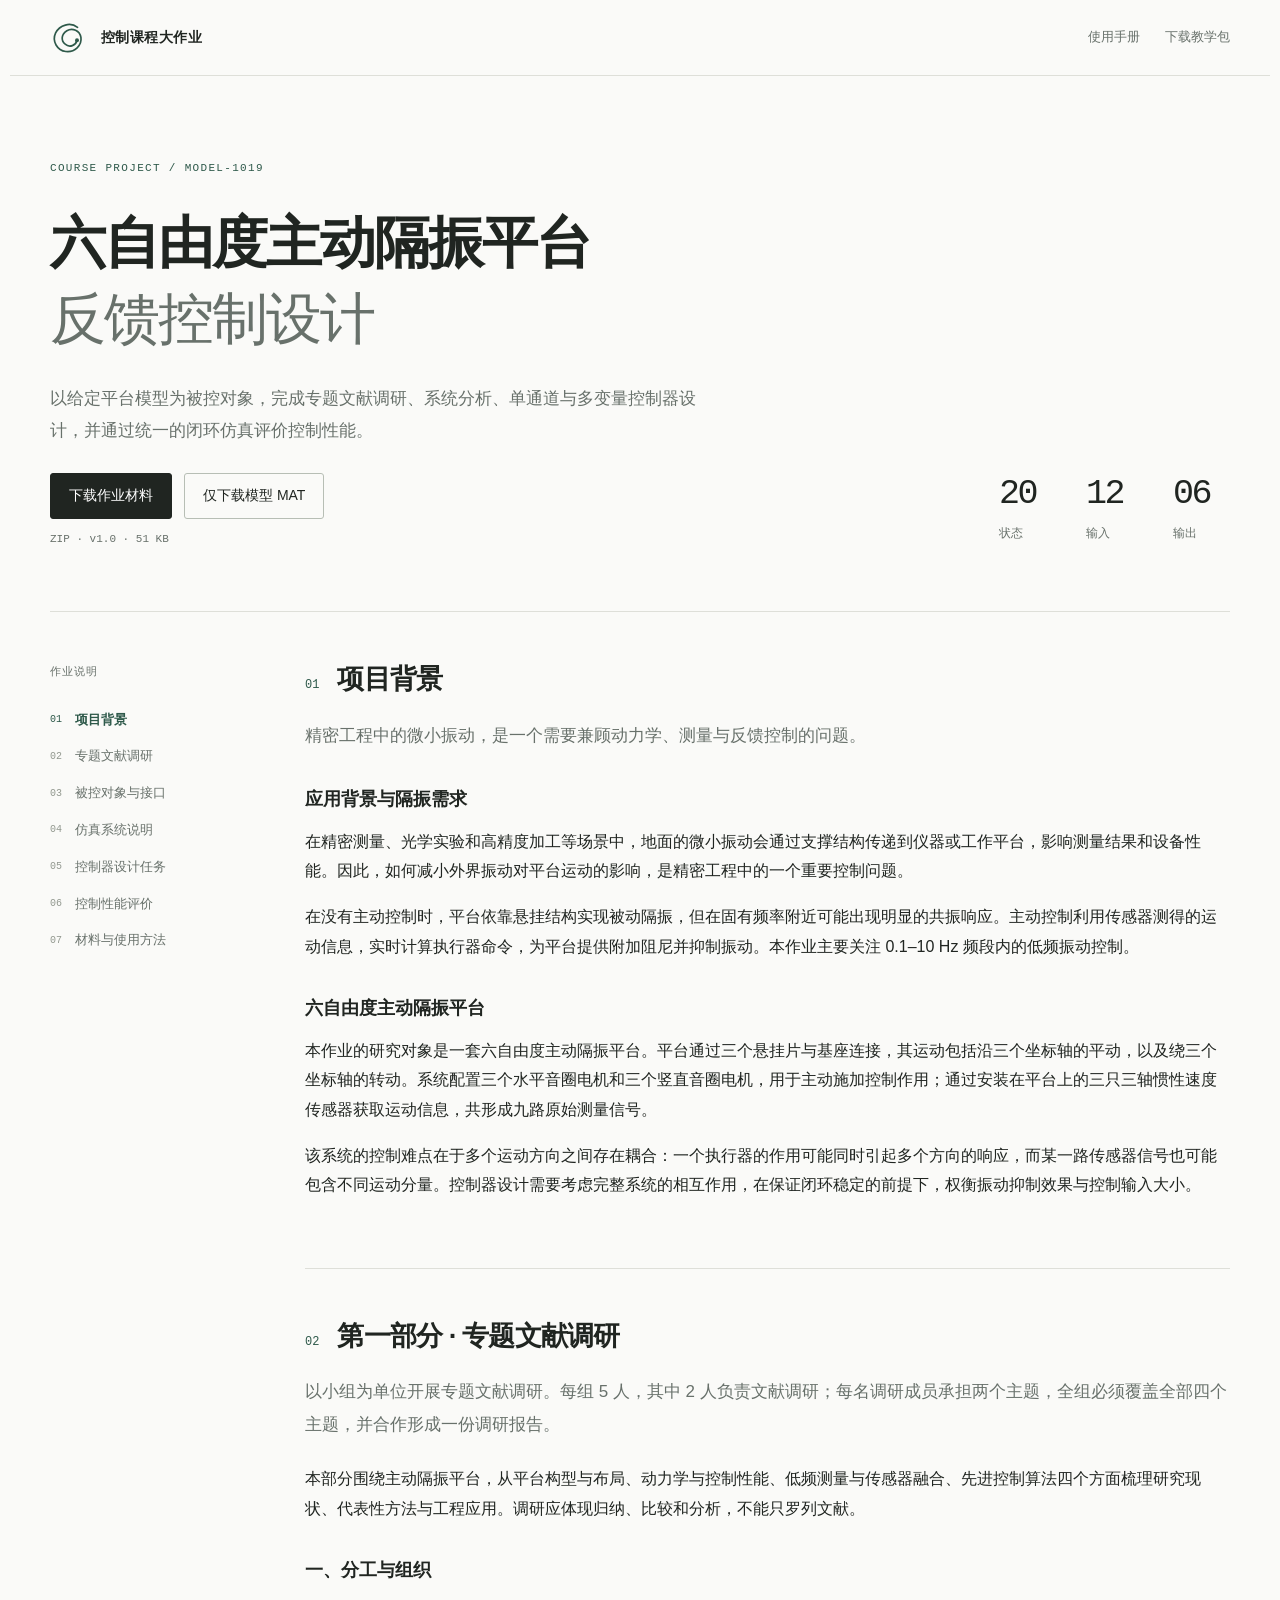
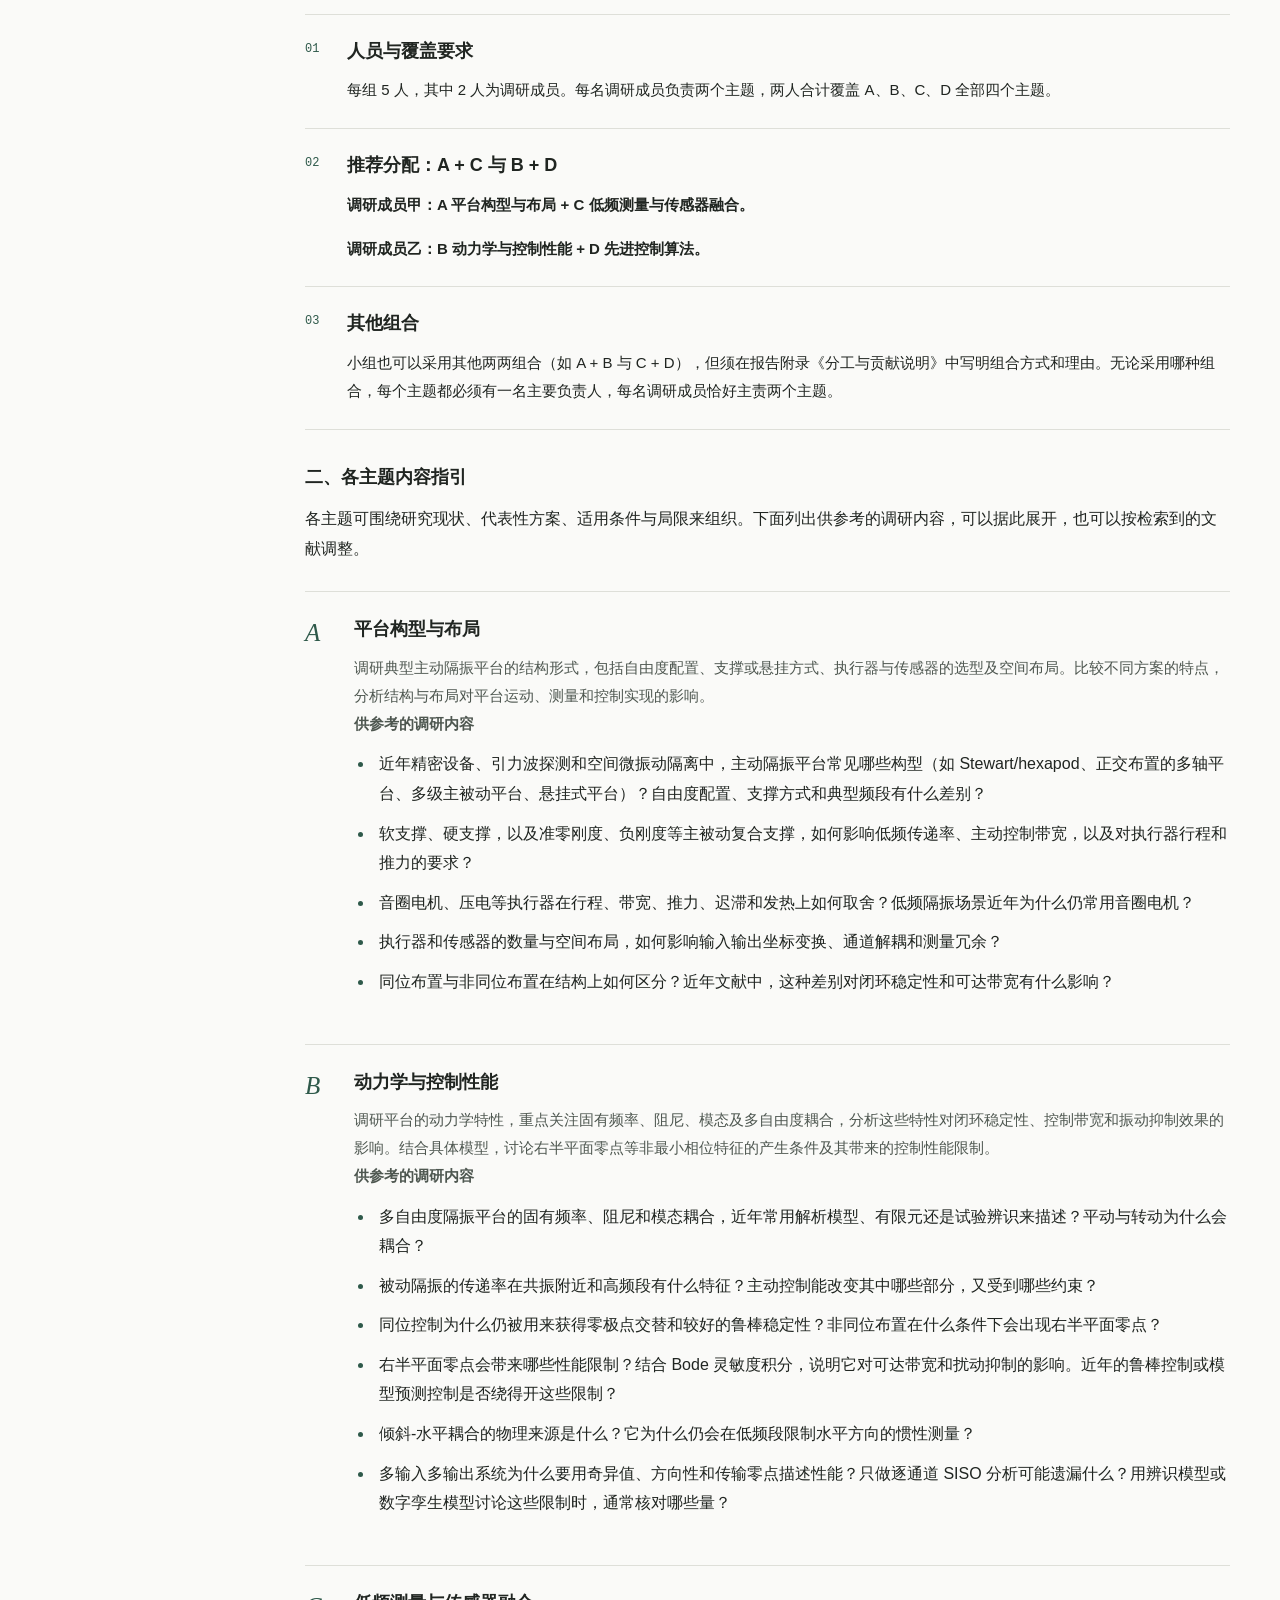
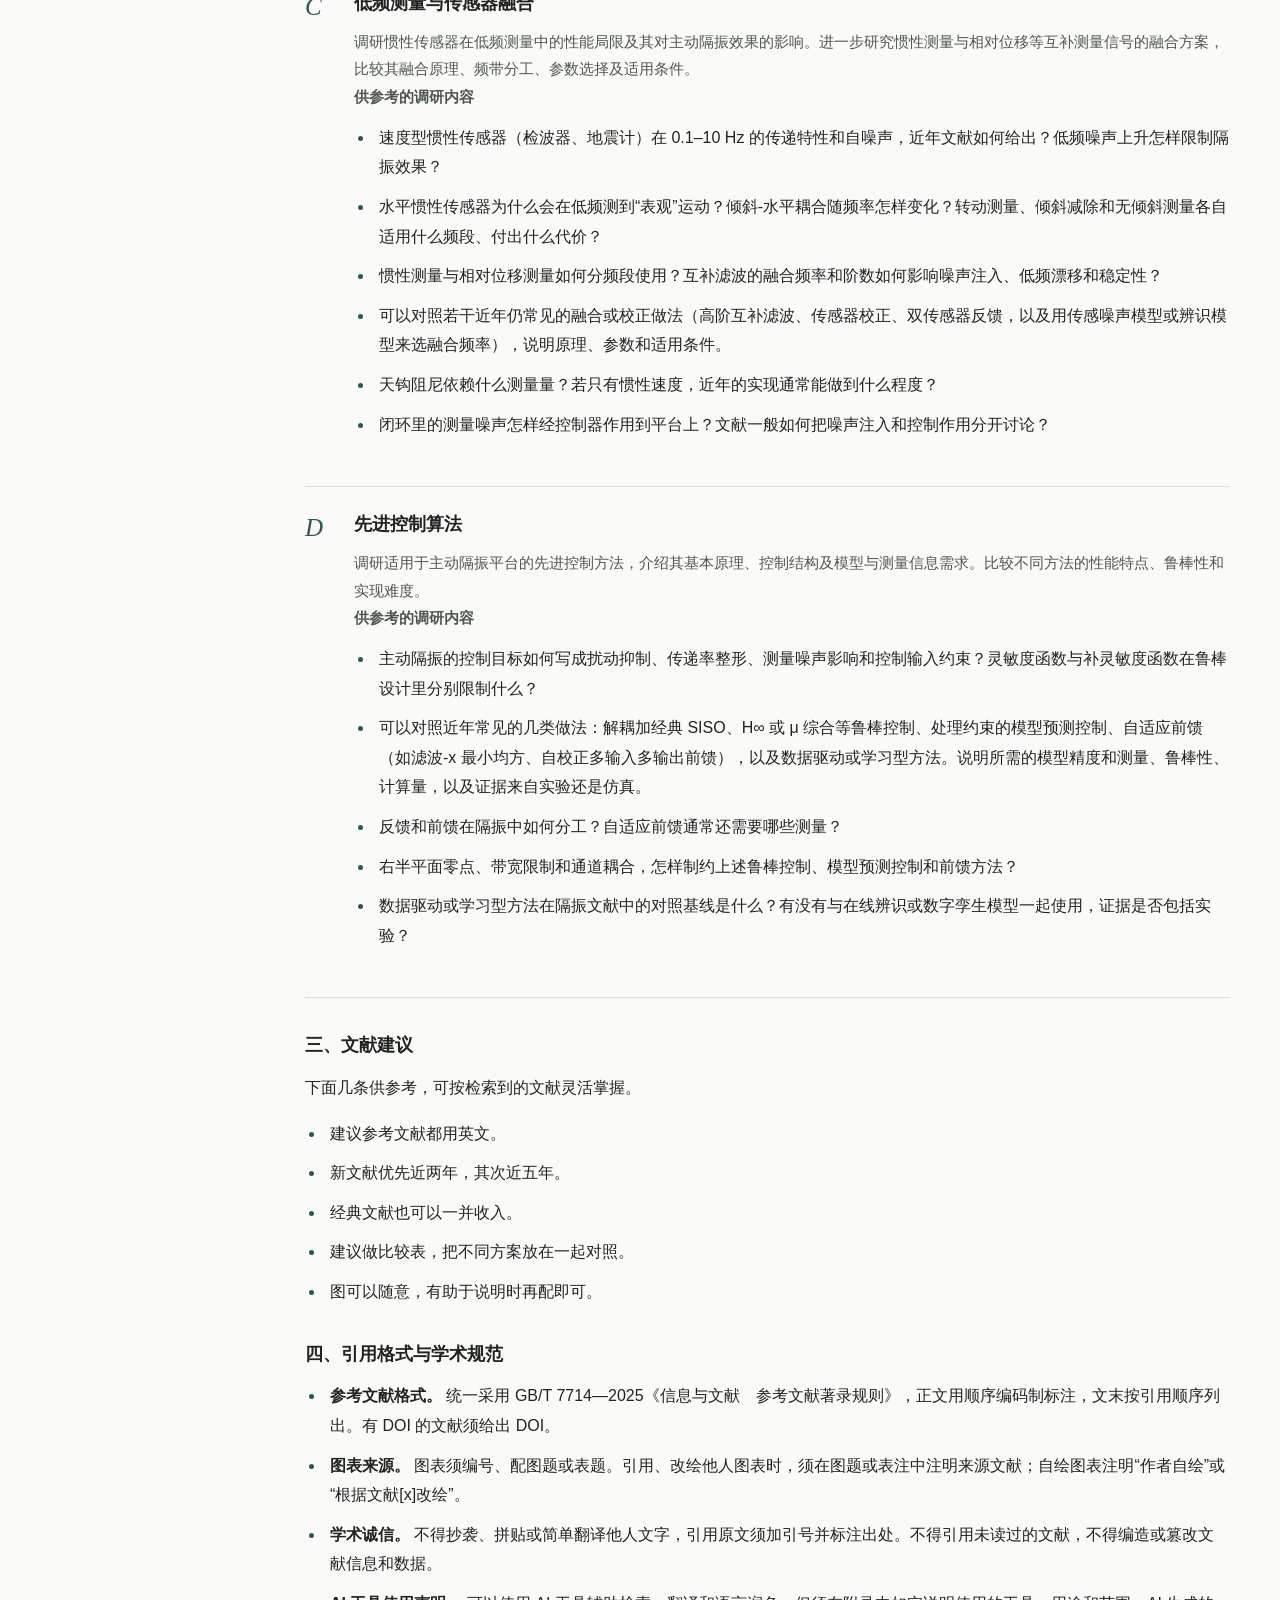
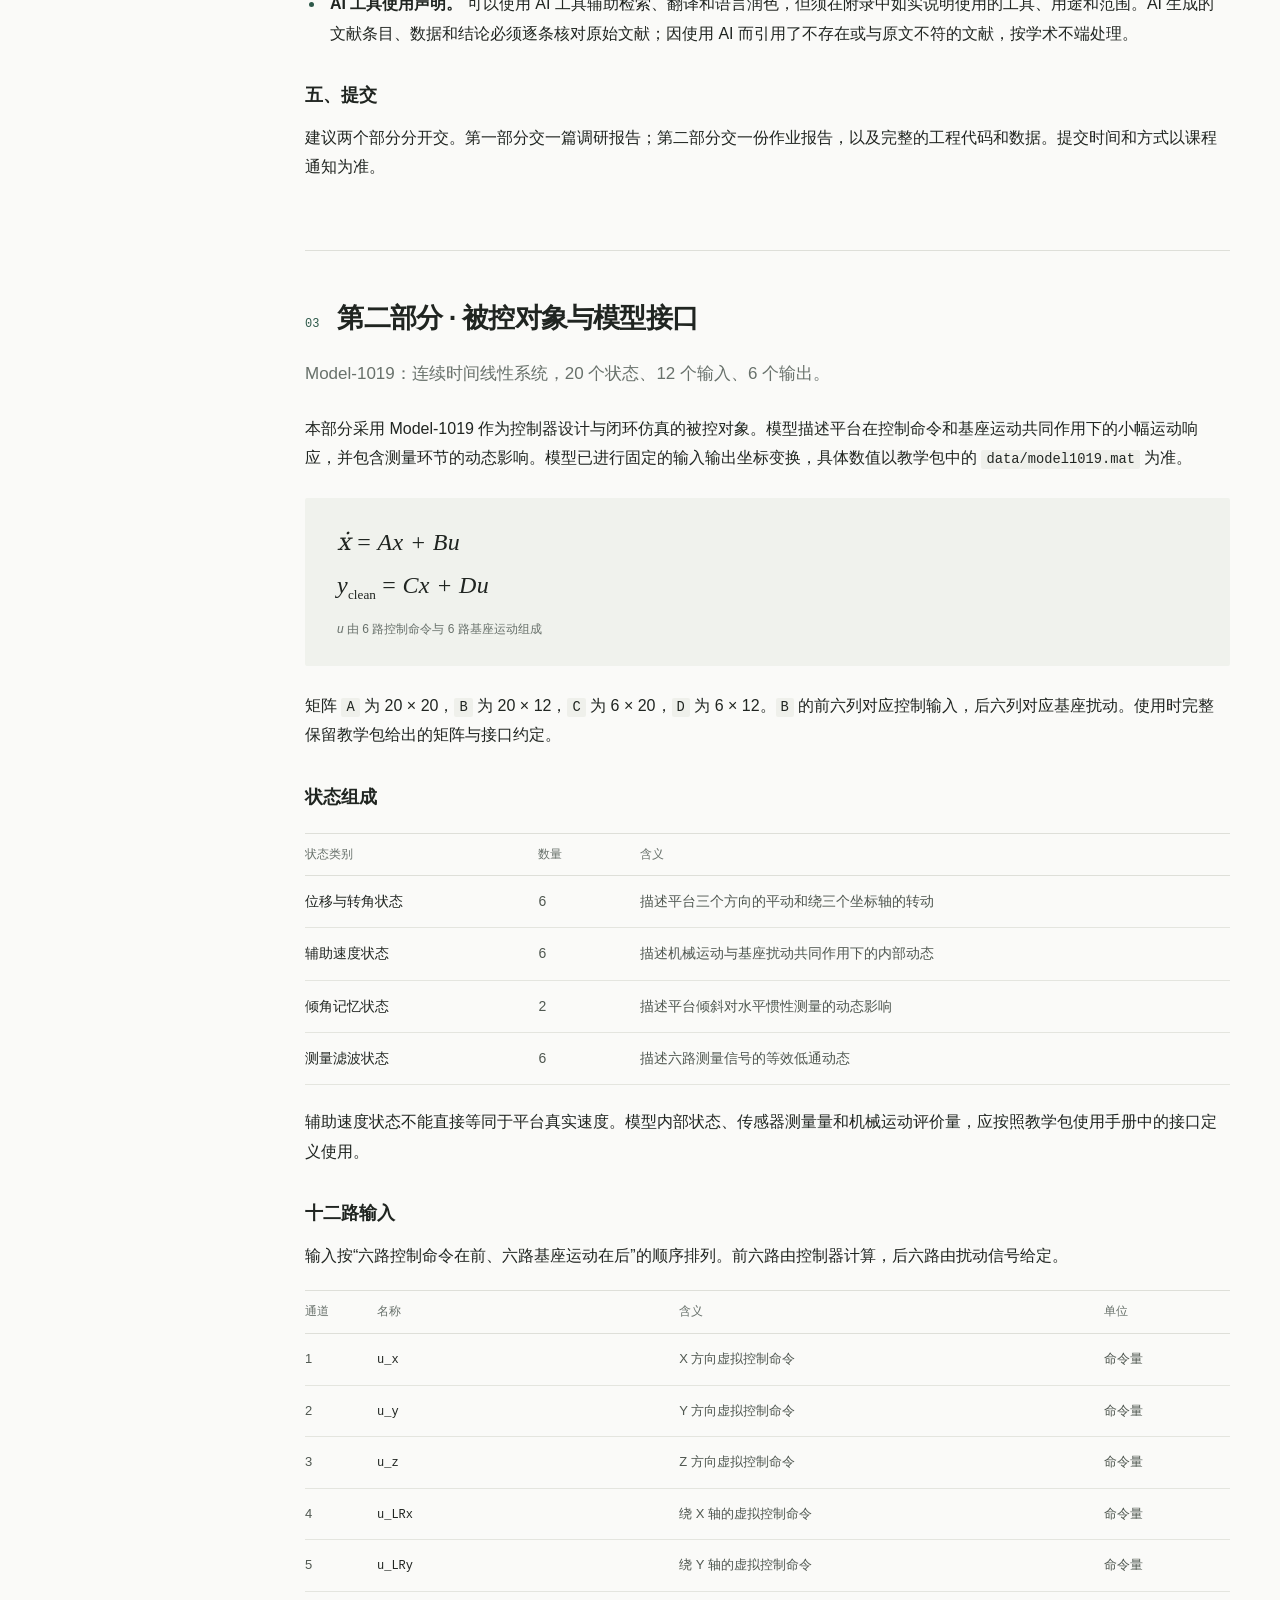
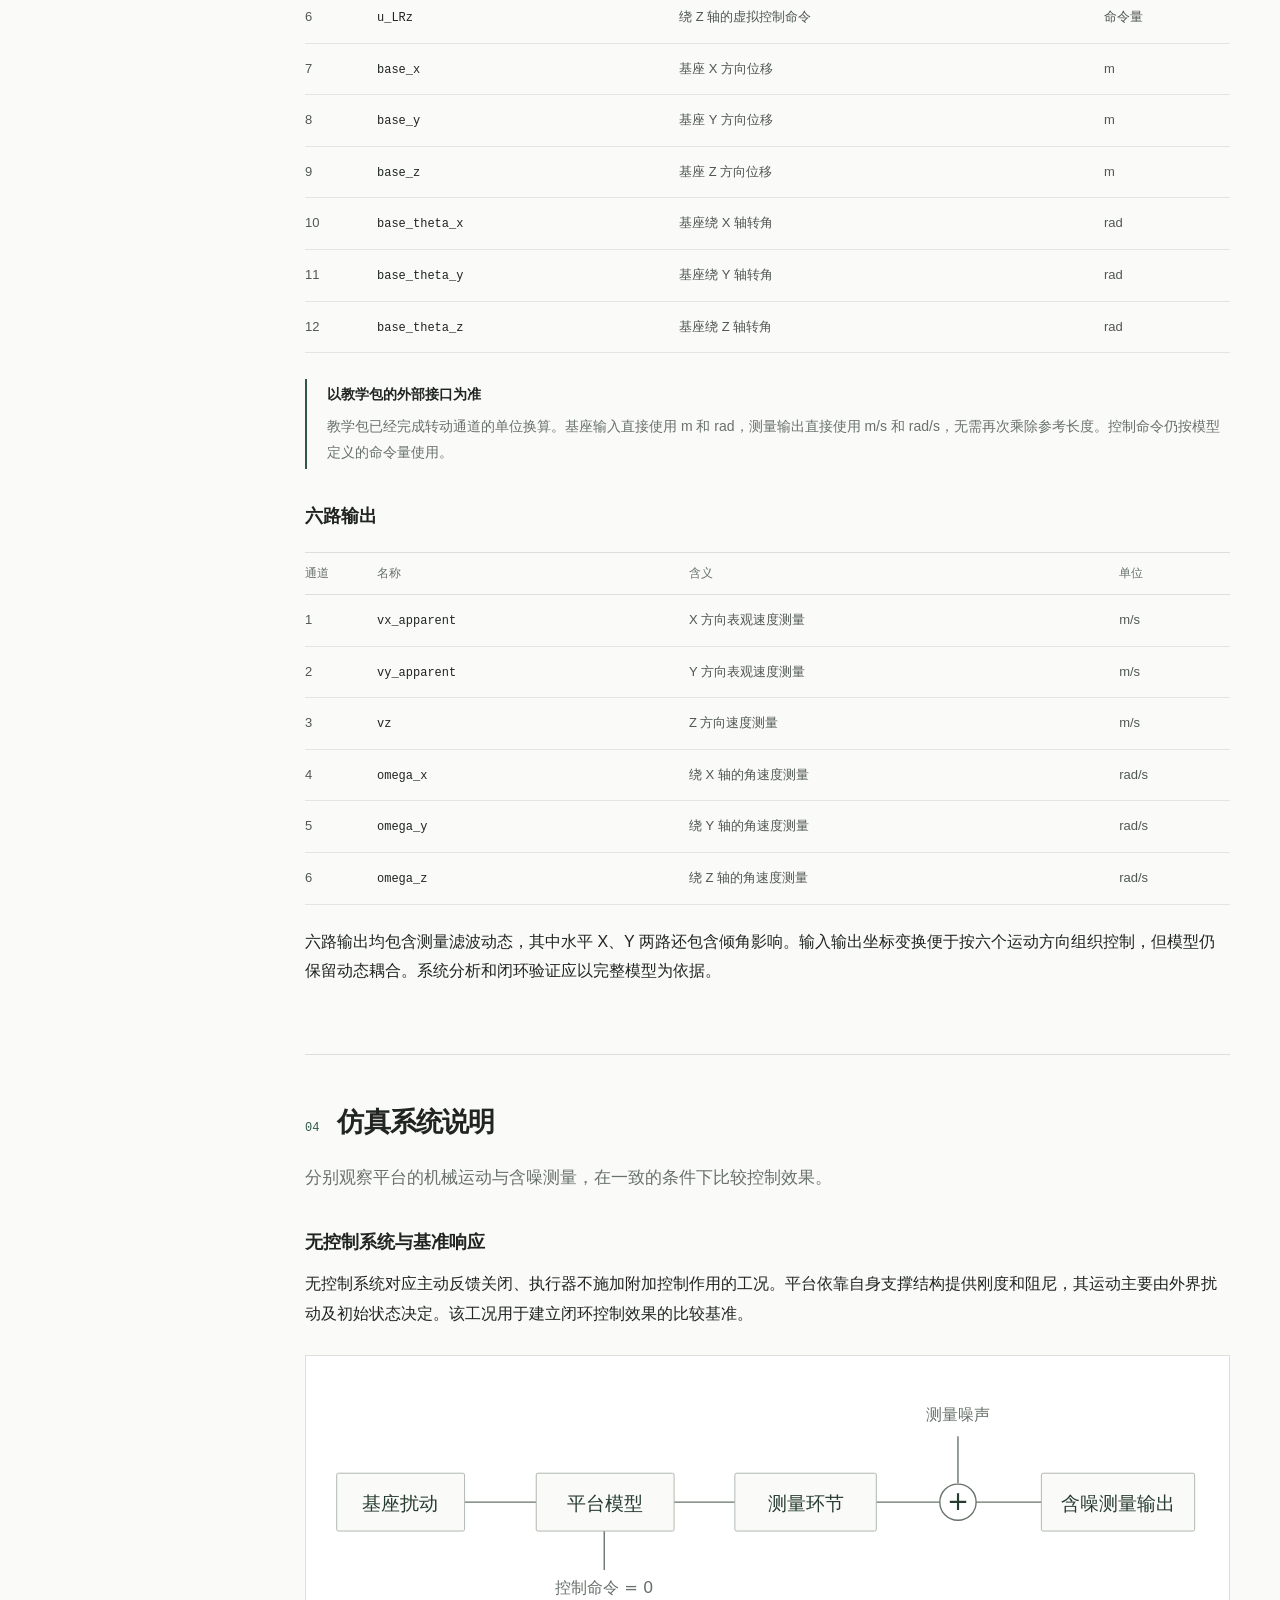
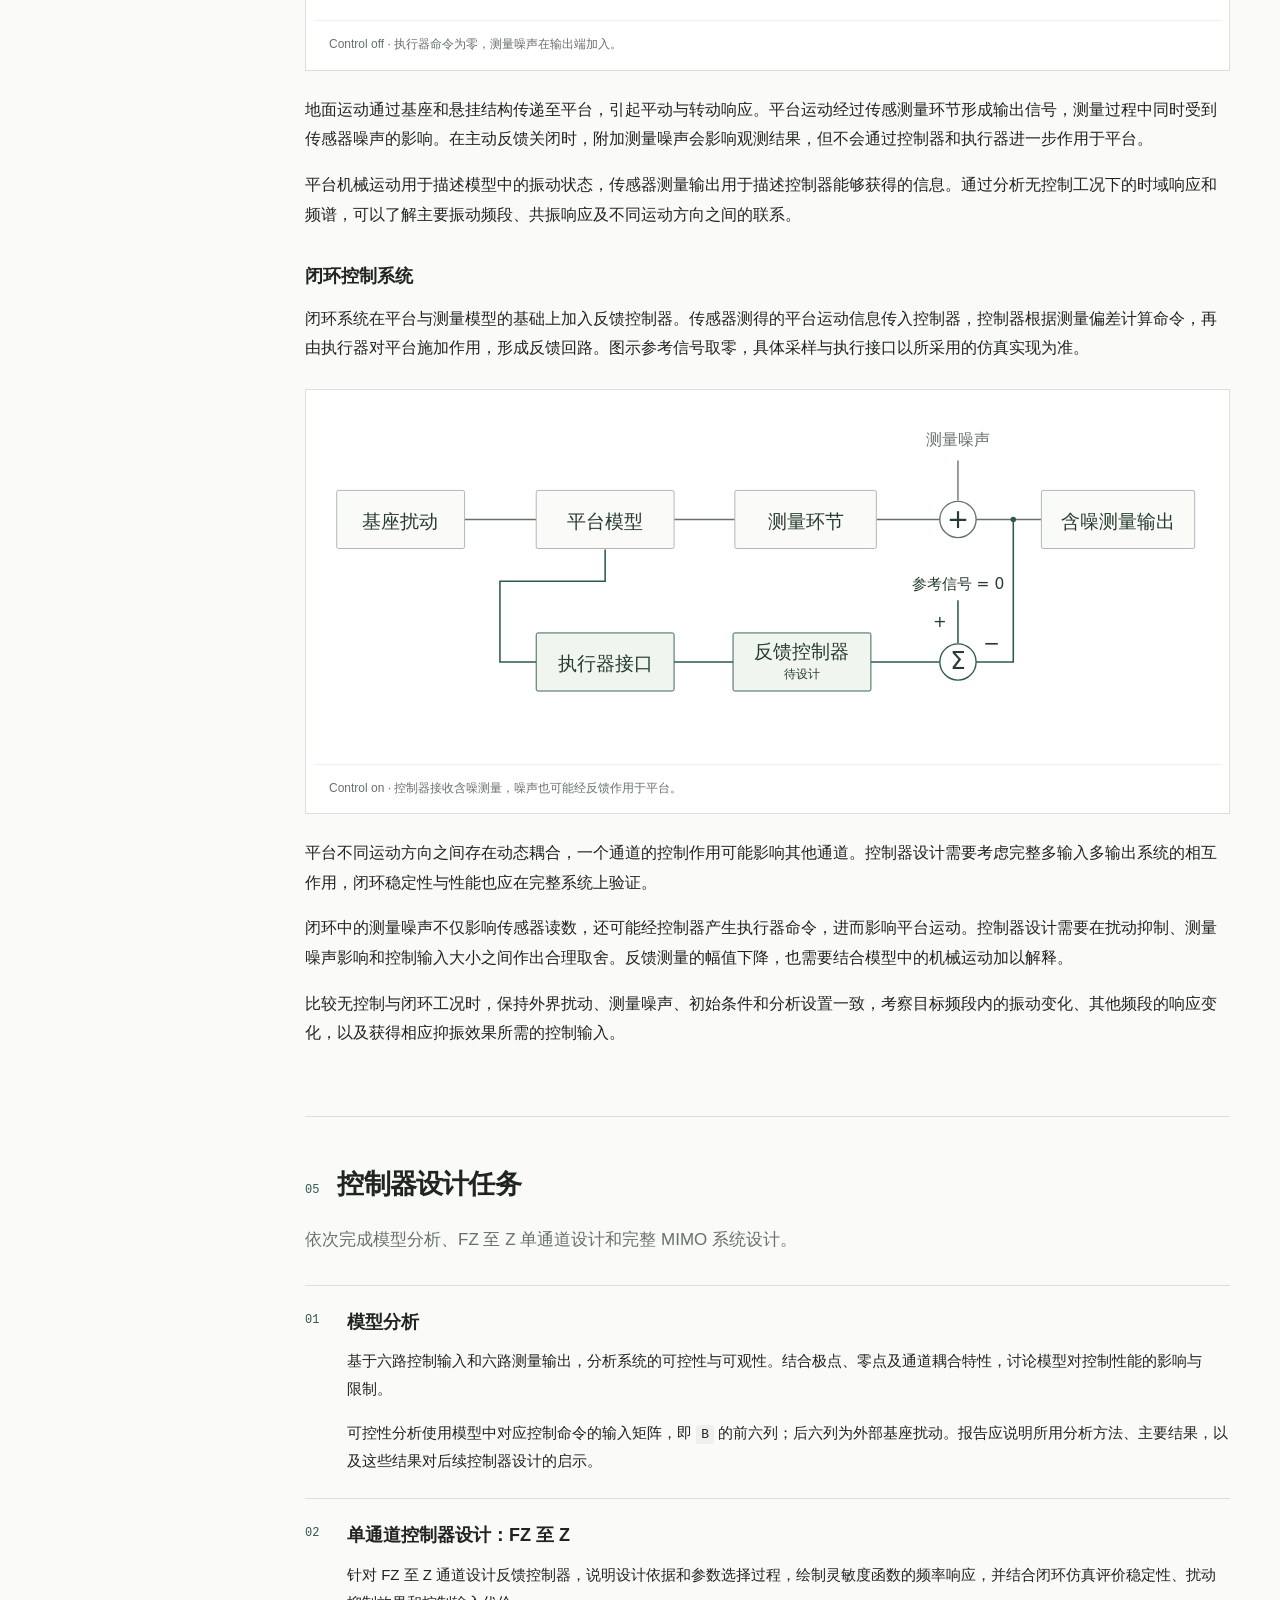
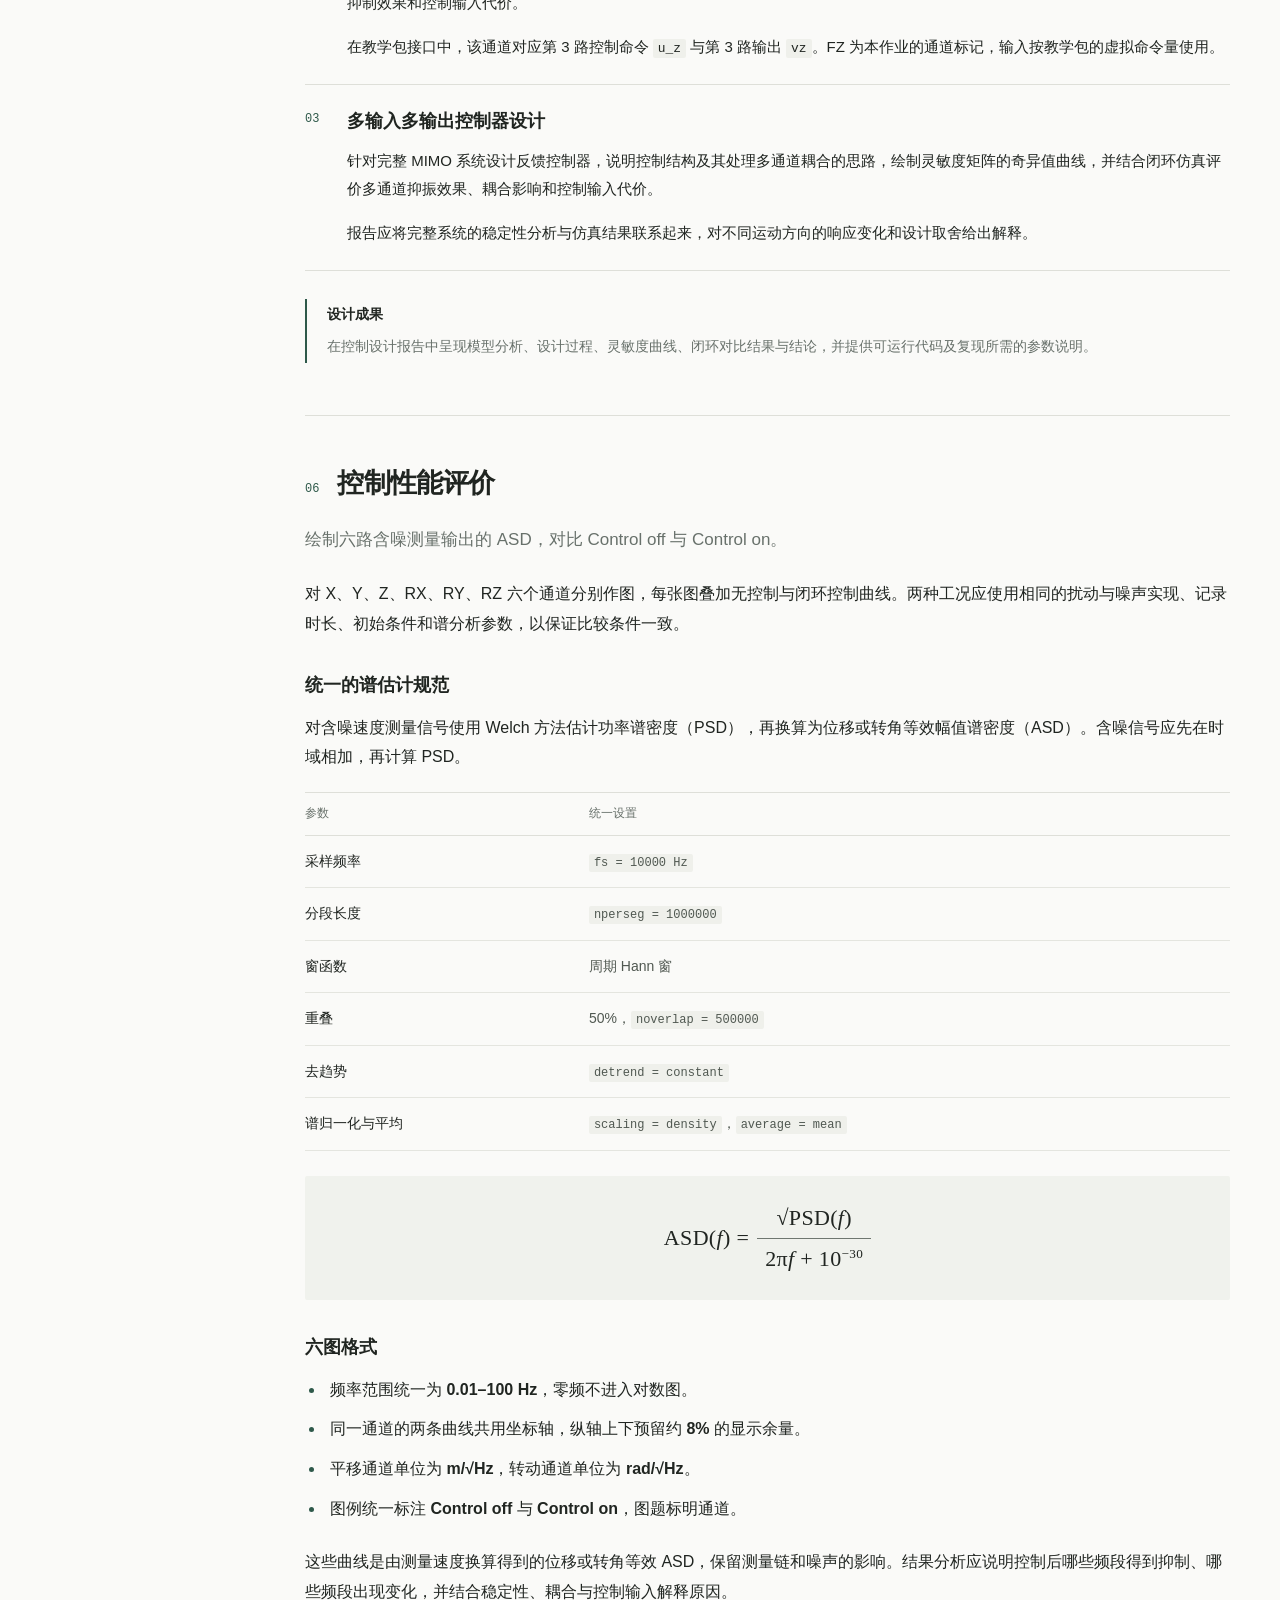
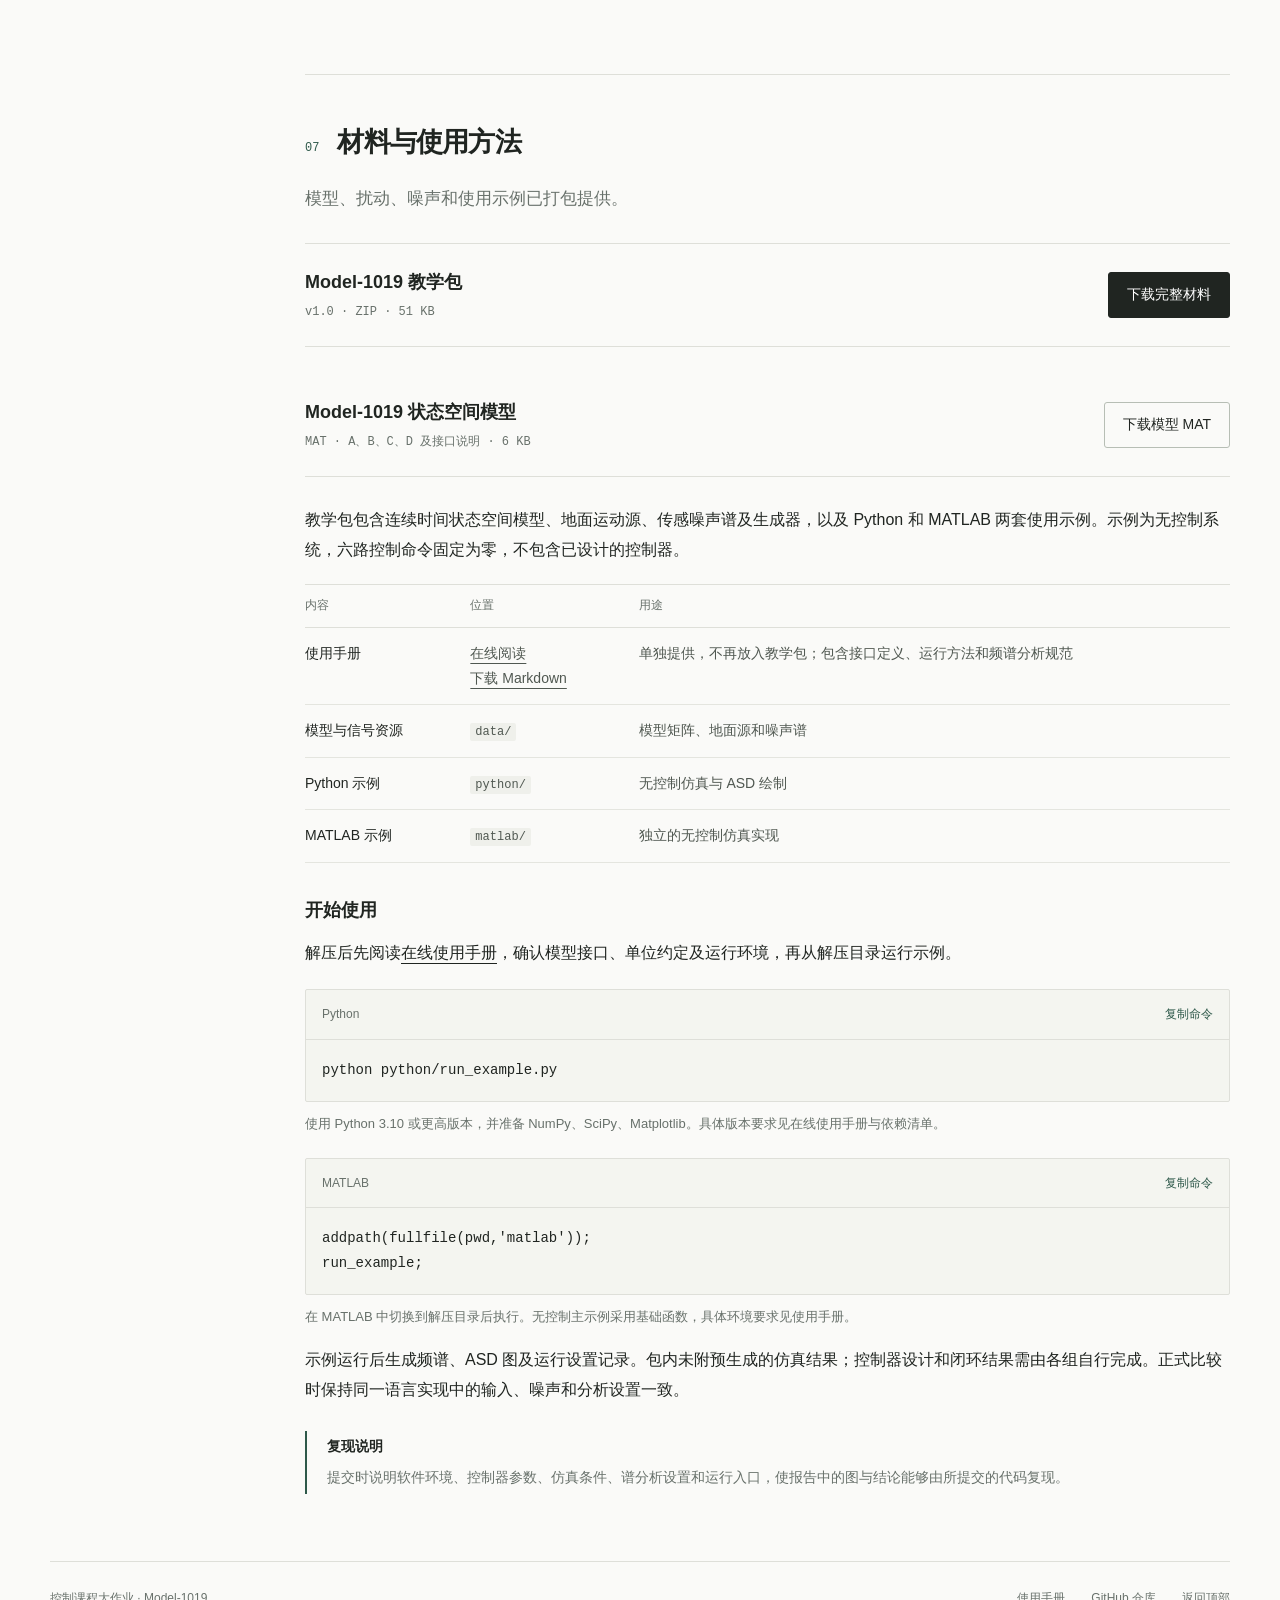
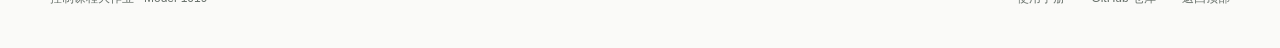
<file: site/index.html>
<!doctype html>
<html lang="zh-CN">
<head>
  <meta charset="utf-8">
  <meta name="viewport" content="width=device-width, initial-scale=1">
  <meta name="theme-color" content="#fafaf8">
  <meta name="description" content="控制课程大作业：以六自由度主动隔振平台 Model-1019 为对象，开展专题文献调研、系统分析、SISO 与 MIMO 控制器设计及闭环性能评价。">
  <title>六自由度主动隔振平台 · 控制课程大作业</title>
  <link rel="icon" href="favicon.svg?v=2" type="image/svg+xml">
  <link rel="stylesheet" href="styles.css">
  <script src="script.js" defer></script>
</head>
<body>
  <a class="skip-link" href="#main-content">跳转到作业正文</a>
  <header class="site-header">
    <a class="wordmark" href="#top" aria-label="控制课程大作业，返回顶部"><img class="brand-mark" src="assets/brandmark.svg" alt=""><span>控制课程大作业</span></a>
    <nav class="header-links" aria-label="站点导航"><a href="docs/">使用手册</a><a href="downloads/model1019_coursework_v1.zip" download>下载教学包</a></nav>
  </header>

  <main id="main-content">
    <section class="hero" id="top" aria-labelledby="page-title">
      <p class="eyebrow">COURSE PROJECT / MODEL-1019</p>
      <h1 id="page-title">六自由度主动隔振平台<br><span>反馈控制设计</span></h1>
      <div class="hero-bottom">
        <div class="hero-description">
          <p>以给定平台模型为被控对象，完成专题文献调研、系统分析、单通道与多变量控制器设计，并通过统一的闭环仿真评价控制性能。</p>
          <div class="hero-actions"><a class="button" href="downloads/model1019_coursework_v1.zip" download>下载作业材料</a><a class="button button-secondary" href="downloads/model1019.mat" download>仅下载模型 MAT</a></div>
          <span class="download-meta">ZIP · v1.0 · 51 KB</span>
        </div>
        <dl class="hero-stats" aria-label="模型规模">
          <div><dt>状态</dt><dd>20</dd></div>
          <div><dt>输入</dt><dd>12</dd></div>
          <div><dt>输出</dt><dd>06</dd></div>
        </dl>
      </div>
    </section>

    <div class="document-layout">
      <aside class="contents">
        <nav aria-label="页面目录">
          <p class="contents-label">作业说明</p>
          <a href="#background"><span>01</span>项目背景</a>
          <a href="#literature"><span>02</span>专题文献调研</a>
          <a href="#model"><span>03</span>被控对象与接口</a>
          <a href="#simulation"><span>04</span>仿真系统说明</a>
          <a href="#design"><span>05</span>控制器设计任务</a>
          <a href="#evaluation"><span>06</span>控制性能评价</a>
          <a href="#materials"><span>07</span>材料与使用方法</a>
        </nav>
      </aside>

      <article class="document">
        <section id="background" class="document-section" aria-labelledby="background-title">
          <div class="section-heading"><span class="section-number">01</span><h2 id="background-title">项目背景</h2></div>
          <p class="section-lead">精密工程中的微小振动，是一个需要兼顾动力学、测量与反馈控制的问题。</p>
          <h3>应用背景与隔振需求</h3>
          <p>在精密测量、光学实验和高精度加工等场景中，地面的微小振动会通过支撑结构传递到仪器或工作平台，影响测量结果和设备性能。因此，如何减小外界振动对平台运动的影响，是精密工程中的一个重要控制问题。</p>
          <p>在没有主动控制时，平台依靠悬挂结构实现被动隔振，但在固有频率附近可能出现明显的共振响应。主动控制利用传感器测得的运动信息，实时计算执行器命令，为平台提供附加阻尼并抑制振动。本作业主要关注 0.1–10 Hz 频段内的低频振动控制。</p>
          <h3>六自由度主动隔振平台</h3>
          <p>本作业的研究对象是一套六自由度主动隔振平台。平台通过三个悬挂片与基座连接，其运动包括沿三个坐标轴的平动，以及绕三个坐标轴的转动。系统配置三个水平音圈电机和三个竖直音圈电机，用于主动施加控制作用；通过安装在平台上的三只三轴惯性速度传感器获取运动信息，共形成九路原始测量信号。</p>
          <p>该系统的控制难点在于多个运动方向之间存在耦合：一个执行器的作用可能同时引起多个方向的响应，而某一路传感器信号也可能包含不同运动分量。控制器设计需要考虑完整系统的相互作用，在保证闭环稳定的前提下，权衡振动抑制效果与控制输入大小。</p>
        </section>

        <section id="literature" class="document-section" aria-labelledby="literature-title">
          <div class="section-heading"><span class="section-number">02</span><h2 id="literature-title">第一部分 · 专题文献调研</h2></div>
          <p class="section-lead">以小组为单位开展专题文献调研。每组 5 人，其中 2 人负责文献调研；每名调研成员承担两个主题，全组必须覆盖全部四个主题，并合作形成一份调研报告。</p>
          <p>本部分围绕主动隔振平台，从平台构型与布局、动力学与控制性能、低频测量与传感器融合、先进控制算法四个方面梳理研究现状、代表性方法与工程应用。调研应体现归纳、比较和分析，不能只罗列文献。</p>

          <h3>一、分工与组织</h3>
          <ol class="task-list">
            <li><h3>人员与覆盖要求</h3><p>每组 5 人，其中 2 人为调研成员。每名调研成员负责两个主题，两人合计覆盖 A、B、C、D 全部四个主题。</p></li>
            <li><h3>推荐分配：A + C 与 B + D</h3><p><strong>调研成员甲：A 平台构型与布局 + C 低频测量与传感器融合。</strong></p><p><strong>调研成员乙：B 动力学与控制性能 + D 先进控制算法。</strong></p></li>
            <li><h3>其他组合</h3><p>小组也可以采用其他两两组合（如 A + B 与 C + D），但须在报告附录《分工与贡献说明》中写明组合方式和理由。无论采用哪种组合，每个主题都必须有一名主要负责人，每名调研成员恰好主责两个主题。</p></li>
          </ol>

          <h3>二、各主题内容指引</h3>
          <p>各主题可围绕研究现状、代表性方案、适用条件与局限来组织。下面列出供参考的调研内容，可以据此展开，也可以按检索到的文献调整。</p>
          <div class="topic-list">
            <section class="topic"><span class="topic-index">A</span><div>
              <h3>平台构型与布局</h3>
              <p>调研典型主动隔振平台的结构形式，包括自由度配置、支撑或悬挂方式、执行器与传感器的选型及空间布局。比较不同方案的特点，分析结构与布局对平台运动、测量和控制实现的影响。</p>
                <p><strong>供参考的调研内容</strong></p>
                <ul class="prose-list">
                  <li>近年精密设备、引力波探测和空间微振动隔离中，主动隔振平台常见哪些构型（如 Stewart/hexapod、正交布置的多轴平台、多级主被动平台、悬挂式平台）？自由度配置、支撑方式和典型频段有什么差别？</li>
                  <li>软支撑、硬支撑，以及准零刚度、负刚度等主被动复合支撑，如何影响低频传递率、主动控制带宽，以及对执行器行程和推力的要求？</li>
                  <li>音圈电机、压电等执行器在行程、带宽、推力、迟滞和发热上如何取舍？低频隔振场景近年为什么仍常用音圈电机？</li>
                  <li>执行器和传感器的数量与空间布局，如何影响输入输出坐标变换、通道解耦和测量冗余？</li>
                  <li>同位布置与非同位布置在结构上如何区分？近年文献中，这种差别对闭环稳定性和可达带宽有什么影响？</li>
                </ul>
            </div></section>
            <section class="topic"><span class="topic-index">B</span><div>
              <h3>动力学与控制性能</h3>
              <p>调研平台的动力学特性，重点关注固有频率、阻尼、模态及多自由度耦合，分析这些特性对闭环稳定性、控制带宽和振动抑制效果的影响。结合具体模型，讨论右半平面零点等非最小相位特征的产生条件及其带来的控制性能限制。</p>
                <p><strong>供参考的调研内容</strong></p>
                <ul class="prose-list">
                  <li>多自由度隔振平台的固有频率、阻尼和模态耦合，近年常用解析模型、有限元还是试验辨识来描述？平动与转动为什么会耦合？</li>
                  <li>被动隔振的传递率在共振附近和高频段有什么特征？主动控制能改变其中哪些部分，又受到哪些约束？</li>
                  <li>同位控制为什么仍被用来获得零极点交替和较好的鲁棒稳定性？非同位布置在什么条件下会出现右半平面零点？</li>
                  <li>右半平面零点会带来哪些性能限制？结合 Bode 灵敏度积分，说明它对可达带宽和扰动抑制的影响。近年的鲁棒控制或模型预测控制是否绕得开这些限制？</li>
                  <li>倾斜-水平耦合的物理来源是什么？它为什么仍会在低频段限制水平方向的惯性测量？</li>
                  <li>多输入多输出系统为什么要用奇异值、方向性和传输零点描述性能？只做逐通道 SISO 分析可能遗漏什么？用辨识模型或数字孪生模型讨论这些限制时，通常核对哪些量？</li>
                </ul>
            </div></section>
            <section class="topic"><span class="topic-index">C</span><div>
              <h3>低频测量与传感器融合</h3>
              <p>调研惯性传感器在低频测量中的性能局限及其对主动隔振效果的影响。进一步研究惯性测量与相对位移等互补测量信号的融合方案，比较其融合原理、频带分工、参数选择及适用条件。</p>
                <p><strong>供参考的调研内容</strong></p>
                <ul class="prose-list">
                  <li>速度型惯性传感器（检波器、地震计）在 0.1–10 Hz 的传递特性和自噪声，近年文献如何给出？低频噪声上升怎样限制隔振效果？</li>
                  <li>水平惯性传感器为什么会在低频测到“表观”运动？倾斜-水平耦合随频率怎样变化？转动测量、倾斜减除和无倾斜测量各自适用什么频段、付出什么代价？</li>
                  <li>惯性测量与相对位移测量如何分频段使用？互补滤波的融合频率和阶数如何影响噪声注入、低频漂移和稳定性？</li>
                  <li>可以对照若干近年仍常见的融合或校正做法（高阶互补滤波、传感器校正、双传感器反馈，以及用传感噪声模型或辨识模型来选融合频率），说明原理、参数和适用条件。</li>
                  <li>天钩阻尼依赖什么测量量？若只有惯性速度，近年的实现通常能做到什么程度？</li>
                  <li>闭环里的测量噪声怎样经控制器作用到平台上？文献一般如何把噪声注入和控制作用分开讨论？</li>
                </ul>
            </div></section>
            <section class="topic"><span class="topic-index">D</span><div>
              <h3>先进控制算法</h3>
              <p>调研适用于主动隔振平台的先进控制方法，介绍其基本原理、控制结构及模型与测量信息需求。比较不同方法的性能特点、鲁棒性和实现难度。</p>
                <p><strong>供参考的调研内容</strong></p>
                <ul class="prose-list">
                  <li>主动隔振的控制目标如何写成扰动抑制、传递率整形、测量噪声影响和控制输入约束？灵敏度函数与补灵敏度函数在鲁棒设计里分别限制什么？</li>
                  <li>可以对照近年常见的几类做法：解耦加经典 SISO、H∞ 或 μ 综合等鲁棒控制、处理约束的模型预测控制、自适应前馈（如滤波-x 最小均方、自校正多输入多输出前馈），以及数据驱动或学习型方法。说明所需的模型精度和测量、鲁棒性、计算量，以及证据来自实验还是仿真。</li>
                  <li>反馈和前馈在隔振中如何分工？自适应前馈通常还需要哪些测量？</li>
                  <li>右半平面零点、带宽限制和通道耦合，怎样制约上述鲁棒控制、模型预测控制和前馈方法？</li>
                  <li>数据驱动或学习型方法在隔振文献中的对照基线是什么？有没有与在线辨识或数字孪生模型一起使用，证据是否包括实验？</li>
                </ul>
            </div></section>
          </div>

          <h3>三、文献建议</h3>
          <p>下面几条供参考，可按检索到的文献灵活掌握。</p>
          <ul class="prose-list">
            <li>建议参考文献都用英文。</li>
            <li>新文献优先近两年，其次近五年。</li>
            <li>经典文献也可以一并收入。</li>
            <li>建议做比较表，把不同方案放在一起对照。</li>
            <li>图可以随意，有助于说明时再配即可。</li>
          </ul>

          <h3>四、引用格式与学术规范</h3>
          <ul class="prose-list">
            <li><strong>参考文献格式。</strong> 统一采用 GB/T 7714—2025《信息与文献　参考文献著录规则》，正文用顺序编码制标注，文末按引用顺序列出。有 DOI 的文献须给出 DOI。</li>
            <li><strong>图表来源。</strong> 图表须编号、配图题或表题。引用、改绘他人图表时，须在图题或表注中注明来源文献；自绘图表注明“作者自绘”或“根据文献[x]改绘”。</li>
            <li><strong>学术诚信。</strong> 不得抄袭、拼贴或简单翻译他人文字，引用原文须加引号并标注出处。不得引用未读过的文献，不得编造或篡改文献信息和数据。</li>
            <li><strong>AI 工具使用声明。</strong> 可以使用 AI 工具辅助检索、翻译和语言润色，但须在附录中如实说明使用的工具、用途和范围。AI 生成的文献条目、数据和结论必须逐条核对原始文献；因使用 AI 而引用了不存在或与原文不符的文献，按学术不端处理。</li>
          </ul>

          <h3>五、提交</h3>
          <p>建议两个部分分开交。第一部分交一篇调研报告；第二部分交一份作业报告，以及完整的工程代码和数据。提交时间和方式以课程通知为准。</p>
        </section>

        <section id="model" class="document-section" aria-labelledby="model-title">
          <div class="section-heading"><span class="section-number">03</span><h2 id="model-title">第二部分 · 被控对象与模型接口</h2></div>
          <p class="section-lead">Model-1019：连续时间线性系统，20 个状态、12 个输入、6 个输出。</p>
          <p>本部分采用 Model-1019 作为控制器设计与闭环仿真的被控对象。模型描述平台在控制命令和基座运动共同作用下的小幅运动响应，并包含测量环节的动态影响。模型已进行固定的输入输出坐标变换，具体数值以教学包中的 <code>data/model1019.mat</code> 为准。</p>
          <div class="equation" aria-label="状态方程：x 的时间导数等于 A x 加 B u。无附加噪声输出等于 C x 加 D u。">
            <div><span class="math-variable">ẋ</span> = <span class="math-variable">Ax + Bu</span></div>
            <div><span class="math-variable">y</span><sub>clean</sub> = <span class="math-variable">Cx + Du</span></div>
            <p><span class="math-variable">u</span> 由 6 路控制命令与 6 路基座运动组成</p>
          </div>
          <p>矩阵 <code>A</code> 为 20 × 20，<code>B</code> 为 20 × 12，<code>C</code> 为 6 × 20，<code>D</code> 为 6 × 12。<code>B</code> 的前六列对应控制输入，后六列对应基座扰动。使用时完整保留教学包给出的矩阵与接口约定。</p>

          <h3>状态组成</h3>
          <div class="table-scroll" role="region" aria-label="模型状态组成" tabindex="0"><table><thead><tr><th scope="col">状态类别</th><th scope="col">数量</th><th scope="col">含义</th></tr></thead><tbody>
            <tr><th scope="row">位移与转角状态</th><td>6</td><td>描述平台三个方向的平动和绕三个坐标轴的转动</td></tr>
            <tr><th scope="row">辅助速度状态</th><td>6</td><td>描述机械运动与基座扰动共同作用下的内部动态</td></tr>
            <tr><th scope="row">倾角记忆状态</th><td>2</td><td>描述平台倾斜对水平惯性测量的动态影响</td></tr>
            <tr><th scope="row">测量滤波状态</th><td>6</td><td>描述六路测量信号的等效低通动态</td></tr>
          </tbody></table></div>
          <p>辅助速度状态不能直接等同于平台真实速度。模型内部状态、传感器测量量和机械运动评价量，应按照教学包使用手册中的接口定义使用。</p>

          <h3>十二路输入</h3>
          <p>输入按“六路控制命令在前、六路基座运动在后”的顺序排列。前六路由控制器计算，后六路由扰动信号给定。</p>
          <div class="table-scroll" role="region" aria-label="十二路输入定义" tabindex="0"><table class="channel-table"><thead><tr><th scope="col">通道</th><th scope="col">名称</th><th scope="col">含义</th><th scope="col">单位</th></tr></thead><tbody>
            <tr><td>1</td><th scope="row"><code>u_x</code></th><td>X 方向虚拟控制命令</td><td>命令量</td></tr>
            <tr><td>2</td><th scope="row"><code>u_y</code></th><td>Y 方向虚拟控制命令</td><td>命令量</td></tr>
            <tr><td>3</td><th scope="row"><code>u_z</code></th><td>Z 方向虚拟控制命令</td><td>命令量</td></tr>
            <tr><td>4</td><th scope="row"><code>u_LRx</code></th><td>绕 X 轴的虚拟控制命令</td><td>命令量</td></tr>
            <tr><td>5</td><th scope="row"><code>u_LRy</code></th><td>绕 Y 轴的虚拟控制命令</td><td>命令量</td></tr>
            <tr><td>6</td><th scope="row"><code>u_LRz</code></th><td>绕 Z 轴的虚拟控制命令</td><td>命令量</td></tr>
            <tr class="group-start"><td>7</td><th scope="row"><code>base_x</code></th><td>基座 X 方向位移</td><td>m</td></tr>
            <tr><td>8</td><th scope="row"><code>base_y</code></th><td>基座 Y 方向位移</td><td>m</td></tr>
            <tr><td>9</td><th scope="row"><code>base_z</code></th><td>基座 Z 方向位移</td><td>m</td></tr>
            <tr><td>10</td><th scope="row"><code>base_theta_x</code></th><td>基座绕 X 轴转角</td><td>rad</td></tr>
            <tr><td>11</td><th scope="row"><code>base_theta_y</code></th><td>基座绕 Y 轴转角</td><td>rad</td></tr>
            <tr><td>12</td><th scope="row"><code>base_theta_z</code></th><td>基座绕 Z 轴转角</td><td>rad</td></tr>
          </tbody></table></div>
          <div class="note"><strong>以教学包的外部接口为准</strong><p>教学包已经完成转动通道的单位换算。基座输入直接使用 m 和 rad，测量输出直接使用 m/s 和 rad/s，无需再次乘除参考长度。控制命令仍按模型定义的命令量使用。</p></div>

          <h3>六路输出</h3>
          <div class="table-scroll" role="region" aria-label="六路输出定义" tabindex="0"><table class="channel-table"><thead><tr><th scope="col">通道</th><th scope="col">名称</th><th scope="col">含义</th><th scope="col">单位</th></tr></thead><tbody>
            <tr><td>1</td><th scope="row"><code>vx_apparent</code></th><td>X 方向表观速度测量</td><td>m/s</td></tr>
            <tr><td>2</td><th scope="row"><code>vy_apparent</code></th><td>Y 方向表观速度测量</td><td>m/s</td></tr>
            <tr><td>3</td><th scope="row"><code>vz</code></th><td>Z 方向速度测量</td><td>m/s</td></tr>
            <tr><td>4</td><th scope="row"><code>omega_x</code></th><td>绕 X 轴的角速度测量</td><td>rad/s</td></tr>
            <tr><td>5</td><th scope="row"><code>omega_y</code></th><td>绕 Y 轴的角速度测量</td><td>rad/s</td></tr>
            <tr><td>6</td><th scope="row"><code>omega_z</code></th><td>绕 Z 轴的角速度测量</td><td>rad/s</td></tr>
          </tbody></table></div>
          <p>六路输出均包含测量滤波动态，其中水平 X、Y 两路还包含倾角影响。输入输出坐标变换便于按六个运动方向组织控制，但模型仍保留动态耦合。系统分析和闭环验证应以完整模型为依据。</p>
        </section>

        <section id="simulation" class="document-section" aria-labelledby="simulation-title">
          <div class="section-heading"><span class="section-number">04</span><h2 id="simulation-title">仿真系统说明</h2></div>
          <p class="section-lead">分别观察平台的机械运动与含噪测量，在一致的条件下比较控制效果。</p>
          <h3>无控制系统与基准响应</h3>
          <p>无控制系统对应主动反馈关闭、执行器不施加附加控制作用的工况。平台依靠自身支撑结构提供刚度和阻尼，其运动主要由外界扰动及初始状态决定。该工况用于建立闭环控制效果的比较基准。</p>
          <figure class="system-figure"><img src="assets/control-off.svg" width="1000" height="270" loading="lazy" alt="无控制信号路径：基座扰动作用于平台模型，平台响应经过测量环节，再叠加测量噪声形成含噪输出；控制命令为零。"><figcaption>Control off · 执行器命令为零，测量噪声在输出端加入。</figcaption></figure>
          <p>地面运动通过基座和悬挂结构传递至平台，引起平动与转动响应。平台运动经过传感测量环节形成输出信号，测量过程中同时受到传感器噪声的影响。在主动反馈关闭时，附加测量噪声会影响观测结果，但不会通过控制器和执行器进一步作用于平台。</p>
          <p>平台机械运动用于描述模型中的振动状态，传感器测量输出用于描述控制器能够获得的信息。通过分析无控制工况下的时域响应和频谱，可以了解主要振动频段、共振响应及不同运动方向之间的联系。</p>
          <h3>闭环控制系统</h3>
          <p>闭环系统在平台与测量模型的基础上加入反馈控制器。传感器测得的平台运动信息传入控制器，控制器根据测量偏差计算命令，再由执行器对平台施加作用，形成反馈回路。图示参考信号取零，具体采样与执行接口以所采用的仿真实现为准。</p>
          <figure class="system-figure"><img src="assets/closed-loop.svg" width="1000" height="390" loading="lazy" alt="闭环信号路径：含噪测量输出与零参考形成误差，经待设计控制器及执行器接口作用于平台；基座扰动和测量噪声分别进入系统。"><figcaption>Control on · 控制器接收含噪测量，噪声也可能经反馈作用于平台。</figcaption></figure>
          <p>平台不同运动方向之间存在动态耦合，一个通道的控制作用可能影响其他通道。控制器设计需要考虑完整多输入多输出系统的相互作用，闭环稳定性与性能也应在完整系统上验证。</p>
          <p>闭环中的测量噪声不仅影响传感器读数，还可能经控制器产生执行器命令，进而影响平台运动。控制器设计需要在扰动抑制、测量噪声影响和控制输入大小之间作出合理取舍。反馈测量的幅值下降，也需要结合模型中的机械运动加以解释。</p>
          <p>比较无控制与闭环工况时，保持外界扰动、测量噪声、初始条件和分析设置一致，考察目标频段内的振动变化、其他频段的响应变化，以及获得相应抑振效果所需的控制输入。</p>
        </section>

        <section id="design" class="document-section" aria-labelledby="design-title">
          <div class="section-heading"><span class="section-number">05</span><h2 id="design-title">控制器设计任务</h2></div>
          <p class="section-lead">依次完成模型分析、FZ 至 Z 单通道设计和完整 MIMO 系统设计。</p>
          <ol class="task-list">
            <li><h3>模型分析</h3><p>基于六路控制输入和六路测量输出，分析系统的可控性与可观性。结合极点、零点及通道耦合特性，讨论模型对控制性能的影响与限制。</p><p>可控性分析使用模型中对应控制命令的输入矩阵，即 <code>B</code> 的前六列；后六列为外部基座扰动。报告应说明所用分析方法、主要结果，以及这些结果对后续控制器设计的启示。</p></li>
            <li><h3>单通道控制器设计：FZ 至 Z</h3><p>针对 FZ 至 Z 通道设计反馈控制器，说明设计依据和参数选择过程，绘制灵敏度函数的频率响应，并结合闭环仿真评价稳定性、扰动抑制效果和控制输入代价。</p><p>在教学包接口中，该通道对应第 3 路控制命令 <code>u_z</code> 与第 3 路输出 <code>vz</code>。FZ 为本作业的通道标记，输入按教学包的虚拟命令量使用。</p></li>
            <li><h3>多输入多输出控制器设计</h3><p>针对完整 MIMO 系统设计反馈控制器，说明控制结构及其处理多通道耦合的思路，绘制灵敏度矩阵的奇异值曲线，并结合闭环仿真评价多通道抑振效果、耦合影响和控制输入代价。</p><p>报告应将完整系统的稳定性分析与仿真结果联系起来，对不同运动方向的响应变化和设计取舍给出解释。</p></li>
          </ol>
          <div class="note"><strong>设计成果</strong><p>在控制设计报告中呈现模型分析、设计过程、灵敏度曲线、闭环对比结果与结论，并提供可运行代码及复现所需的参数说明。</p></div>
        </section>

        <section id="evaluation" class="document-section" aria-labelledby="evaluation-title">
          <div class="section-heading"><span class="section-number">06</span><h2 id="evaluation-title">控制性能评价</h2></div>
          <p class="section-lead">绘制六路含噪测量输出的 ASD，对比 Control off 与 Control on。</p>
          <p>对 X、Y、Z、RX、RY、RZ 六个通道分别作图，每张图叠加无控制与闭环控制曲线。两种工况应使用相同的扰动与噪声实现、记录时长、初始条件和谱分析参数，以保证比较条件一致。</p>
          <h3>统一的谱估计规范</h3>
          <p>对含噪速度测量信号使用 Welch 方法估计功率谱密度（PSD），再换算为位移或转角等效幅值谱密度（ASD）。含噪信号应先在时域相加，再计算 PSD。</p>
          <div class="table-scroll" role="region" aria-label="Welch 参数" tabindex="0"><table><thead><tr><th scope="col">参数</th><th scope="col">统一设置</th></tr></thead><tbody>
            <tr><th scope="row">采样频率</th><td><code>fs = 10000 Hz</code></td></tr>
            <tr><th scope="row">分段长度</th><td><code>nperseg = 1000000</code></td></tr>
            <tr><th scope="row">窗函数</th><td>周期 Hann 窗</td></tr>
            <tr><th scope="row">重叠</th><td>50%，<code>noverlap = 500000</code></td></tr>
            <tr><th scope="row">去趋势</th><td><code>detrend = constant</code></td></tr>
            <tr><th scope="row">谱归一化与平均</th><td><code>scaling = density</code>，<code>average = mean</code></td></tr>
          </tbody></table></div>
          <div class="equation asd-equation" aria-label="ASD 等于 PSD 的平方根，除以二乘以圆周率乘以频率加十的负三十次方">
            <span>ASD(<var>f</var>) = </span><span class="fraction"><span>√PSD(<var>f</var>)</span><span>2π<var>f</var> + 10<sup>−30</sup></span></span>
          </div>
          <h3>六图格式</h3>
          <ul class="prose-list">
            <li>频率范围统一为 <strong>0.01–100 Hz</strong>，零频不进入对数图。</li>
            <li>同一通道的两条曲线共用坐标轴，纵轴上下预留约 <strong>8%</strong> 的显示余量。</li>
            <li>平移通道单位为 <strong>m/√Hz</strong>，转动通道单位为 <strong>rad/√Hz</strong>。</li>
            <li>图例统一标注 <strong>Control off</strong> 与 <strong>Control on</strong>，图题标明通道。</li>
          </ul>
          <p>这些曲线是由测量速度换算得到的位移或转角等效 ASD，保留测量链和噪声的影响。结果分析应说明控制后哪些频段得到抑制、哪些频段出现变化，并结合稳定性、耦合与控制输入解释原因。</p>
        </section>

        <section id="materials" class="document-section" aria-labelledby="materials-title">
          <div class="section-heading"><span class="section-number">07</span><h2 id="materials-title">材料与使用方法</h2></div>
          <p class="section-lead">模型、扰动、噪声和使用示例已打包提供。</p>
          <div class="download-row"><div><h3>Model-1019 教学包</h3><p>v1.0 · ZIP · 51 KB</p></div><a class="button" href="downloads/model1019_coursework_v1.zip" download>下载完整材料</a></div>
          <div class="download-row model-download"><div><h3>Model-1019 状态空间模型</h3><p>MAT · A、B、C、D 及接口说明 · 6 KB</p></div><a class="button button-secondary" href="downloads/model1019.mat" download>下载模型 MAT</a></div>
          <p>教学包包含连续时间状态空间模型、地面运动源、传感噪声谱及生成器，以及 Python 和 MATLAB 两套使用示例。示例为无控制系统，六路控制命令固定为零，不包含已设计的控制器。</p>
          <div class="table-scroll" role="region" aria-label="教学包文件说明" tabindex="0"><table><thead><tr><th scope="col">内容</th><th scope="col">位置</th><th scope="col">用途</th></tr></thead><tbody>
            <tr><th scope="row">使用手册</th><td><a href="docs/">在线阅读</a><br><a href="docs/USER_GUIDE.md" download>下载 Markdown</a></td><td>单独提供，不再放入教学包；包含接口定义、运行方法和频谱分析规范</td></tr>
            <tr><th scope="row">模型与信号资源</th><td><code>data/</code></td><td>模型矩阵、地面源和噪声谱</td></tr>
            <tr><th scope="row">Python 示例</th><td><code>python/</code></td><td>无控制仿真与 ASD 绘制</td></tr>
            <tr><th scope="row">MATLAB 示例</th><td><code>matlab/</code></td><td>独立的无控制仿真实现</td></tr>
          </tbody></table></div>
          <h3>开始使用</h3>
          <p>解压后先阅读<a href="docs/">在线使用手册</a>，确认模型接口、单位约定及运行环境，再从解压目录运行示例。</p>
          <div class="command"><div class="command-header"><span>Python</span><button class="copy-button" type="button" data-copy="python python/run_example.py" aria-label="复制 Python 运行命令">复制命令</button></div><pre><code>python python/run_example.py</code></pre></div>
          <p class="small-text">使用 Python 3.10 或更高版本，并准备 NumPy、SciPy、Matplotlib。具体版本要求见在线使用手册与依赖清单。</p>
          <div class="command"><div class="command-header"><span>MATLAB</span><button class="copy-button" type="button" data-copy="addpath(fullfile(pwd,'matlab'));&#10;run_example;" aria-label="复制 MATLAB 运行命令">复制命令</button></div><pre><code>addpath(fullfile(pwd,'matlab'));
run_example;</code></pre></div>
          <p class="small-text">在 MATLAB 中切换到解压目录后执行。无控制主示例采用基础函数，具体环境要求见使用手册。</p>
          <p>示例运行后生成频谱、ASD 图及运行设置记录。包内未附预生成的仿真结果；控制器设计和闭环结果需由各组自行完成。正式比较时保持同一语言实现中的输入、噪声和分析设置一致。</p>
          <div class="note"><strong>复现说明</strong><p>提交时说明软件环境、控制器参数、仿真条件、谱分析设置和运行入口，使报告中的图与结论能够由所提交的代码复现。</p></div>
        </section>
      </article>
    </div>
  </main>
  <footer class="site-footer"><span>控制课程大作业 · Model-1019</span><div><a href="docs/">使用手册</a><a href="https://github.com/pifuyuini/modern-control-project">GitHub 仓库</a><a href="#top">返回顶部</a></div></footer>
  <p class="sr-only" id="copy-status" role="status" aria-live="polite"></p>
</body>
</html>
</file>
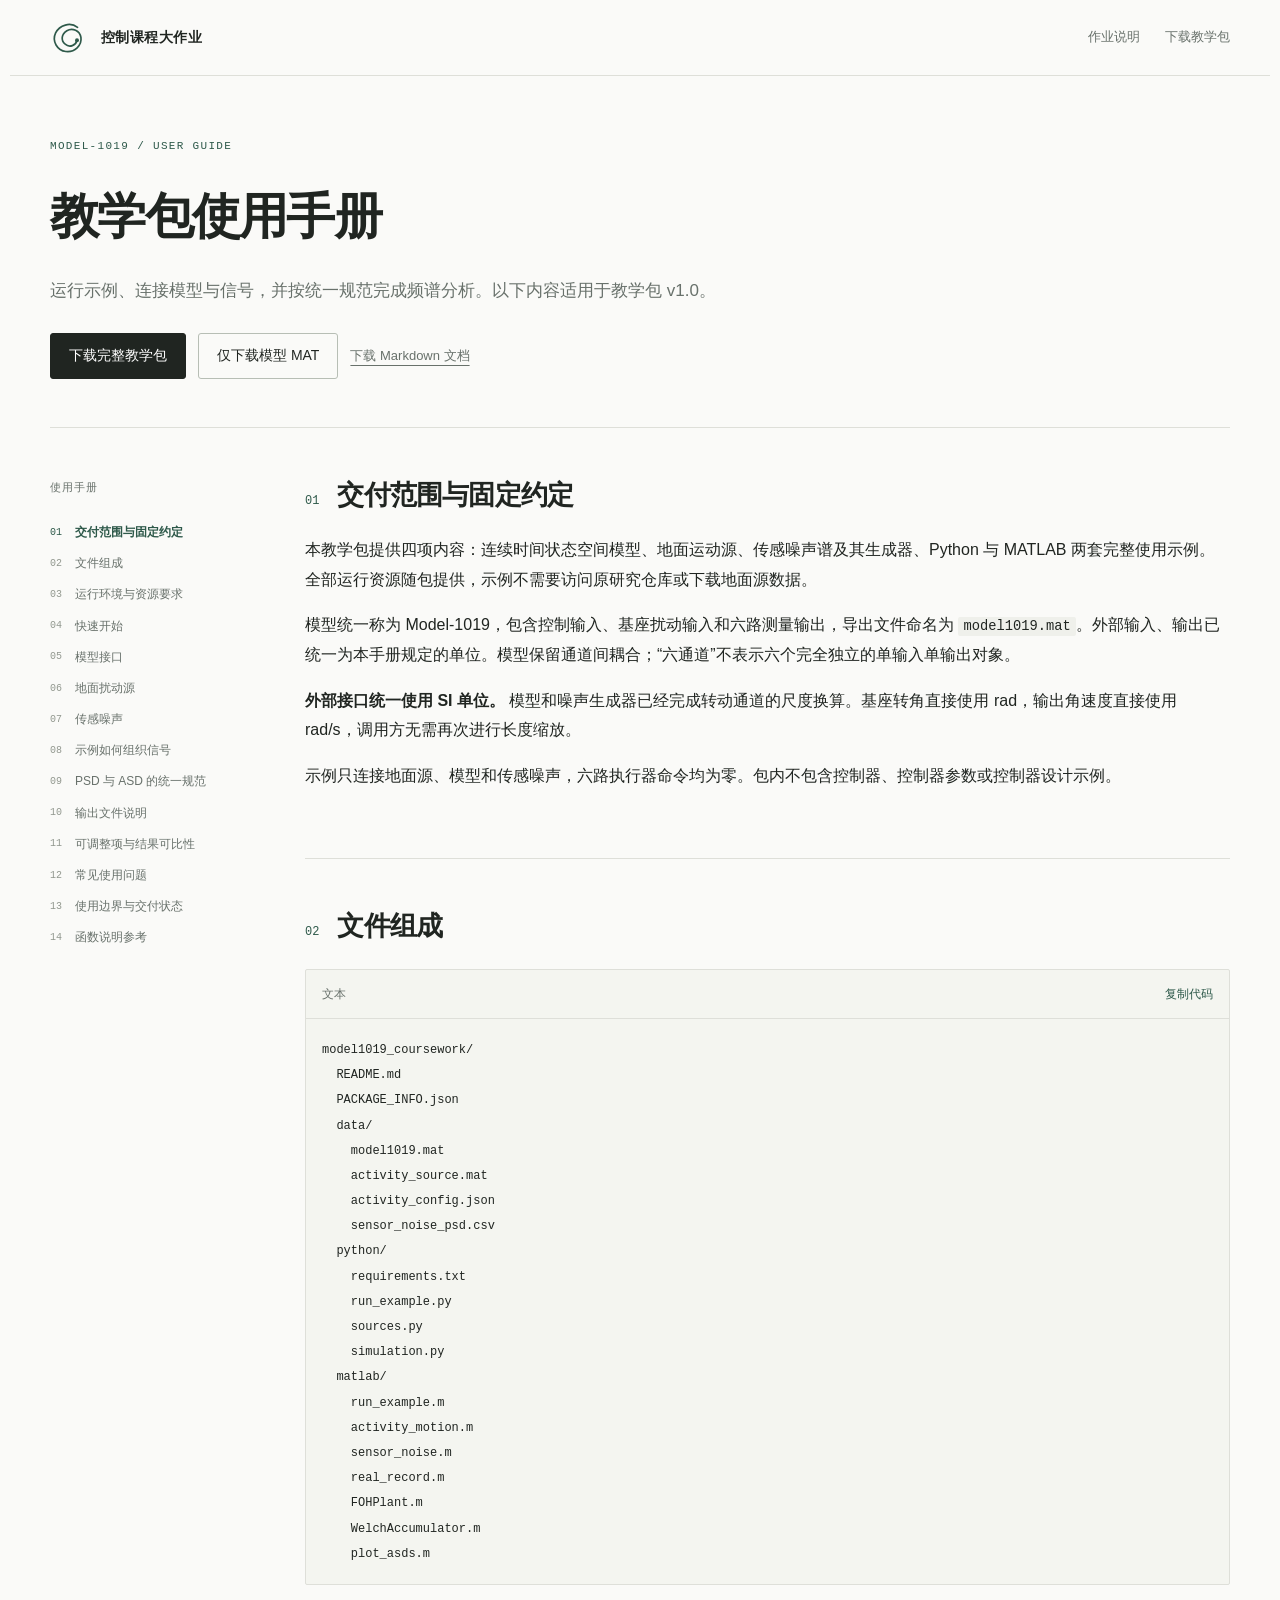
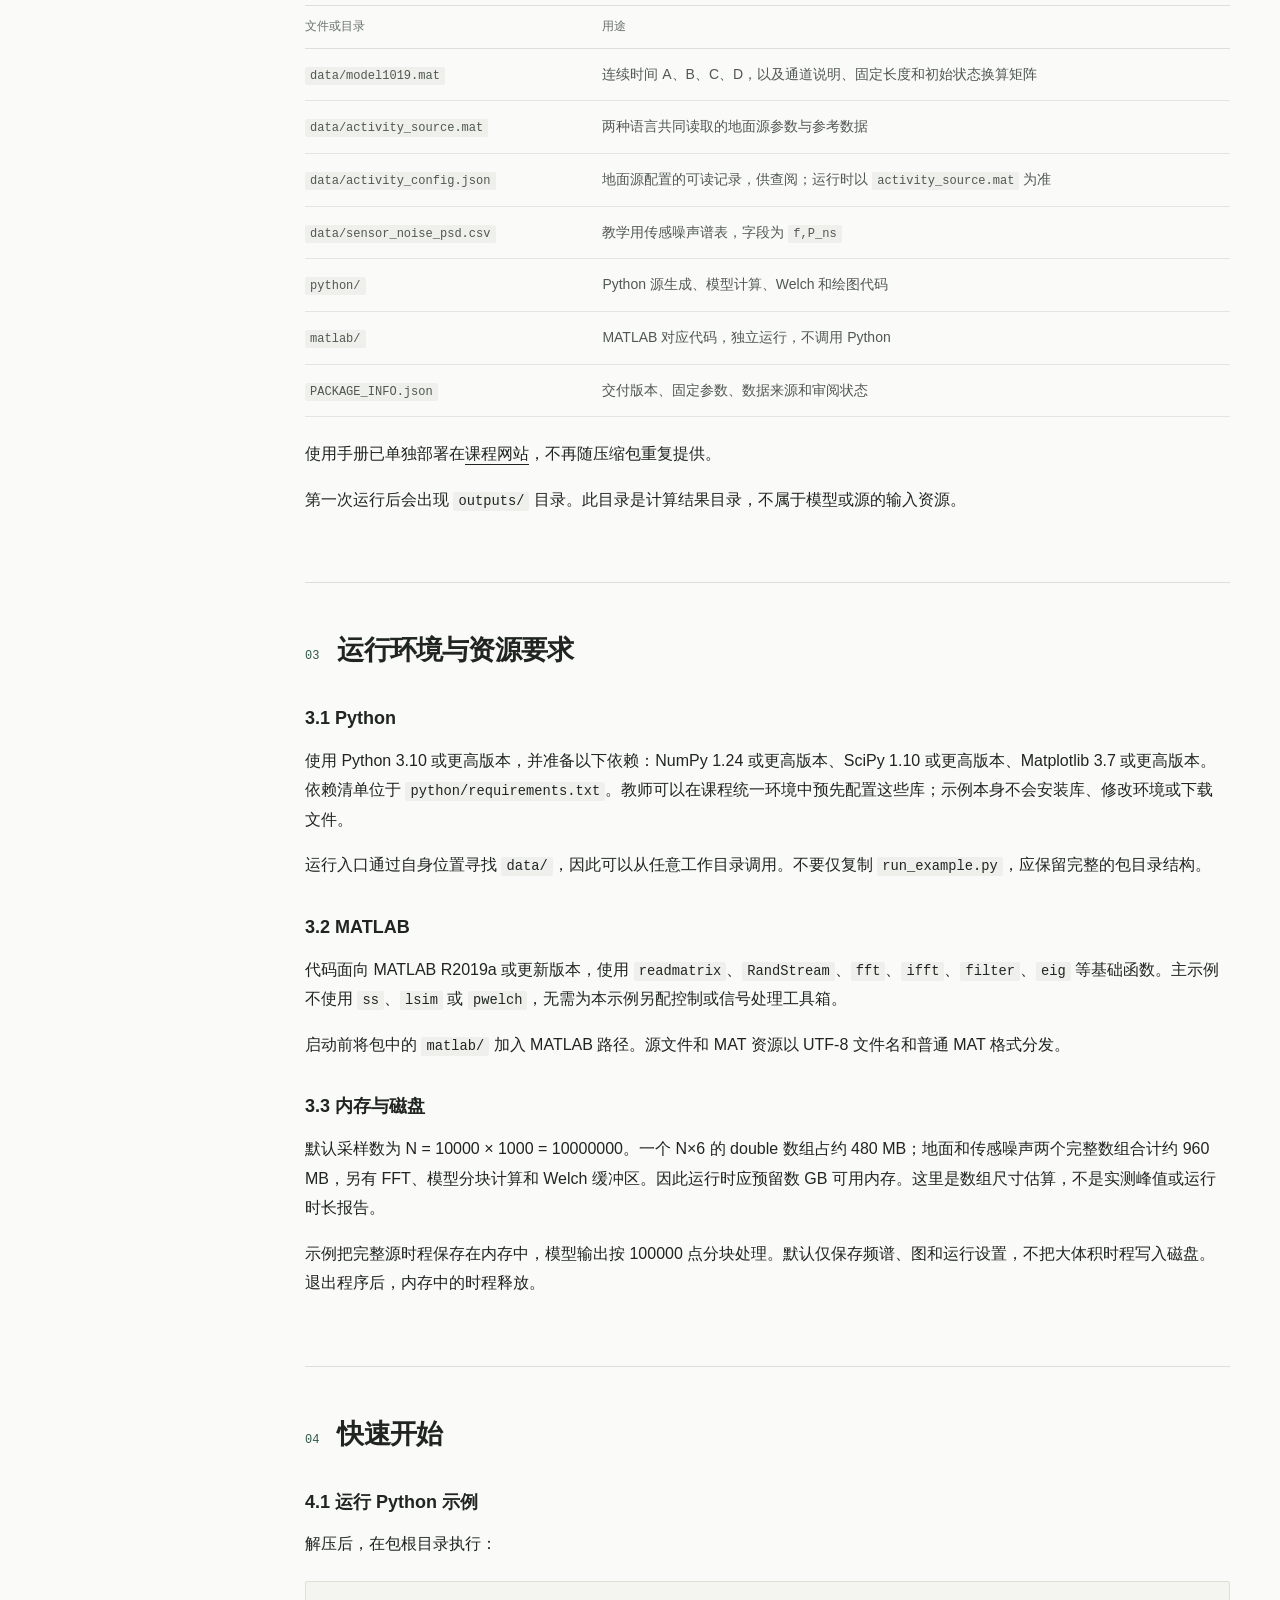
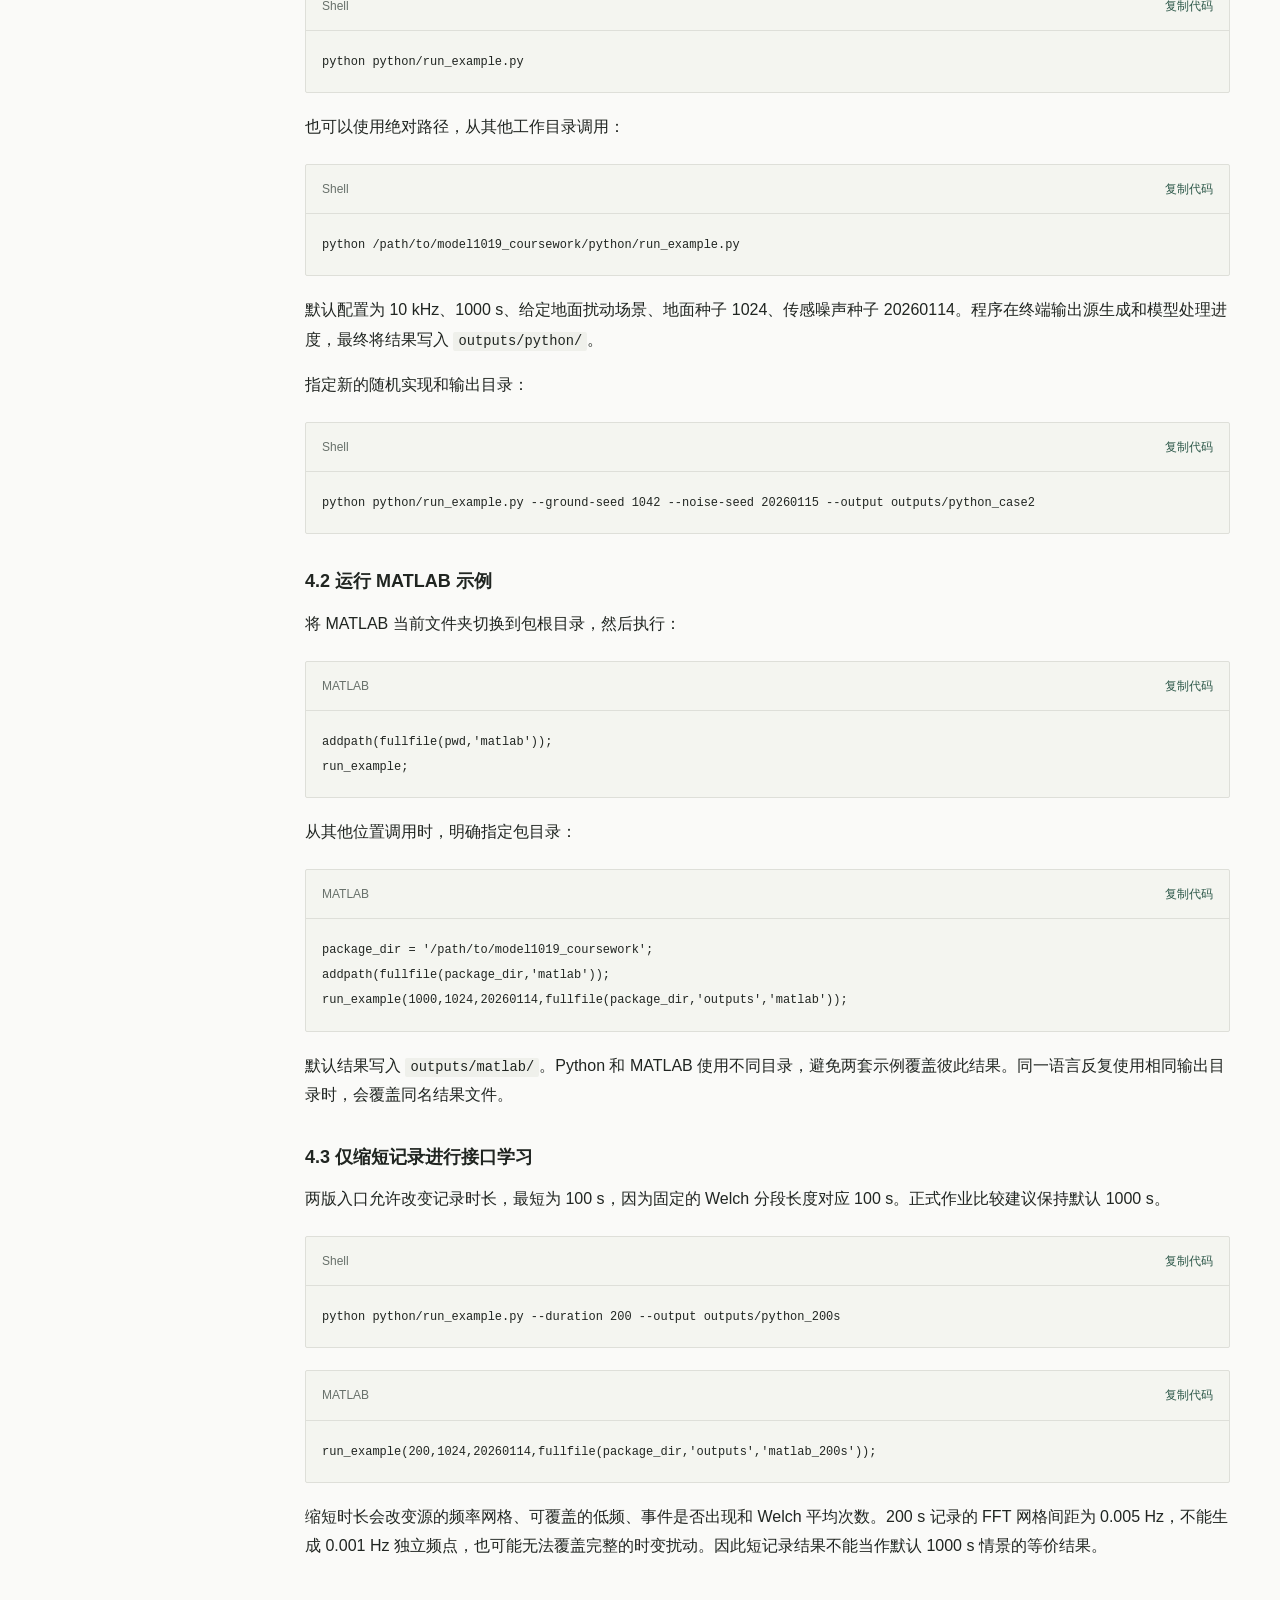
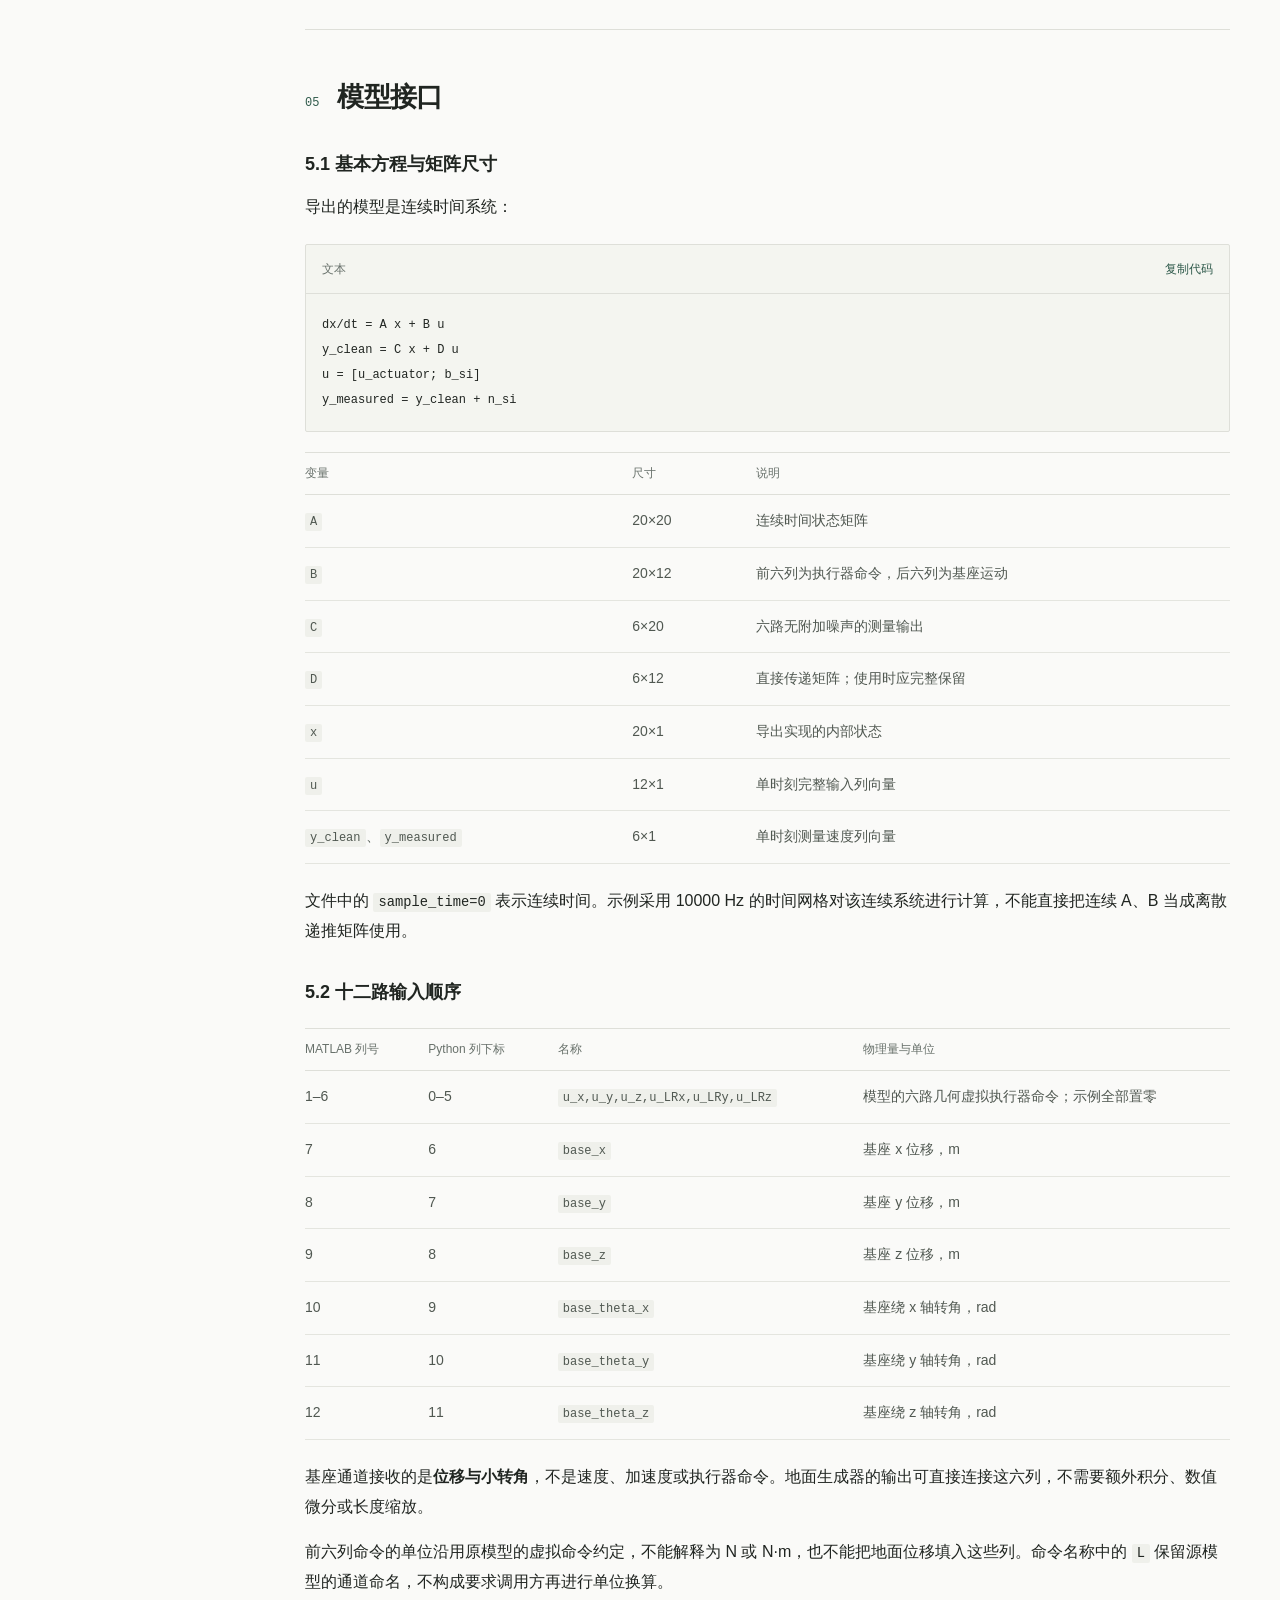
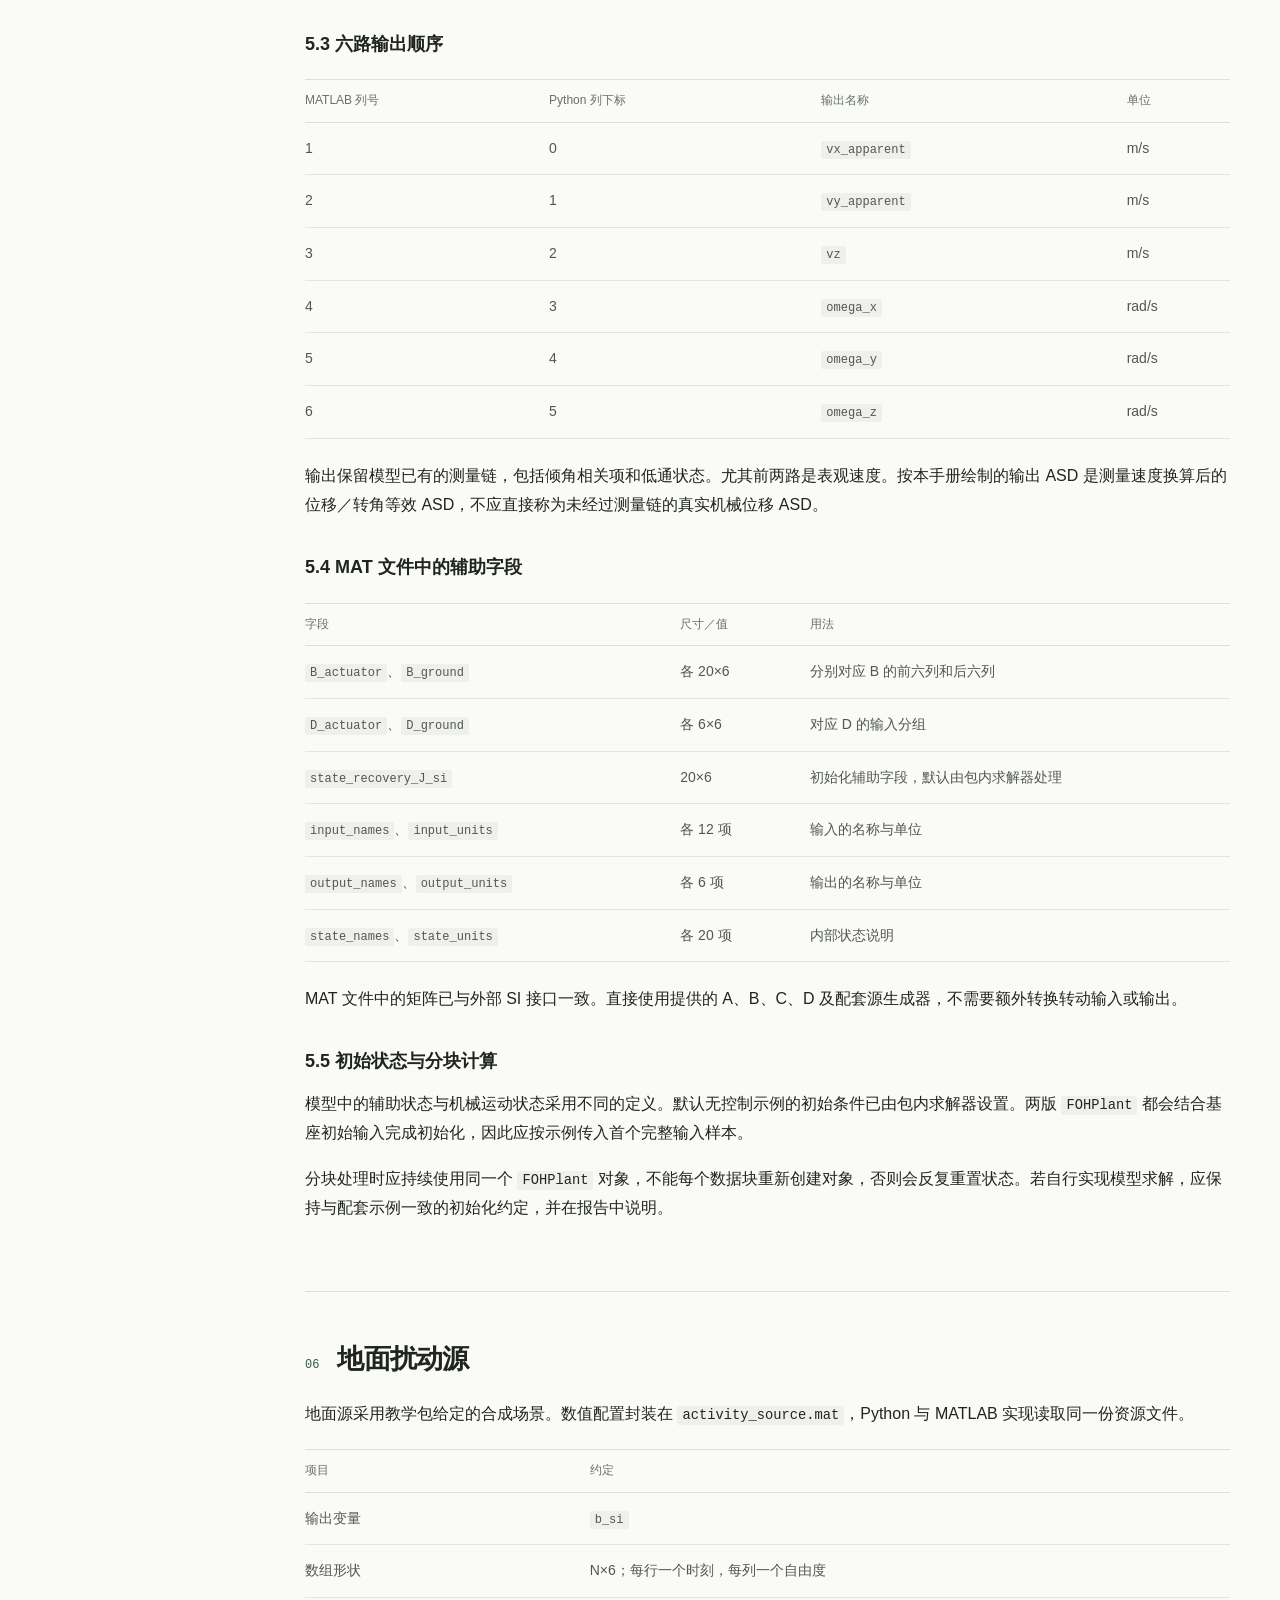
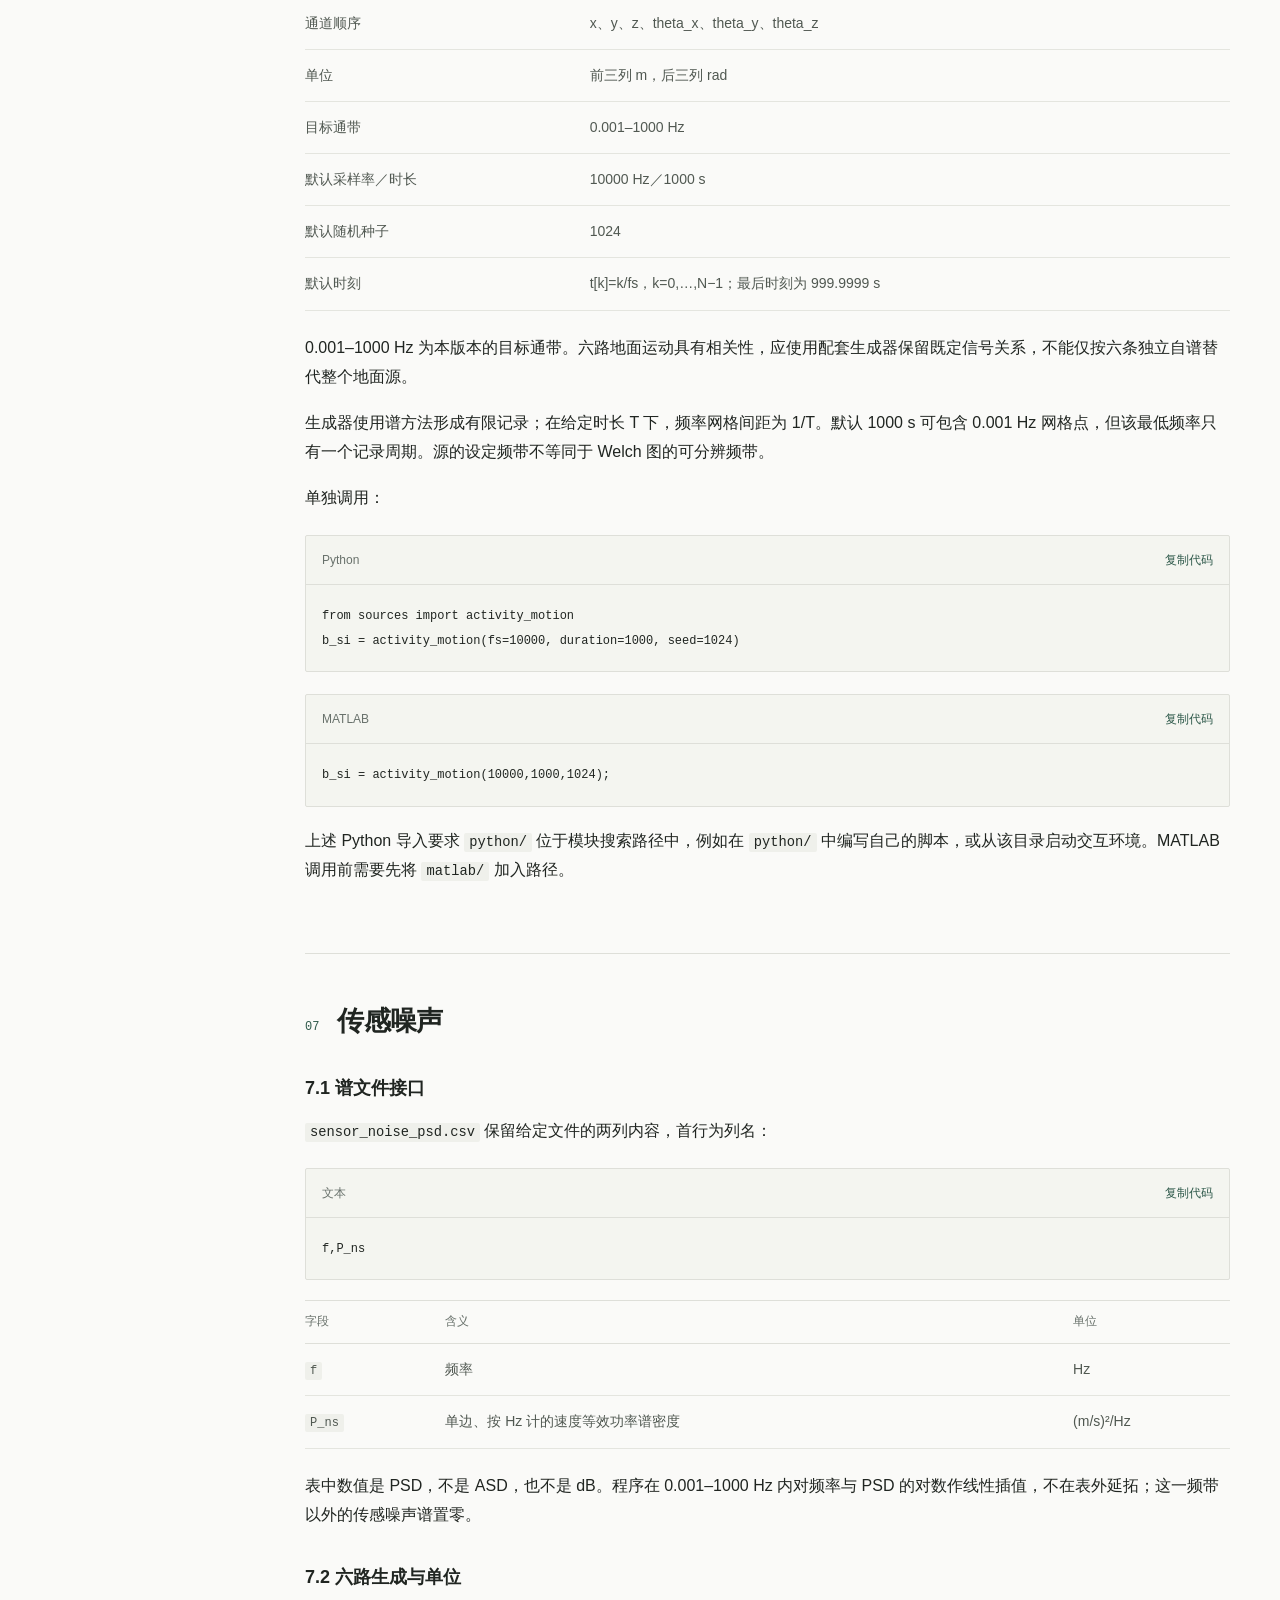
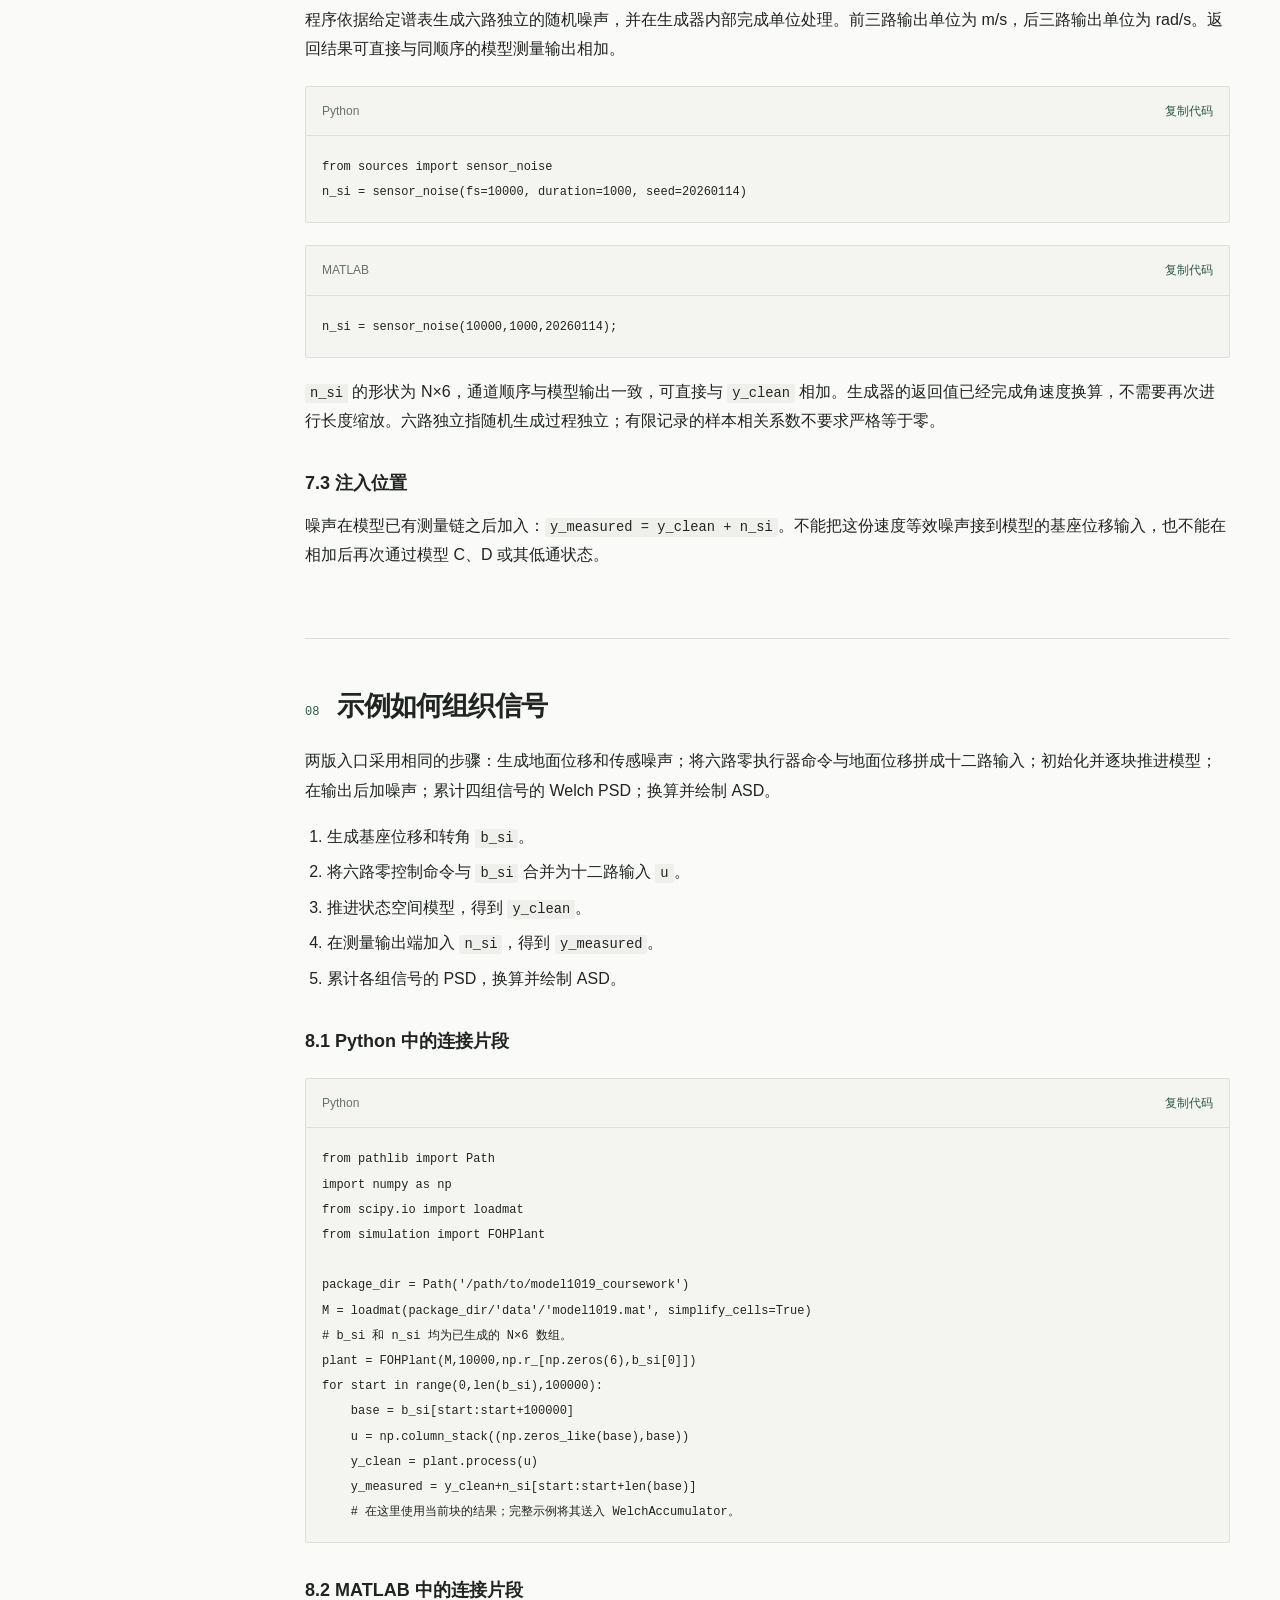
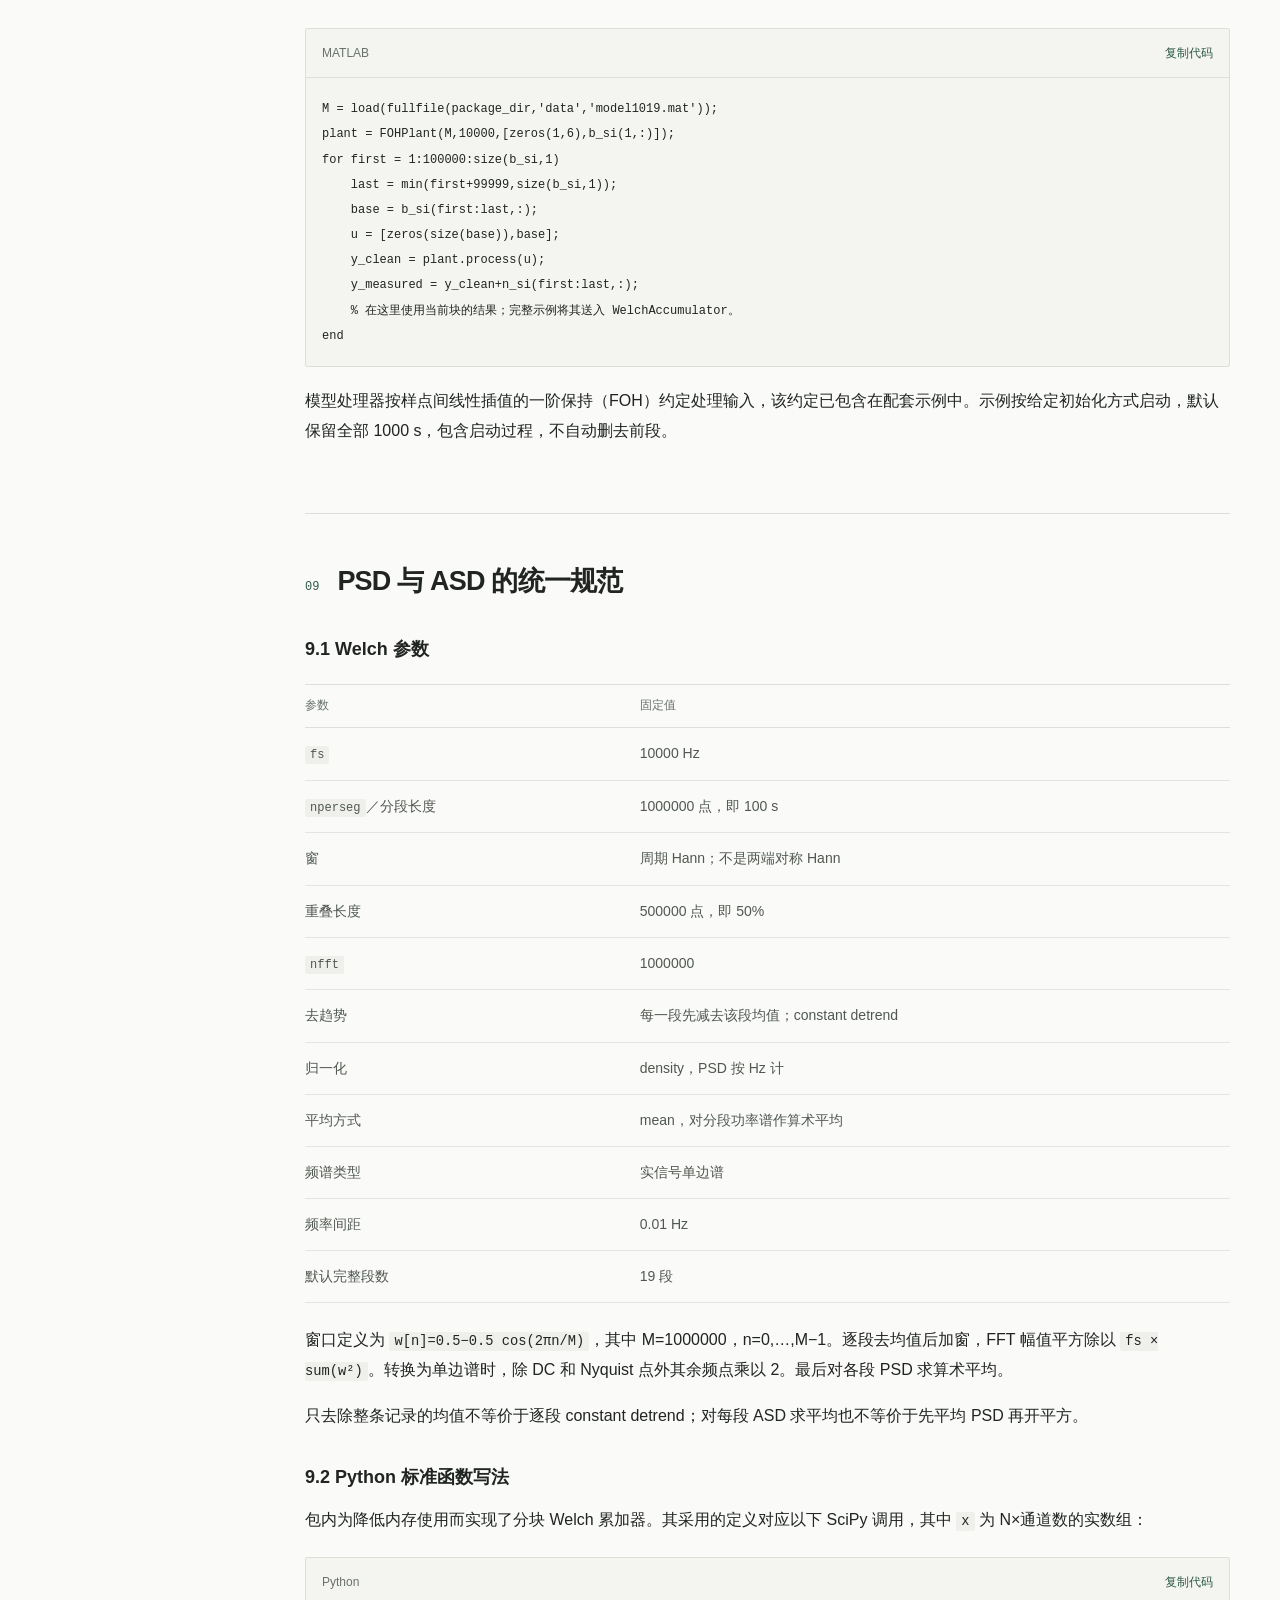
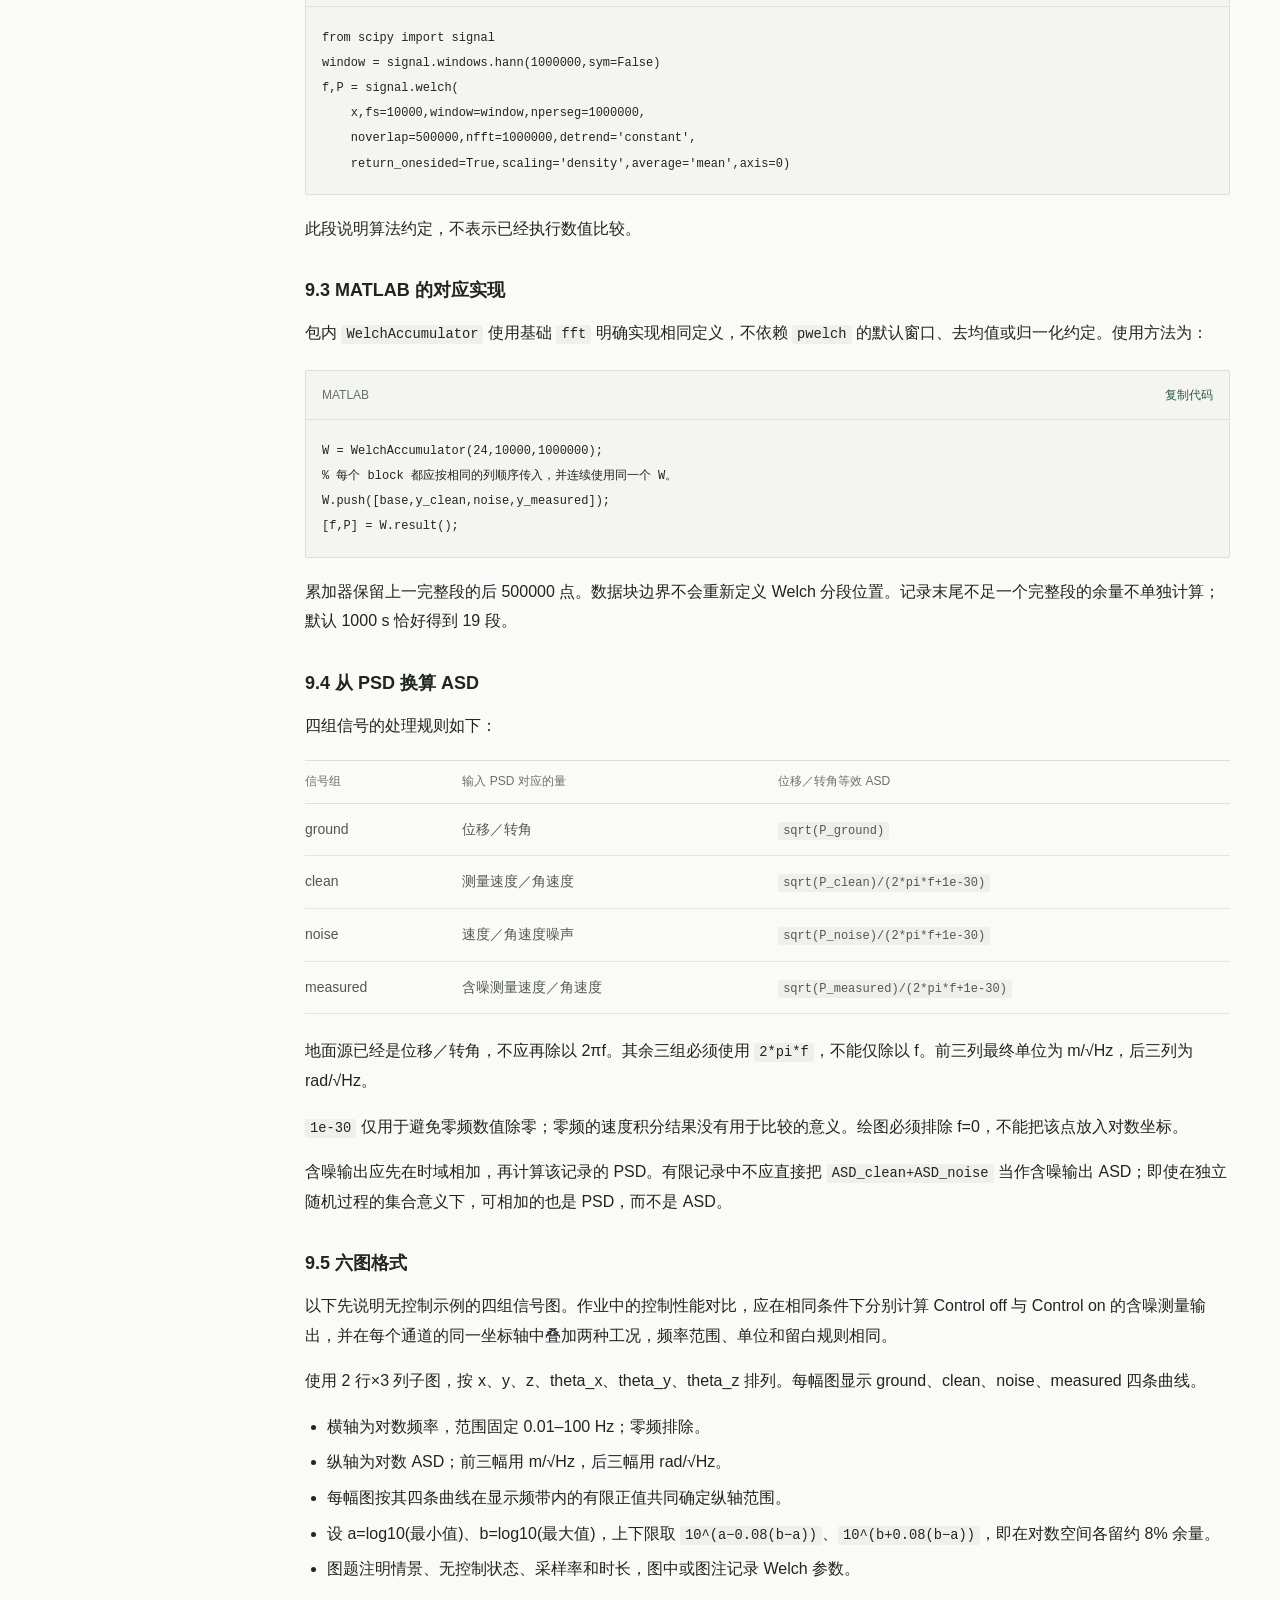
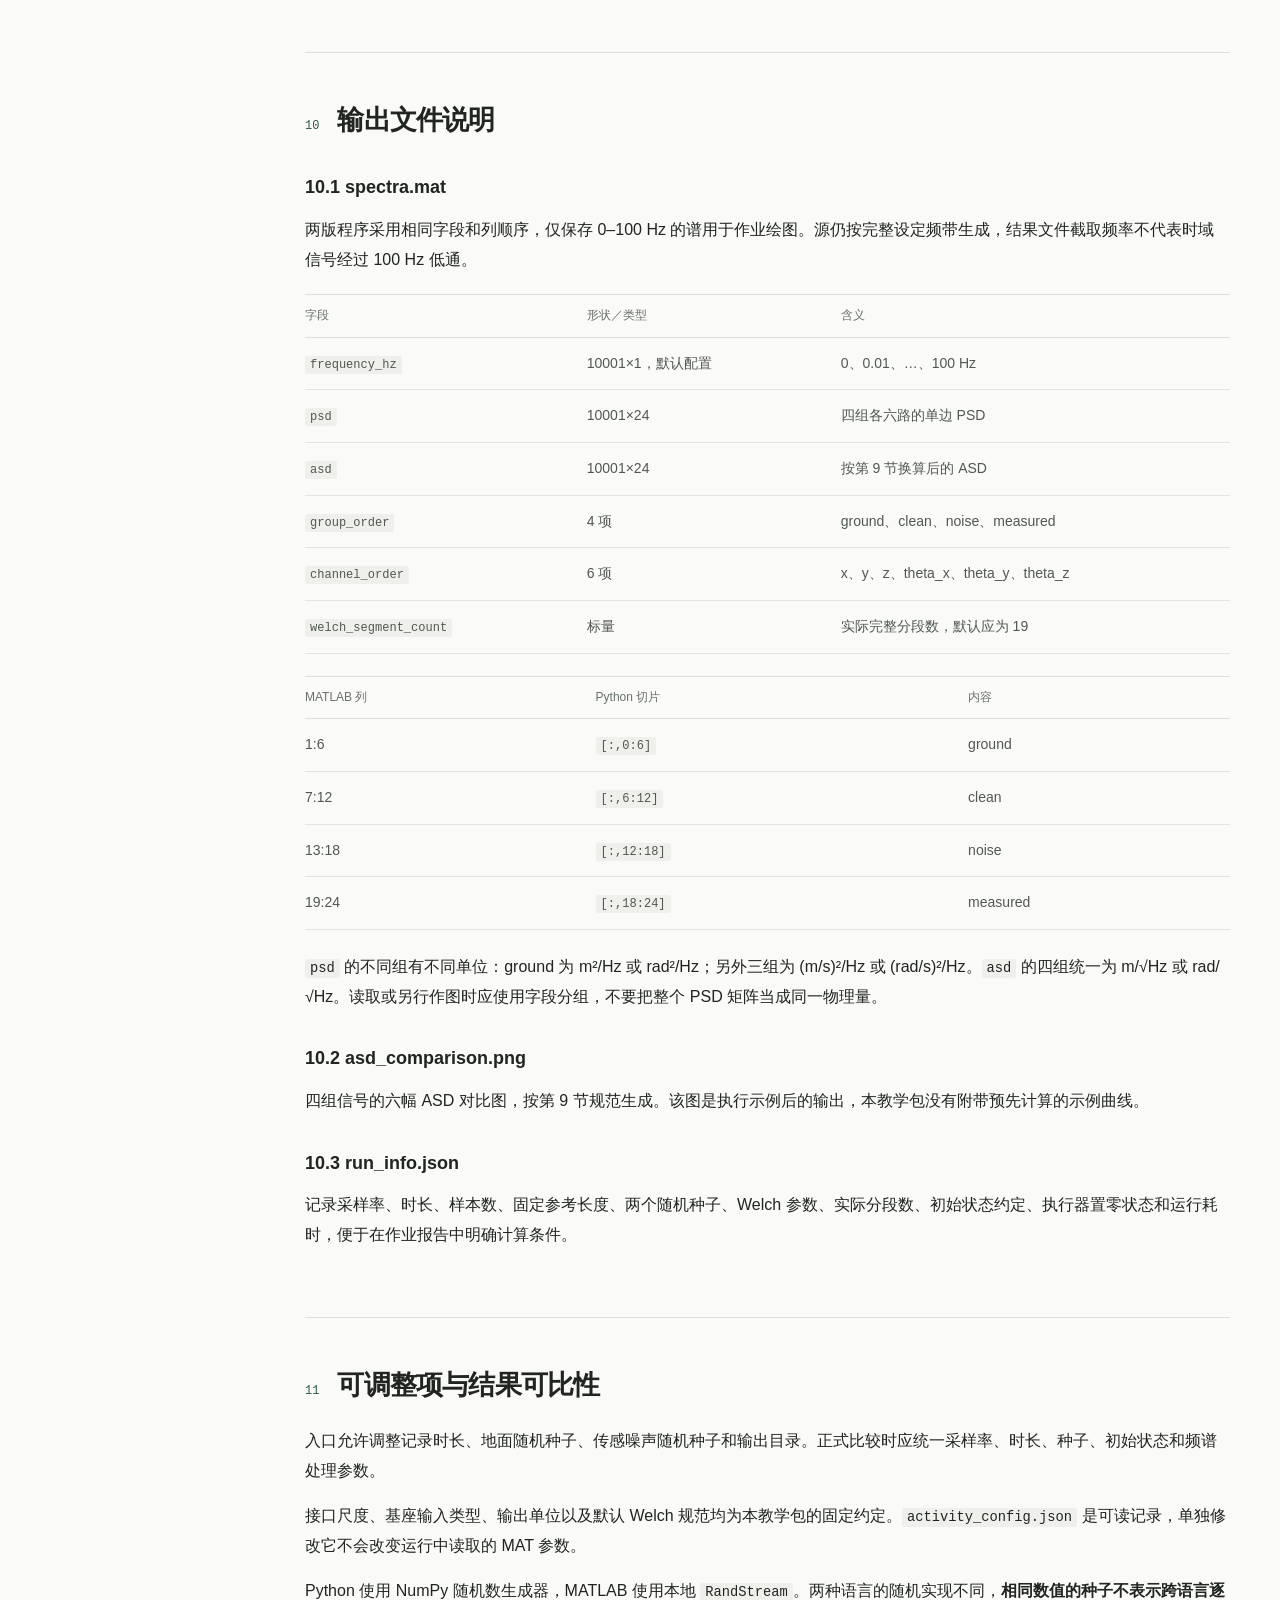
<file: site/docs/index.html>
<!doctype html>
<html lang="zh-CN"><head><meta charset="utf-8"><meta name="viewport" content="width=device-width,initial-scale=1"><meta name="theme-color" content="#fafaf8"><meta name="description" content="Model-1019 教学包使用手册：运行环境、Python 与 MATLAB 示例、状态空间模型接口、地面扰动与测量噪声、Welch 与 ASD 规范。"><title>教学包使用手册 · Model-1019</title><link rel="icon" href="../favicon.svg?v=2" type="image/svg+xml"><link rel="stylesheet" href="../styles.css"><script src="../script.js" defer></script></head>
<body class="guide-page"><a class="skip-link" href="#main-content">跳转到手册正文</a>
<header class="site-header"><a class="wordmark" href="../" aria-label="返回课程作业首页"><img class="brand-mark" src="../assets/brandmark.svg" alt=""><span>控制课程大作业</span></a><nav class="header-links" aria-label="站点导航"><a href="../">作业说明</a><a href="../downloads/model1019_coursework_v1.zip" download>下载教学包</a></nav></header>
<main id="main-content"><section class="hero guide-hero" id="top" aria-labelledby="page-title"><p class="eyebrow">MODEL-1019 / USER GUIDE</p><h1 id="page-title">教学包使用手册</h1><div class="hero-bottom"><div class="hero-description"><p>运行示例、连接模型与信号，并按统一规范完成频谱分析。以下内容适用于教学包 v1.0。</p><div class="hero-actions"><a class="button" href="../downloads/model1019_coursework_v1.zip" download>下载完整教学包</a><a class="button button-secondary" href="../downloads/model1019.mat" download>仅下载模型 MAT</a><a class="text-link" href="USER_GUIDE.md" download>下载 Markdown 文档</a></div></div></div></section>
<div class="document-layout"><aside class="contents"><nav aria-label="手册目录"><p class="contents-label">使用手册</p><a href="#guide-1"><span>01</span>交付范围与固定约定</a>
<a href="#guide-2"><span>02</span>文件组成</a>
<a href="#guide-3"><span>03</span>运行环境与资源要求</a>
<a href="#guide-4"><span>04</span>快速开始</a>
<a href="#guide-5"><span>05</span>模型接口</a>
<a href="#guide-6"><span>06</span>地面扰动源</a>
<a href="#guide-7"><span>07</span>传感噪声</a>
<a href="#guide-8"><span>08</span>示例如何组织信号</a>
<a href="#guide-9"><span>09</span>PSD 与 ASD 的统一规范</a>
<a href="#guide-10"><span>10</span>输出文件说明</a>
<a href="#guide-11"><span>11</span>可调整项与结果可比性</a>
<a href="#guide-12"><span>12</span>常见使用问题</a>
<a href="#guide-13"><span>13</span>使用边界与交付状态</a>
<a href="#guide-14"><span>14</span>函数说明参考</a></nav></aside><article class="document guide-document"><section id="guide-1" class="document-section" aria-labelledby="guide-title-1"><div class="section-heading"><span class="section-number">01</span><h2 id="guide-title-1">交付范围与固定约定</h2></div><p>本教学包提供四项内容：连续时间状态空间模型、地面运动源、传感噪声谱及其生成器、Python 与 MATLAB 两套完整使用示例。全部运行资源随包提供，示例不需要访问原研究仓库或下载地面源数据。</p>
<p>模型统一称为 Model-1019，包含控制输入、基座扰动输入和六路测量输出，导出文件命名为 <code>model1019.mat</code>。外部输入、输出已统一为本手册规定的单位。模型保留通道间耦合；“六通道”不表示六个完全独立的单输入单输出对象。</p>
<p><strong>外部接口统一使用 SI 单位。</strong> 模型和噪声生成器已经完成转动通道的尺度换算。基座转角直接使用 rad，输出角速度直接使用 rad/s，调用方无需再次进行长度缩放。</p>
<p>示例只连接地面源、模型和传感噪声，六路执行器命令均为零。包内不包含控制器、控制器参数或控制器设计示例。</p>
</section>
<section id="guide-2" class="document-section" aria-labelledby="guide-title-2"><div class="section-heading"><span class="section-number">02</span><h2 id="guide-title-2">文件组成</h2></div><pre><code class="language-text">model1019_coursework/
  README.md
  PACKAGE_INFO.json
  data/
    model1019.mat
    activity_source.mat
    activity_config.json
    sensor_noise_psd.csv
  python/
    requirements.txt
    run_example.py
    sources.py
    simulation.py
  matlab/
    run_example.m
    activity_motion.m
    sensor_noise.m
    real_record.m
    FOHPlant.m
    WelchAccumulator.m
    plot_asds.m
</code></pre>
<div class="table-scroll" role="region" aria-label="手册数据表" tabindex="0"><table>
<thead>
<tr>
<th>文件或目录</th>
<th>用途</th>
</tr>
</thead>
<tbody><tr>
<td><code>data/model1019.mat</code></td>
<td>连续时间 A、B、C、D，以及通道说明、固定长度和初始状态换算矩阵</td>
</tr>
<tr>
<td><code>data/activity_source.mat</code></td>
<td>两种语言共同读取的地面源参数与参考数据</td>
</tr>
<tr>
<td><code>data/activity_config.json</code></td>
<td>地面源配置的可读记录，供查阅；运行时以 <code>activity_source.mat</code> 为准</td>
</tr>
<tr>
<td><code>data/sensor_noise_psd.csv</code></td>
<td>教学用传感噪声谱表，字段为 <code>f,P_ns</code></td>
</tr>
<tr>
<td><code>python/</code></td>
<td>Python 源生成、模型计算、Welch 和绘图代码</td>
</tr>
<tr>
<td><code>matlab/</code></td>
<td>MATLAB 对应代码，独立运行，不调用 Python</td>
</tr>
<tr>
<td><code>PACKAGE_INFO.json</code></td>
<td>交付版本、固定参数、数据来源和审阅状态</td>
</tr>
</tbody></table></div>
<p>使用手册已单独部署在<a href="./">课程网站</a>，不再随压缩包重复提供。</p>
<p>第一次运行后会出现 <code>outputs/</code> 目录。此目录是计算结果目录，不属于模型或源的输入资源。</p>
</section>
<section id="guide-3" class="document-section" aria-labelledby="guide-title-3"><div class="section-heading"><span class="section-number">03</span><h2 id="guide-title-3">运行环境与资源要求</h2></div><h3>3.1 Python</h3>
<p>使用 Python 3.10 或更高版本，并准备以下依赖：NumPy 1.24 或更高版本、SciPy 1.10 或更高版本、Matplotlib 3.7 或更高版本。依赖清单位于 <code>python/requirements.txt</code>。教师可以在课程统一环境中预先配置这些库；示例本身不会安装库、修改环境或下载文件。</p>
<p>运行入口通过自身位置寻找 <code>data/</code>，因此可以从任意工作目录调用。不要仅复制 <code>run_example.py</code>，应保留完整的包目录结构。</p>
<h3>3.2 MATLAB</h3>
<p>代码面向 MATLAB R2019a 或更新版本，使用 <code>readmatrix</code>、<code>RandStream</code>、<code>fft</code>、<code>ifft</code>、<code>filter</code>、<code>eig</code> 等基础函数。主示例不使用 <code>ss</code>、<code>lsim</code> 或 <code>pwelch</code>，无需为本示例另配控制或信号处理工具箱。</p>
<p>启动前将包中的 <code>matlab/</code> 加入 MATLAB 路径。源文件和 MAT 资源以 UTF-8 文件名和普通 MAT 格式分发。</p>
<h3>3.3 内存与磁盘</h3>
<p>默认采样数为 N = 10000 × 1000 = 10000000。一个 N×6 的 double 数组占约 480 MB；地面和传感噪声两个完整数组合计约 960 MB，另有 FFT、模型分块计算和 Welch 缓冲区。因此运行时应预留数 GB 可用内存。这里是数组尺寸估算，不是实测峰值或运行时长报告。</p>
<p>示例把完整源时程保存在内存中，模型输出按 100000 点分块处理。默认仅保存频谱、图和运行设置，不把大体积时程写入磁盘。退出程序后，内存中的时程释放。</p>
</section>
<section id="guide-4" class="document-section" aria-labelledby="guide-title-4"><div class="section-heading"><span class="section-number">04</span><h2 id="guide-title-4">快速开始</h2></div><h3>4.1 运行 Python 示例</h3>
<p>解压后，在包根目录执行：</p>
<pre><code class="language-sh">python python/run_example.py
</code></pre>
<p>也可以使用绝对路径，从其他工作目录调用：</p>
<pre><code class="language-sh">python /path/to/model1019_coursework/python/run_example.py
</code></pre>
<p>默认配置为 10 kHz、1000 s、给定地面扰动场景、地面种子 1024、传感噪声种子 20260114。程序在终端输出源生成和模型处理进度，最终将结果写入 <code>outputs/python/</code>。</p>
<p>指定新的随机实现和输出目录：</p>
<pre><code class="language-sh">python python/run_example.py --ground-seed 1042 --noise-seed 20260115 --output outputs/python_case2
</code></pre>
<h3>4.2 运行 MATLAB 示例</h3>
<p>将 MATLAB 当前文件夹切换到包根目录，然后执行：</p>
<pre><code class="language-matlab">addpath(fullfile(pwd,&#39;matlab&#39;));
run_example;
</code></pre>
<p>从其他位置调用时，明确指定包目录：</p>
<pre><code class="language-matlab">package_dir = &#39;/path/to/model1019_coursework&#39;;
addpath(fullfile(package_dir,&#39;matlab&#39;));
run_example(1000,1024,20260114,fullfile(package_dir,&#39;outputs&#39;,&#39;matlab&#39;));
</code></pre>
<p>默认结果写入 <code>outputs/matlab/</code>。Python 和 MATLAB 使用不同目录，避免两套示例覆盖彼此结果。同一语言反复使用相同输出目录时，会覆盖同名结果文件。</p>
<h3>4.3 仅缩短记录进行接口学习</h3>
<p>两版入口允许改变记录时长，最短为 100 s，因为固定的 Welch 分段长度对应 100 s。正式作业比较建议保持默认 1000 s。</p>
<pre><code class="language-sh">python python/run_example.py --duration 200 --output outputs/python_200s
</code></pre>
<pre><code class="language-matlab">run_example(200,1024,20260114,fullfile(package_dir,&#39;outputs&#39;,&#39;matlab_200s&#39;));
</code></pre>
<p>缩短时长会改变源的频率网格、可覆盖的低频、事件是否出现和 Welch 平均次数。200 s 记录的 FFT 网格间距为 0.005 Hz，不能生成 0.001 Hz 独立频点，也可能无法覆盖完整的时变扰动。因此短记录结果不能当作默认 1000 s 情景的等价结果。</p>
</section>
<section id="guide-5" class="document-section" aria-labelledby="guide-title-5"><div class="section-heading"><span class="section-number">05</span><h2 id="guide-title-5">模型接口</h2></div><h3>5.1 基本方程与矩阵尺寸</h3>
<p>导出的模型是连续时间系统：</p>
<pre><code class="language-text">dx/dt = A x + B u
y_clean = C x + D u
u = [u_actuator; b_si]
y_measured = y_clean + n_si
</code></pre>
<div class="table-scroll" role="region" aria-label="手册数据表" tabindex="0"><table>
<thead>
<tr>
<th>变量</th>
<th>尺寸</th>
<th>说明</th>
</tr>
</thead>
<tbody><tr>
<td><code>A</code></td>
<td>20×20</td>
<td>连续时间状态矩阵</td>
</tr>
<tr>
<td><code>B</code></td>
<td>20×12</td>
<td>前六列为执行器命令，后六列为基座运动</td>
</tr>
<tr>
<td><code>C</code></td>
<td>6×20</td>
<td>六路无附加噪声的测量输出</td>
</tr>
<tr>
<td><code>D</code></td>
<td>6×12</td>
<td>直接传递矩阵；使用时应完整保留</td>
</tr>
<tr>
<td><code>x</code></td>
<td>20×1</td>
<td>导出实现的内部状态</td>
</tr>
<tr>
<td><code>u</code></td>
<td>12×1</td>
<td>单时刻完整输入列向量</td>
</tr>
<tr>
<td><code>y_clean</code>、<code>y_measured</code></td>
<td>6×1</td>
<td>单时刻测量速度列向量</td>
</tr>
</tbody></table></div>
<p>文件中的 <code>sample_time=0</code> 表示连续时间。示例采用 10000 Hz 的时间网格对该连续系统进行计算，不能直接把连续 A、B 当成离散递推矩阵使用。</p>
<h3>5.2 十二路输入顺序</h3>
<div class="table-scroll" role="region" aria-label="手册数据表" tabindex="0"><table>
<thead>
<tr>
<th>MATLAB 列号</th>
<th>Python 列下标</th>
<th>名称</th>
<th>物理量与单位</th>
</tr>
</thead>
<tbody><tr>
<td>1–6</td>
<td>0–5</td>
<td><code>u_x,u_y,u_z,u_LRx,u_LRy,u_LRz</code></td>
<td>模型的六路几何虚拟执行器命令；示例全部置零</td>
</tr>
<tr>
<td>7</td>
<td>6</td>
<td><code>base_x</code></td>
<td>基座 x 位移，m</td>
</tr>
<tr>
<td>8</td>
<td>7</td>
<td><code>base_y</code></td>
<td>基座 y 位移，m</td>
</tr>
<tr>
<td>9</td>
<td>8</td>
<td><code>base_z</code></td>
<td>基座 z 位移，m</td>
</tr>
<tr>
<td>10</td>
<td>9</td>
<td><code>base_theta_x</code></td>
<td>基座绕 x 轴转角，rad</td>
</tr>
<tr>
<td>11</td>
<td>10</td>
<td><code>base_theta_y</code></td>
<td>基座绕 y 轴转角，rad</td>
</tr>
<tr>
<td>12</td>
<td>11</td>
<td><code>base_theta_z</code></td>
<td>基座绕 z 轴转角，rad</td>
</tr>
</tbody></table></div>
<p>基座通道接收的是<strong>位移与小转角</strong>，不是速度、加速度或执行器命令。地面生成器的输出可直接连接这六列，不需要额外积分、数值微分或长度缩放。</p>
<p>前六列命令的单位沿用原模型的虚拟命令约定，不能解释为 N 或 N·m，也不能把地面位移填入这些列。命令名称中的 <code>L</code> 保留源模型的通道命名，不构成要求调用方再进行单位换算。</p>
<h3>5.3 六路输出顺序</h3>
<div class="table-scroll" role="region" aria-label="手册数据表" tabindex="0"><table>
<thead>
<tr>
<th>MATLAB 列号</th>
<th>Python 列下标</th>
<th>输出名称</th>
<th>单位</th>
</tr>
</thead>
<tbody><tr>
<td>1</td>
<td>0</td>
<td><code>vx_apparent</code></td>
<td>m/s</td>
</tr>
<tr>
<td>2</td>
<td>1</td>
<td><code>vy_apparent</code></td>
<td>m/s</td>
</tr>
<tr>
<td>3</td>
<td>2</td>
<td><code>vz</code></td>
<td>m/s</td>
</tr>
<tr>
<td>4</td>
<td>3</td>
<td><code>omega_x</code></td>
<td>rad/s</td>
</tr>
<tr>
<td>5</td>
<td>4</td>
<td><code>omega_y</code></td>
<td>rad/s</td>
</tr>
<tr>
<td>6</td>
<td>5</td>
<td><code>omega_z</code></td>
<td>rad/s</td>
</tr>
</tbody></table></div>
<p>输出保留模型已有的测量链，包括倾角相关项和低通状态。尤其前两路是表观速度。按本手册绘制的输出 ASD 是测量速度换算后的位移／转角等效 ASD，不应直接称为未经过测量链的真实机械位移 ASD。</p>
<h3>5.4 MAT 文件中的辅助字段</h3>
<div class="table-scroll" role="region" aria-label="手册数据表" tabindex="0"><table>
<thead>
<tr>
<th>字段</th>
<th>尺寸／值</th>
<th>用法</th>
</tr>
</thead>
<tbody><tr>
<td><code>B_actuator</code>、<code>B_ground</code></td>
<td>各 20×6</td>
<td>分别对应 B 的前六列和后六列</td>
</tr>
<tr>
<td><code>D_actuator</code>、<code>D_ground</code></td>
<td>各 6×6</td>
<td>对应 D 的输入分组</td>
</tr>
<tr>
<td><code>state_recovery_J_si</code></td>
<td>20×6</td>
<td>初始化辅助字段，默认由包内求解器处理</td>
</tr>
<tr>
<td><code>input_names</code>、<code>input_units</code></td>
<td>各 12 项</td>
<td>输入的名称与单位</td>
</tr>
<tr>
<td><code>output_names</code>、<code>output_units</code></td>
<td>各 6 项</td>
<td>输出的名称与单位</td>
</tr>
<tr>
<td><code>state_names</code>、<code>state_units</code></td>
<td>各 20 项</td>
<td>内部状态说明</td>
</tr>
</tbody></table></div>
<p>MAT 文件中的矩阵已与外部 SI 接口一致。直接使用提供的 A、B、C、D 及配套源生成器，不需要额外转换转动输入或输出。</p>
<h3>5.5 初始状态与分块计算</h3>
<p>模型中的辅助状态与机械运动状态采用不同的定义。默认无控制示例的初始条件已由包内求解器设置。两版 <code>FOHPlant</code> 都会结合基座初始输入完成初始化，因此应按示例传入首个完整输入样本。</p>
<p>分块处理时应持续使用同一个 <code>FOHPlant</code> 对象，不能每个数据块重新创建对象，否则会反复重置状态。若自行实现模型求解，应保持与配套示例一致的初始化约定，并在报告中说明。</p>
</section>
<section id="guide-6" class="document-section" aria-labelledby="guide-title-6"><div class="section-heading"><span class="section-number">06</span><h2 id="guide-title-6">地面扰动源</h2></div><p>地面源采用教学包给定的合成场景。数值配置封装在 <code>activity_source.mat</code>，Python 与 MATLAB 实现读取同一份资源文件。</p>
<div class="table-scroll" role="region" aria-label="手册数据表" tabindex="0"><table>
<thead>
<tr>
<th>项目</th>
<th>约定</th>
</tr>
</thead>
<tbody><tr>
<td>输出变量</td>
<td><code>b_si</code></td>
</tr>
<tr>
<td>数组形状</td>
<td>N×6；每行一个时刻，每列一个自由度</td>
</tr>
<tr>
<td>通道顺序</td>
<td>x、y、z、theta_x、theta_y、theta_z</td>
</tr>
<tr>
<td>单位</td>
<td>前三列 m，后三列 rad</td>
</tr>
<tr>
<td>目标通带</td>
<td>0.001–1000 Hz</td>
</tr>
<tr>
<td>默认采样率／时长</td>
<td>10000 Hz／1000 s</td>
</tr>
<tr>
<td>默认随机种子</td>
<td>1024</td>
</tr>
<tr>
<td>默认时刻</td>
<td>t[k]=k/fs，k=0,…,N−1；最后时刻为 999.9999 s</td>
</tr>
</tbody></table></div>
<p>0.001–1000 Hz 为本版本的目标通带。六路地面运动具有相关性，应使用配套生成器保留既定信号关系，不能仅按六条独立自谱替代整个地面源。</p>
<p>生成器使用谱方法形成有限记录；在给定时长 T 下，频率网格间距为 1/T。默认 1000 s 可包含 0.001 Hz 网格点，但该最低频率只有一个记录周期。源的设定频带不等同于 Welch 图的可分辨频带。</p>
<p>单独调用：</p>
<pre><code class="language-python">from sources import activity_motion
b_si = activity_motion(fs=10000, duration=1000, seed=1024)
</code></pre>
<pre><code class="language-matlab">b_si = activity_motion(10000,1000,1024);
</code></pre>
<p>上述 Python 导入要求 <code>python/</code> 位于模块搜索路径中，例如在 <code>python/</code> 中编写自己的脚本，或从该目录启动交互环境。MATLAB 调用前需要先将 <code>matlab/</code> 加入路径。</p>
</section>
<section id="guide-7" class="document-section" aria-labelledby="guide-title-7"><div class="section-heading"><span class="section-number">07</span><h2 id="guide-title-7">传感噪声</h2></div><h3>7.1 谱文件接口</h3>
<p><code>sensor_noise_psd.csv</code> 保留给定文件的两列内容，首行为列名：</p>
<pre><code class="language-text">f,P_ns
</code></pre>
<div class="table-scroll" role="region" aria-label="手册数据表" tabindex="0"><table>
<thead>
<tr>
<th>字段</th>
<th>含义</th>
<th>单位</th>
</tr>
</thead>
<tbody><tr>
<td><code>f</code></td>
<td>频率</td>
<td>Hz</td>
</tr>
<tr>
<td><code>P_ns</code></td>
<td>单边、按 Hz 计的速度等效功率谱密度</td>
<td>(m/s)²/Hz</td>
</tr>
</tbody></table></div>
<p>表中数值是 PSD，不是 ASD，也不是 dB。程序在 0.001–1000 Hz 内对频率与 PSD 的对数作线性插值，不在表外延拓；这一频带以外的传感噪声谱置零。</p>
<h3>7.2 六路生成与单位</h3>
<p>程序依据给定谱表生成六路独立的随机噪声，并在生成器内部完成单位处理。前三路输出单位为 m/s，后三路输出单位为 rad/s。返回结果可直接与同顺序的模型测量输出相加。</p>
<pre><code class="language-python">from sources import sensor_noise
n_si = sensor_noise(fs=10000, duration=1000, seed=20260114)
</code></pre>
<pre><code class="language-matlab">n_si = sensor_noise(10000,1000,20260114);
</code></pre>
<p><code>n_si</code> 的形状为 N×6，通道顺序与模型输出一致，可直接与 <code>y_clean</code> 相加。生成器的返回值已经完成角速度换算，不需要再次进行长度缩放。六路独立指随机生成过程独立；有限记录的样本相关系数不要求严格等于零。</p>
<h3>7.3 注入位置</h3>
<p>噪声在模型已有测量链之后加入：<code>y_measured = y_clean + n_si</code>。不能把这份速度等效噪声接到模型的基座位移输入，也不能在相加后再次通过模型 C、D 或其低通状态。</p>
</section>
<section id="guide-8" class="document-section" aria-labelledby="guide-title-8"><div class="section-heading"><span class="section-number">08</span><h2 id="guide-title-8">示例如何组织信号</h2></div><p>两版入口采用相同的步骤：生成地面位移和传感噪声；将六路零执行器命令与地面位移拼成十二路输入；初始化并逐块推进模型；在输出后加噪声；累计四组信号的 Welch PSD；换算并绘制 ASD。</p>
<ol>
<li>生成基座位移和转角 <code>b_si</code>。</li>
<li>将六路零控制命令与 <code>b_si</code> 合并为十二路输入 <code>u</code>。</li>
<li>推进状态空间模型，得到 <code>y_clean</code>。</li>
<li>在测量输出端加入 <code>n_si</code>，得到 <code>y_measured</code>。</li>
<li>累计各组信号的 PSD，换算并绘制 ASD。</li>
</ol>
<h3>8.1 Python 中的连接片段</h3>
<pre><code class="language-python">from pathlib import Path
import numpy as np
from scipy.io import loadmat
from simulation import FOHPlant

package_dir = Path(&#39;/path/to/model1019_coursework&#39;)
M = loadmat(package_dir/&#39;data&#39;/&#39;model1019.mat&#39;, simplify_cells=True)
# b_si 和 n_si 均为已生成的 N×6 数组。
plant = FOHPlant(M,10000,np.r_[np.zeros(6),b_si[0]])
for start in range(0,len(b_si),100000):
    base = b_si[start:start+100000]
    u = np.column_stack((np.zeros_like(base),base))
    y_clean = plant.process(u)
    y_measured = y_clean+n_si[start:start+len(base)]
    # 在这里使用当前块的结果；完整示例将其送入 WelchAccumulator。
</code></pre>
<h3>8.2 MATLAB 中的连接片段</h3>
<pre><code class="language-matlab">M = load(fullfile(package_dir,&#39;data&#39;,&#39;model1019.mat&#39;));
plant = FOHPlant(M,10000,[zeros(1,6),b_si(1,:)]);
for first = 1:100000:size(b_si,1)
    last = min(first+99999,size(b_si,1));
    base = b_si(first:last,:);
    u = [zeros(size(base)),base];
    y_clean = plant.process(u);
    y_measured = y_clean+n_si(first:last,:);
    % 在这里使用当前块的结果；完整示例将其送入 WelchAccumulator。
end
</code></pre>
<p>模型处理器按样点间线性插值的一阶保持（FOH）约定处理输入，该约定已包含在配套示例中。示例按给定初始化方式启动，默认保留全部 1000 s，包含启动过程，不自动删去前段。</p>
</section>
<section id="guide-9" class="document-section" aria-labelledby="guide-title-9"><div class="section-heading"><span class="section-number">09</span><h2 id="guide-title-9">PSD 与 ASD 的统一规范</h2></div><h3>9.1 Welch 参数</h3>
<div class="table-scroll" role="region" aria-label="手册数据表" tabindex="0"><table>
<thead>
<tr>
<th>参数</th>
<th>固定值</th>
</tr>
</thead>
<tbody><tr>
<td><code>fs</code></td>
<td>10000 Hz</td>
</tr>
<tr>
<td><code>nperseg</code>／分段长度</td>
<td>1000000 点，即 100 s</td>
</tr>
<tr>
<td>窗</td>
<td>周期 Hann；不是两端对称 Hann</td>
</tr>
<tr>
<td>重叠长度</td>
<td>500000 点，即 50%</td>
</tr>
<tr>
<td><code>nfft</code></td>
<td>1000000</td>
</tr>
<tr>
<td>去趋势</td>
<td>每一段先减去该段均值；constant detrend</td>
</tr>
<tr>
<td>归一化</td>
<td>density，PSD 按 Hz 计</td>
</tr>
<tr>
<td>平均方式</td>
<td>mean，对分段功率谱作算术平均</td>
</tr>
<tr>
<td>频谱类型</td>
<td>实信号单边谱</td>
</tr>
<tr>
<td>频率间距</td>
<td>0.01 Hz</td>
</tr>
<tr>
<td>默认完整段数</td>
<td>19 段</td>
</tr>
</tbody></table></div>
<p>窗口定义为 <code>w[n]=0.5−0.5 cos(2πn/M)</code>，其中 M=1000000，n=0,…,M−1。逐段去均值后加窗，FFT 幅值平方除以 <code>fs × sum(w²)</code>。转换为单边谱时，除 DC 和 Nyquist 点外其余频点乘以 2。最后对各段 PSD 求算术平均。</p>
<p>只去除整条记录的均值不等价于逐段 constant detrend；对每段 ASD 求平均也不等价于先平均 PSD 再开平方。</p>
<h3>9.2 Python 标准函数写法</h3>
<p>包内为降低内存使用而实现了分块 Welch 累加器。其采用的定义对应以下 SciPy 调用，其中 <code>x</code> 为 N×通道数的实数组：</p>
<pre><code class="language-python">from scipy import signal
window = signal.windows.hann(1000000,sym=False)
f,P = signal.welch(
    x,fs=10000,window=window,nperseg=1000000,
    noverlap=500000,nfft=1000000,detrend=&#39;constant&#39;,
    return_onesided=True,scaling=&#39;density&#39;,average=&#39;mean&#39;,axis=0)
</code></pre>
<p>此段说明算法约定，不表示已经执行数值比较。</p>
<h3>9.3 MATLAB 的对应实现</h3>
<p>包内 <code>WelchAccumulator</code> 使用基础 <code>fft</code> 明确实现相同定义，不依赖 <code>pwelch</code> 的默认窗口、去均值或归一化约定。使用方法为：</p>
<pre><code class="language-matlab">W = WelchAccumulator(24,10000,1000000);
% 每个 block 都应按相同的列顺序传入，并连续使用同一个 W。
W.push([base,y_clean,noise,y_measured]);
[f,P] = W.result();
</code></pre>
<p>累加器保留上一完整段的后 500000 点。数据块边界不会重新定义 Welch 分段位置。记录末尾不足一个完整段的余量不单独计算；默认 1000 s 恰好得到 19 段。</p>
<h3>9.4 从 PSD 换算 ASD</h3>
<p>四组信号的处理规则如下：</p>
<div class="table-scroll" role="region" aria-label="手册数据表" tabindex="0"><table>
<thead>
<tr>
<th>信号组</th>
<th>输入 PSD 对应的量</th>
<th>位移／转角等效 ASD</th>
</tr>
</thead>
<tbody><tr>
<td>ground</td>
<td>位移／转角</td>
<td><code>sqrt(P_ground)</code></td>
</tr>
<tr>
<td>clean</td>
<td>测量速度／角速度</td>
<td><code>sqrt(P_clean)/(2*pi*f+1e-30)</code></td>
</tr>
<tr>
<td>noise</td>
<td>速度／角速度噪声</td>
<td><code>sqrt(P_noise)/(2*pi*f+1e-30)</code></td>
</tr>
<tr>
<td>measured</td>
<td>含噪测量速度／角速度</td>
<td><code>sqrt(P_measured)/(2*pi*f+1e-30)</code></td>
</tr>
</tbody></table></div>
<p>地面源已经是位移／转角，不应再除以 2πf。其余三组必须使用 <code>2*pi*f</code>，不能仅除以 f。前三列最终单位为 m/√Hz，后三列为 rad/√Hz。</p>
<p><code>1e-30</code> 仅用于避免零频数值除零；零频的速度积分结果没有用于比较的意义。绘图必须排除 f=0，不能把该点放入对数坐标。</p>
<p>含噪输出应先在时域相加，再计算该记录的 PSD。有限记录中不应直接把 <code>ASD_clean+ASD_noise</code> 当作含噪输出 ASD；即使在独立随机过程的集合意义下，可相加的也是 PSD，而不是 ASD。</p>
<h3>9.5 六图格式</h3>
<p>以下先说明无控制示例的四组信号图。作业中的控制性能对比，应在相同条件下分别计算 Control off 与 Control on 的含噪测量输出，并在每个通道的同一坐标轴中叠加两种工况，频率范围、单位和留白规则相同。</p>
<p>使用 2 行×3 列子图，按 x、y、z、theta_x、theta_y、theta_z 排列。每幅图显示 ground、clean、noise、measured 四条曲线。</p>
<ul>
<li>横轴为对数频率，范围固定 0.01–100 Hz；零频排除。</li>
<li>纵轴为对数 ASD；前三幅用 m/√Hz，后三幅用 rad/√Hz。</li>
<li>每幅图按其四条曲线在显示频带内的有限正值共同确定纵轴范围。</li>
<li>设 a=log10(最小值)、b=log10(最大值)，上下限取 <code>10^(a−0.08(b−a))</code>、<code>10^(b+0.08(b−a))</code>，即在对数空间各留约 8% 余量。</li>
<li>图题注明情景、无控制状态、采样率和时长，图中或图注记录 Welch 参数。</li>
</ul>
</section>
<section id="guide-10" class="document-section" aria-labelledby="guide-title-10"><div class="section-heading"><span class="section-number">10</span><h2 id="guide-title-10">输出文件说明</h2></div><h3>10.1 spectra.mat</h3>
<p>两版程序采用相同字段和列顺序，仅保存 0–100 Hz 的谱用于作业绘图。源仍按完整设定频带生成，结果文件截取频率不代表时域信号经过 100 Hz 低通。</p>
<div class="table-scroll" role="region" aria-label="手册数据表" tabindex="0"><table>
<thead>
<tr>
<th>字段</th>
<th>形状／类型</th>
<th>含义</th>
</tr>
</thead>
<tbody><tr>
<td><code>frequency_hz</code></td>
<td>10001×1，默认配置</td>
<td>0、0.01、…、100 Hz</td>
</tr>
<tr>
<td><code>psd</code></td>
<td>10001×24</td>
<td>四组各六路的单边 PSD</td>
</tr>
<tr>
<td><code>asd</code></td>
<td>10001×24</td>
<td>按第 9 节换算后的 ASD</td>
</tr>
<tr>
<td><code>group_order</code></td>
<td>4 项</td>
<td>ground、clean、noise、measured</td>
</tr>
<tr>
<td><code>channel_order</code></td>
<td>6 项</td>
<td>x、y、z、theta_x、theta_y、theta_z</td>
</tr>
<tr>
<td><code>welch_segment_count</code></td>
<td>标量</td>
<td>实际完整分段数，默认应为 19</td>
</tr>
</tbody></table></div>
<div class="table-scroll" role="region" aria-label="手册数据表" tabindex="0"><table>
<thead>
<tr>
<th>MATLAB 列</th>
<th>Python 切片</th>
<th>内容</th>
</tr>
</thead>
<tbody><tr>
<td>1:6</td>
<td><code>[:,0:6]</code></td>
<td>ground</td>
</tr>
<tr>
<td>7:12</td>
<td><code>[:,6:12]</code></td>
<td>clean</td>
</tr>
<tr>
<td>13:18</td>
<td><code>[:,12:18]</code></td>
<td>noise</td>
</tr>
<tr>
<td>19:24</td>
<td><code>[:,18:24]</code></td>
<td>measured</td>
</tr>
</tbody></table></div>
<p><code>psd</code> 的不同组有不同单位：ground 为 m²/Hz 或 rad²/Hz；另外三组为 (m/s)²/Hz 或 (rad/s)²/Hz。<code>asd</code> 的四组统一为 m/√Hz 或 rad/√Hz。读取或另行作图时应使用字段分组，不要把整个 PSD 矩阵当成同一物理量。</p>
<h3>10.2 asd_comparison.png</h3>
<p>四组信号的六幅 ASD 对比图，按第 9 节规范生成。该图是执行示例后的输出，本教学包没有附带预先计算的示例曲线。</p>
<h3>10.3 run_info.json</h3>
<p>记录采样率、时长、样本数、固定参考长度、两个随机种子、Welch 参数、实际分段数、初始状态约定、执行器置零状态和运行耗时，便于在作业报告中明确计算条件。</p>
</section>
<section id="guide-11" class="document-section" aria-labelledby="guide-title-11"><div class="section-heading"><span class="section-number">11</span><h2 id="guide-title-11">可调整项与结果可比性</h2></div><p>入口允许调整记录时长、地面随机种子、传感噪声随机种子和输出目录。正式比较时应统一采样率、时长、种子、初始状态和频谱处理参数。</p>
<p>接口尺度、基座输入类型、输出单位以及默认 Welch 规范均为本教学包的固定约定。<code>activity_config.json</code> 是可读记录，单独修改它不会改变运行中读取的 MAT 参数。</p>
<p>Python 使用 NumPy 随机数生成器，MATLAB 使用本地 <code>RandStream</code>。两种语言的随机实现不同，<strong>相同数值的种子不表示跨语言逐样本一致</strong>。它们实现相同的源参数和谱定义；跨语言比较随机谱时应考虑有限记录差异。若课程另要求逐点对照，应由教师另行统一分发同一份输入时程，不能把两种独立生成的记录作为逐点误差依据。</p>
<p>示例默认保留启动过程。如果自行截去前段，应同时说明截取区间、剩余记录长度和 Welch 段数，并对参与同一比较的信号采用一致处理；不要在报告中仍标称使用全部 1000 s。</p>
</section>
<section id="guide-12" class="document-section" aria-labelledby="guide-title-12"><div class="section-heading"><span class="section-number">12</span><h2 id="guide-title-12">常见使用问题</h2></div><div class="table-scroll" role="region" aria-label="手册数据表" tabindex="0"><table>
<thead>
<tr>
<th>现象</th>
<th>应检查的事项</th>
</tr>
</thead>
<tbody><tr>
<td>Python 提示无法导入 NumPy、SciPy 或 Matplotlib</td>
<td>当前解释器是否为已配置依赖的课程环境；参考 <code>requirements.txt</code></td>
</tr>
<tr>
<td>Python 提示无法导入 <code>sources</code> 或 <code>simulation</code></td>
<td>使用给定入口，或将包中的 <code>python/</code> 加入模块路径；保留同目录文件</td>
</tr>
<tr>
<td>MATLAB 找不到 <code>run_example</code> 或 <code>FOHPlant</code></td>
<td>是否已对包内 <code>matlab/</code> 执行 <code>addpath</code></td>
</tr>
<tr>
<td>找不到 MAT 或 CSV</td>
<td>是否完整解压并保持 <code>data/</code> 与 <code>python/</code>、<code>matlab/</code> 同级</td>
</tr>
<tr>
<td>运行占用较多内存</td>
<td>完整时程会在内存生成；关闭无关大数组，或使用较短记录学习接口，并注明其频率范围改变</td>
</tr>
<tr>
<td>转动通道量级不符</td>
<td>输入应为 rad、输出为 rad/s；不得重复进行长度缩放，不得把角度数值当作弧度</td>
</tr>
<tr>
<td>源和输出曲线单位不一致</td>
<td>地面取 <code>sqrt(PSD)</code>；速度类输出取 <code>sqrt(PSD)/(2*pi*f+1e-30)</code></td>
</tr>
<tr>
<td>图上出现异常零频点</td>
<td>对数图必须筛选正频率，并限定 0.01–100 Hz</td>
</tr>
<tr>
<td>每块输出都有重新启动的形态</td>
<td>是否在循环内重新创建了 <code>FOHPlant</code>；模型对象应跨块复用</td>
</tr>
<tr>
<td>两种语言相同种子得到不同曲线</td>
<td>随机数实现不同；同种子只用于各自环境内复现，不保证跨语言逐点一致</td>
</tr>
</tbody></table></div>
</section>
<section id="guide-13" class="document-section" aria-labelledby="guide-title-13"><div class="section-heading"><span class="section-number">13</span><h2 id="guide-title-13">使用边界与交付状态</h2></div><p>本包作为课程数值计算资源提供，模型采用给定的名义实现，地面扰动为合成场景。源的 0.001–1000 Hz 通带不表示平台模型已在相同全频带获得实验辨识。作业应以本手册给定的接口和计算约定为准，无需另行推导模型或地面源的物理参数。</p>
<p>教学包未附预生成的仿真结果。源文件和接口已做静态审阅，尚未据此确认完整仿真结果或跨语言数值一致性，实际运行结果应在课程环境中检查。</p>
<p>模型、地面源和教学用传感谱随包提供。运行资源均位于 <code>data/</code>，使用时保持文件结构与给定接口一致。</p>
</section>
<section id="guide-14" class="document-section" aria-labelledby="guide-title-14"><div class="section-heading"><span class="section-number">14</span><h2 id="guide-title-14">函数说明参考</h2></div><p>以下官方文档供查阅函数接口；本教学包实际采用的数组顺序、单位和 Welch 规范以本手册为准。</p>
<ul>
<li><a href="https://docs.scipy.org/doc/scipy/reference/generated/scipy.signal.welch.html">SciPy signal.welch</a></li>
<li><a href="https://www.mathworks.com/help/matlab/ref/filter.html">MATLAB filter</a></li>
<li><a href="https://www.mathworks.com/help/matlab/ref/ifft.html">MATLAB ifft</a></li>
<li><a href="https://www.mathworks.com/help/matlab/ref/readmatrix.html">MATLAB readmatrix</a></li>
<li><a href="https://www.mathworks.com/help/signal/ref/pwelch.html">MATLAB pwelch</a>：了解 Welch 定义；主示例采用包内明确去均值的 FFT 实现。</li>
</ul>
</section></article></div></main>
<footer class="site-footer"><span>控制课程大作业 · Model-1019</span><div><a href="../">作业说明</a><a href="#top">返回顶部</a></div></footer><p class="sr-only" id="copy-status" role="status" aria-live="polite"></p></body></html>
</file>
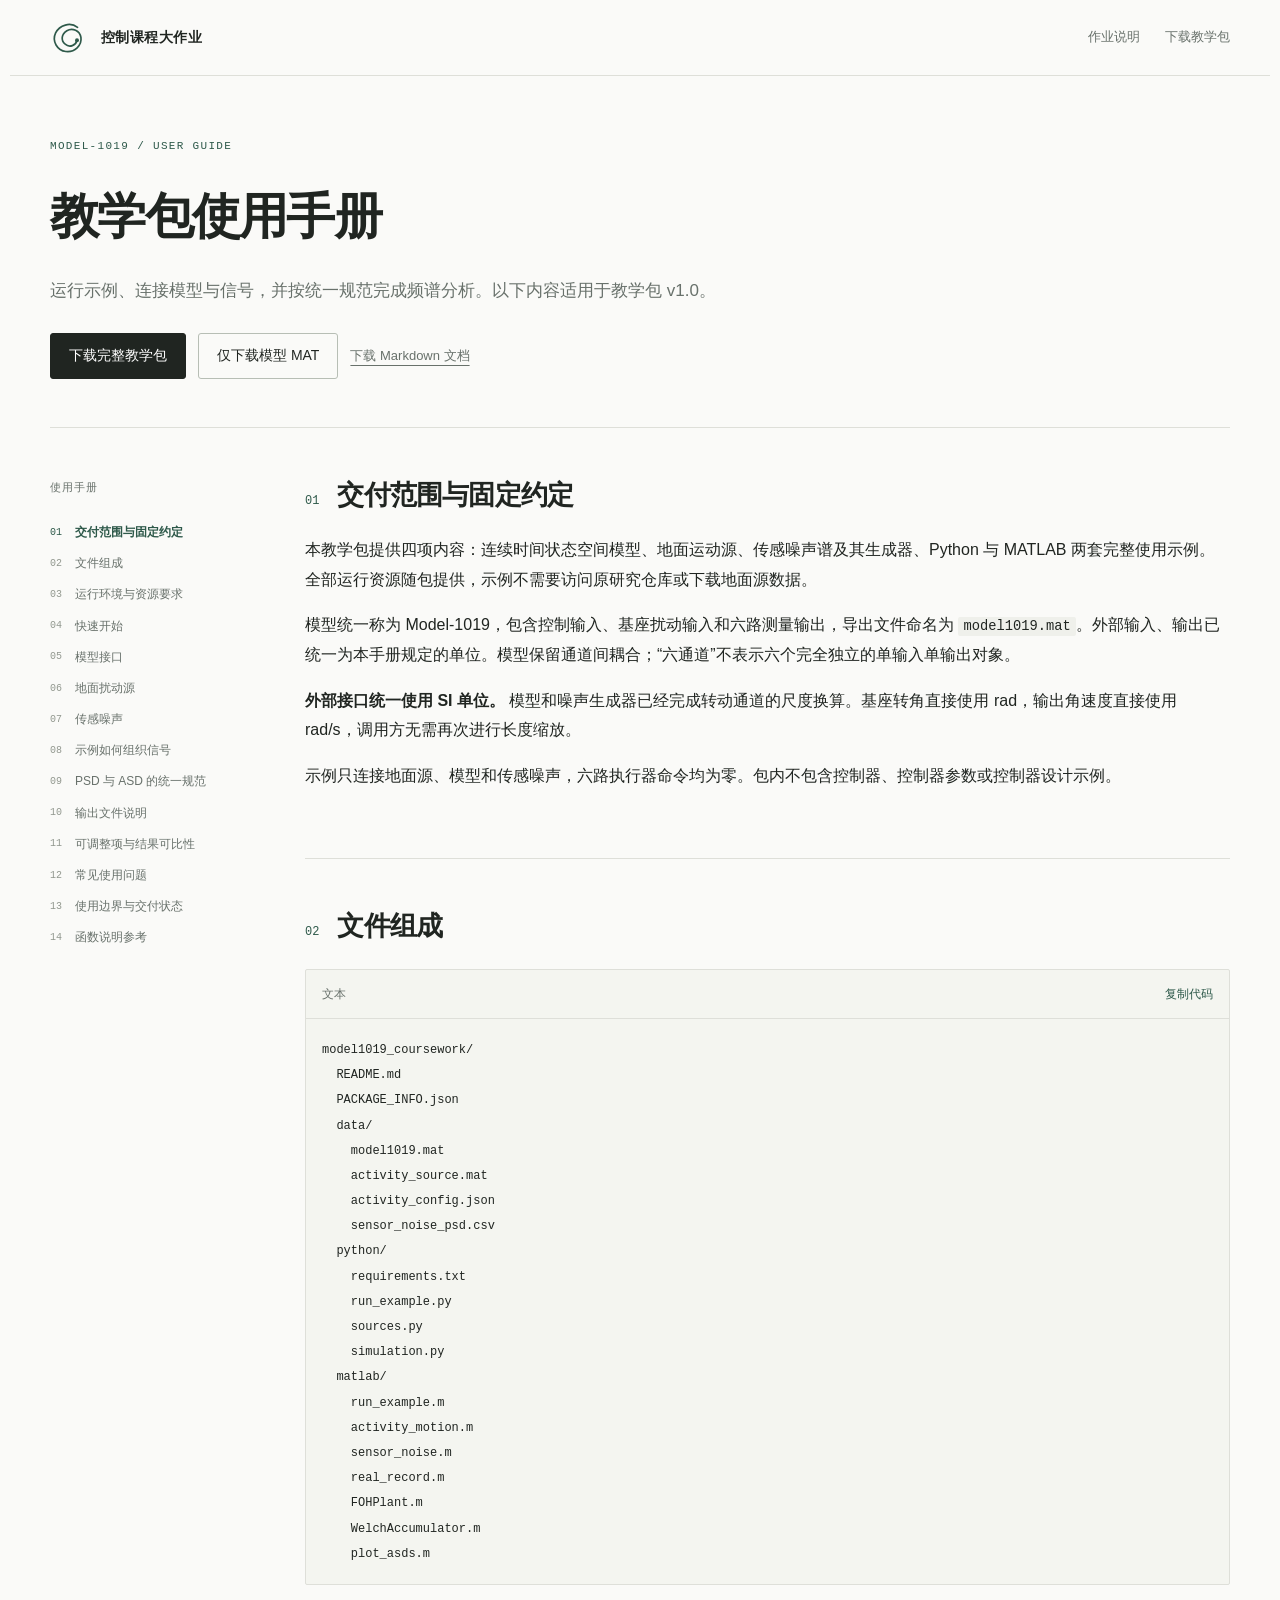
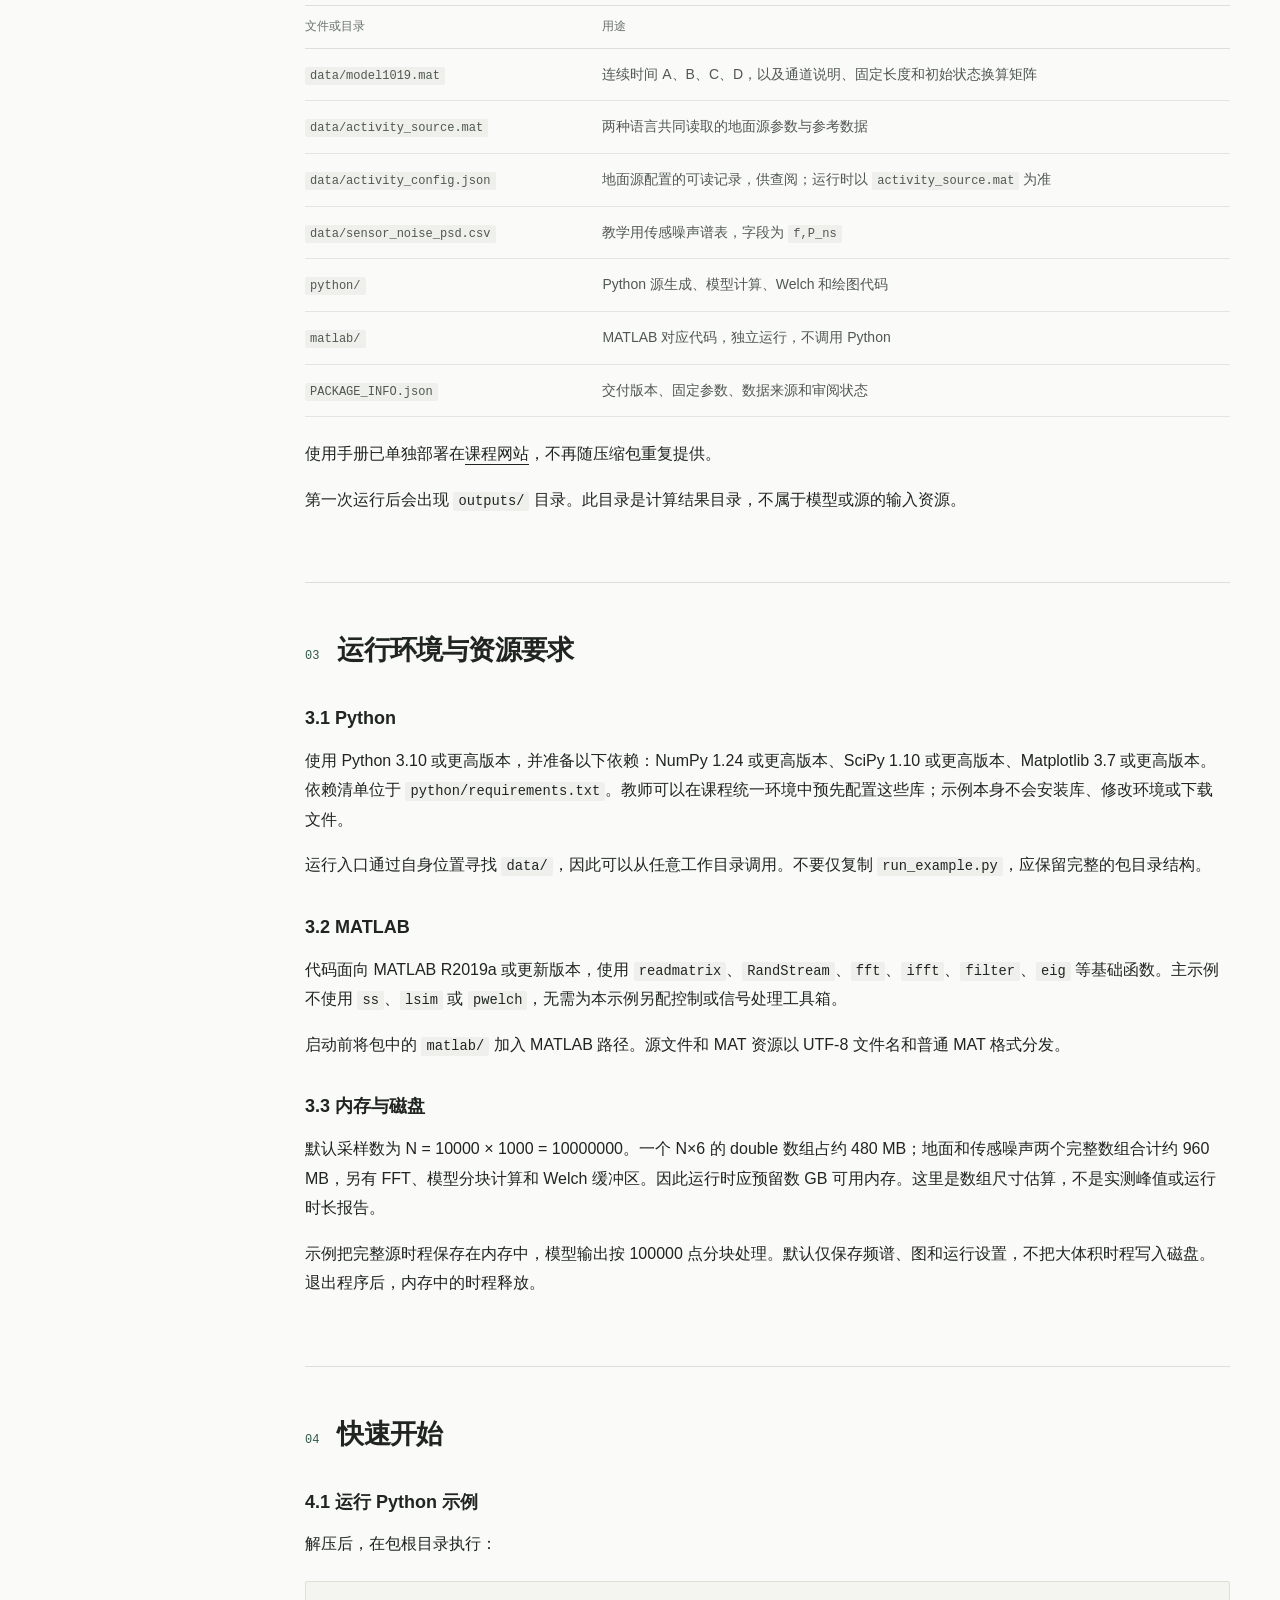
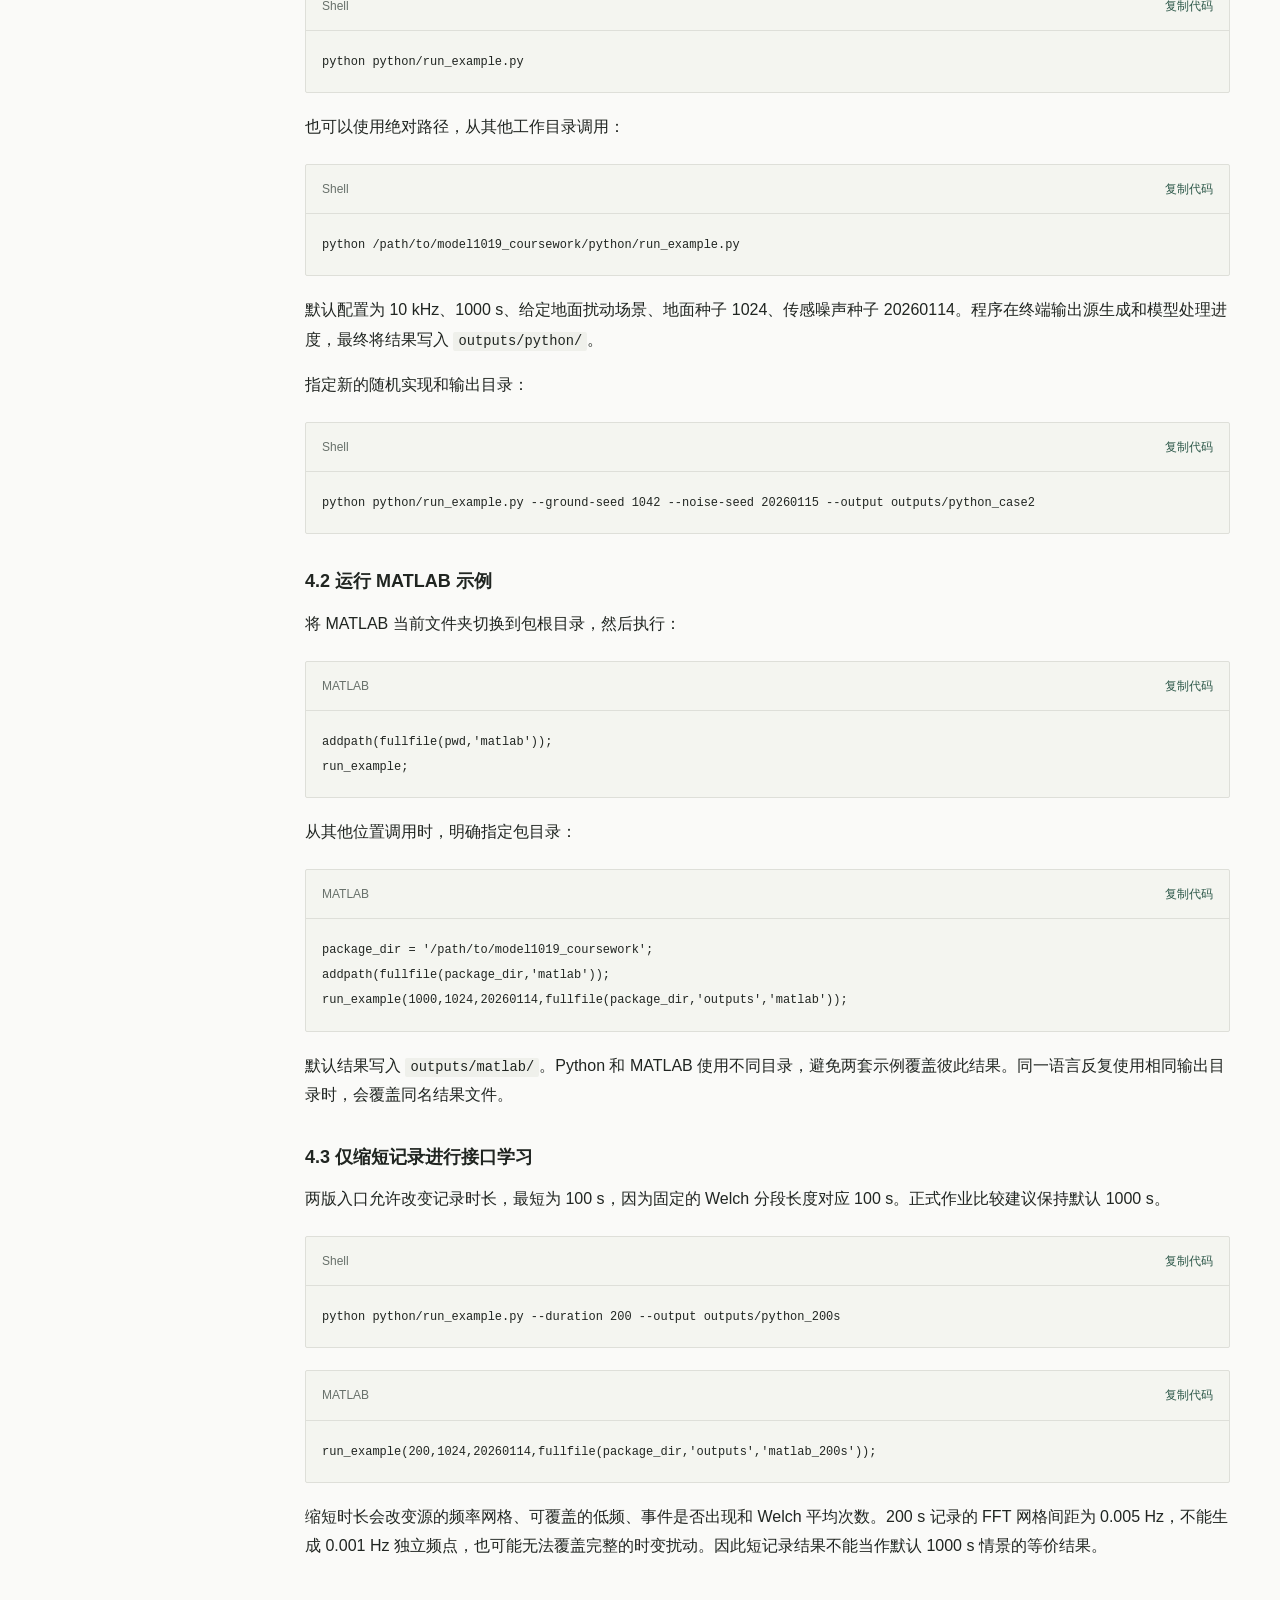
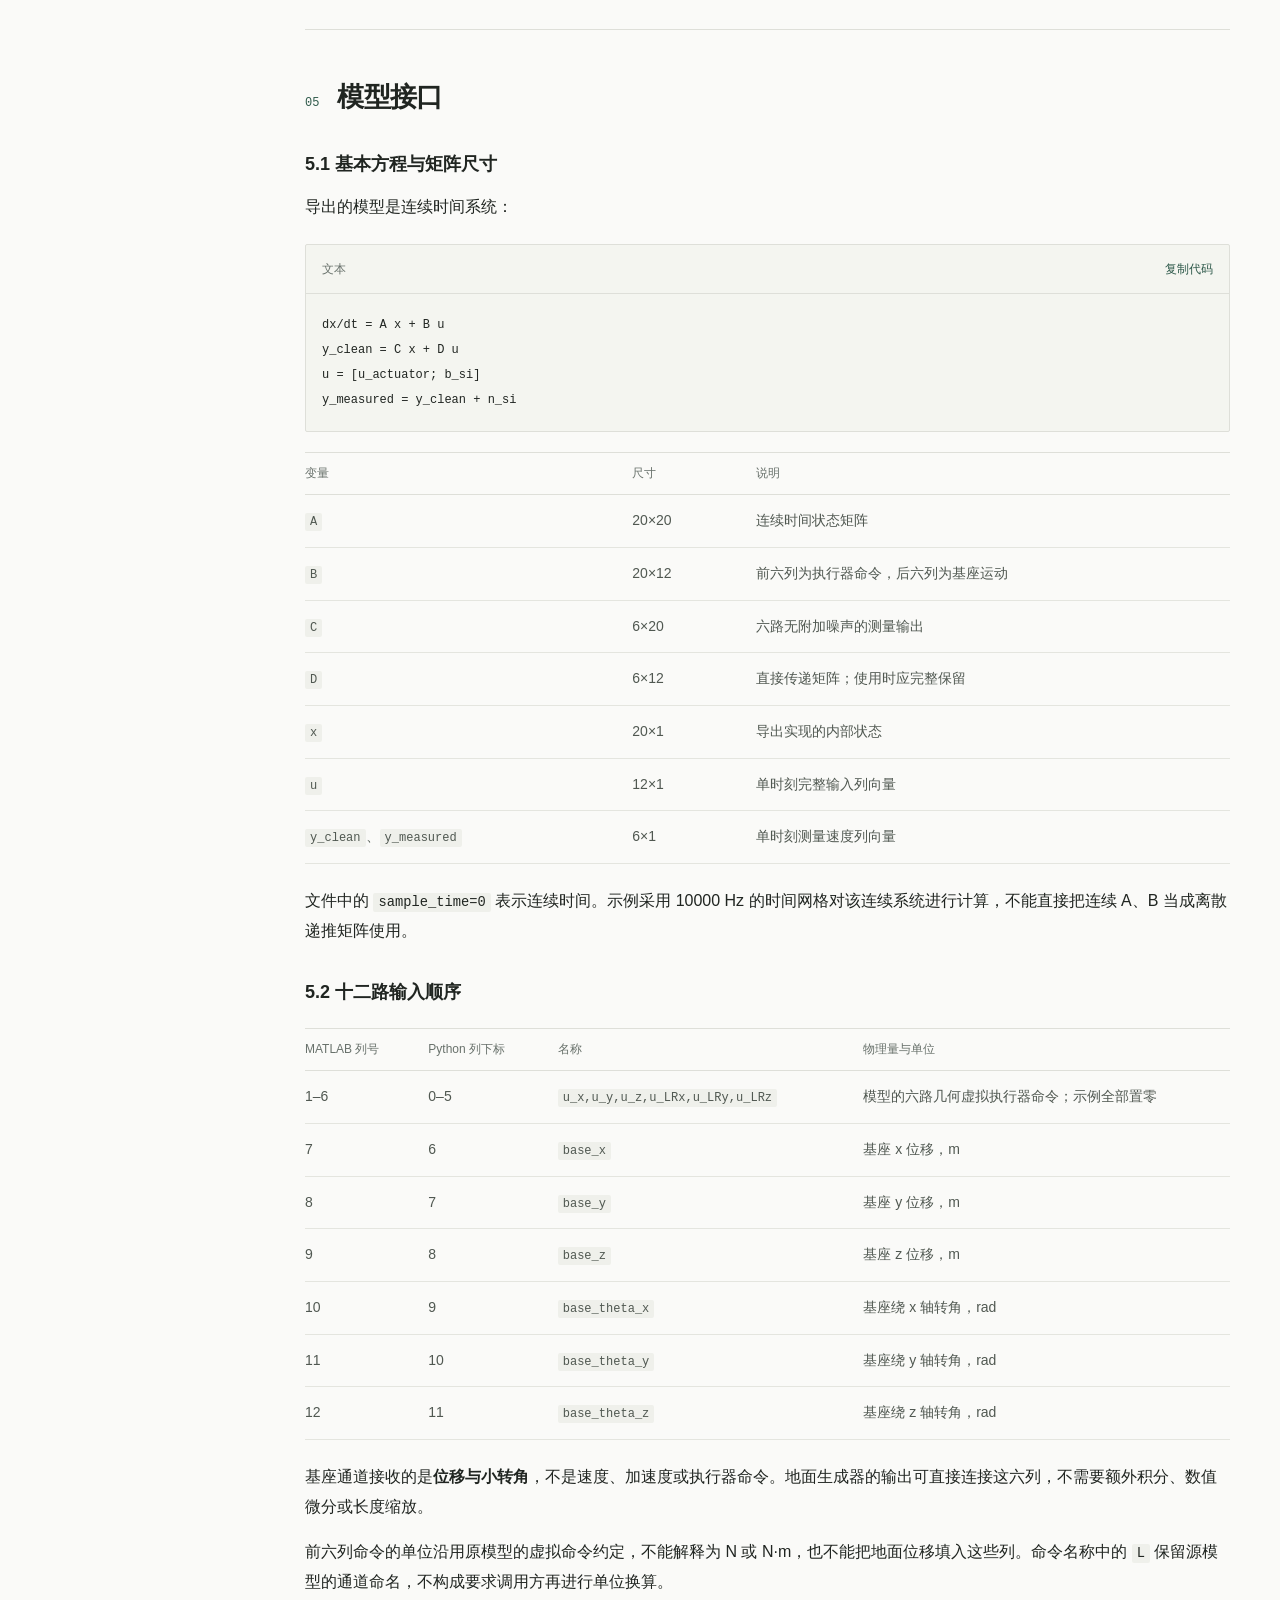
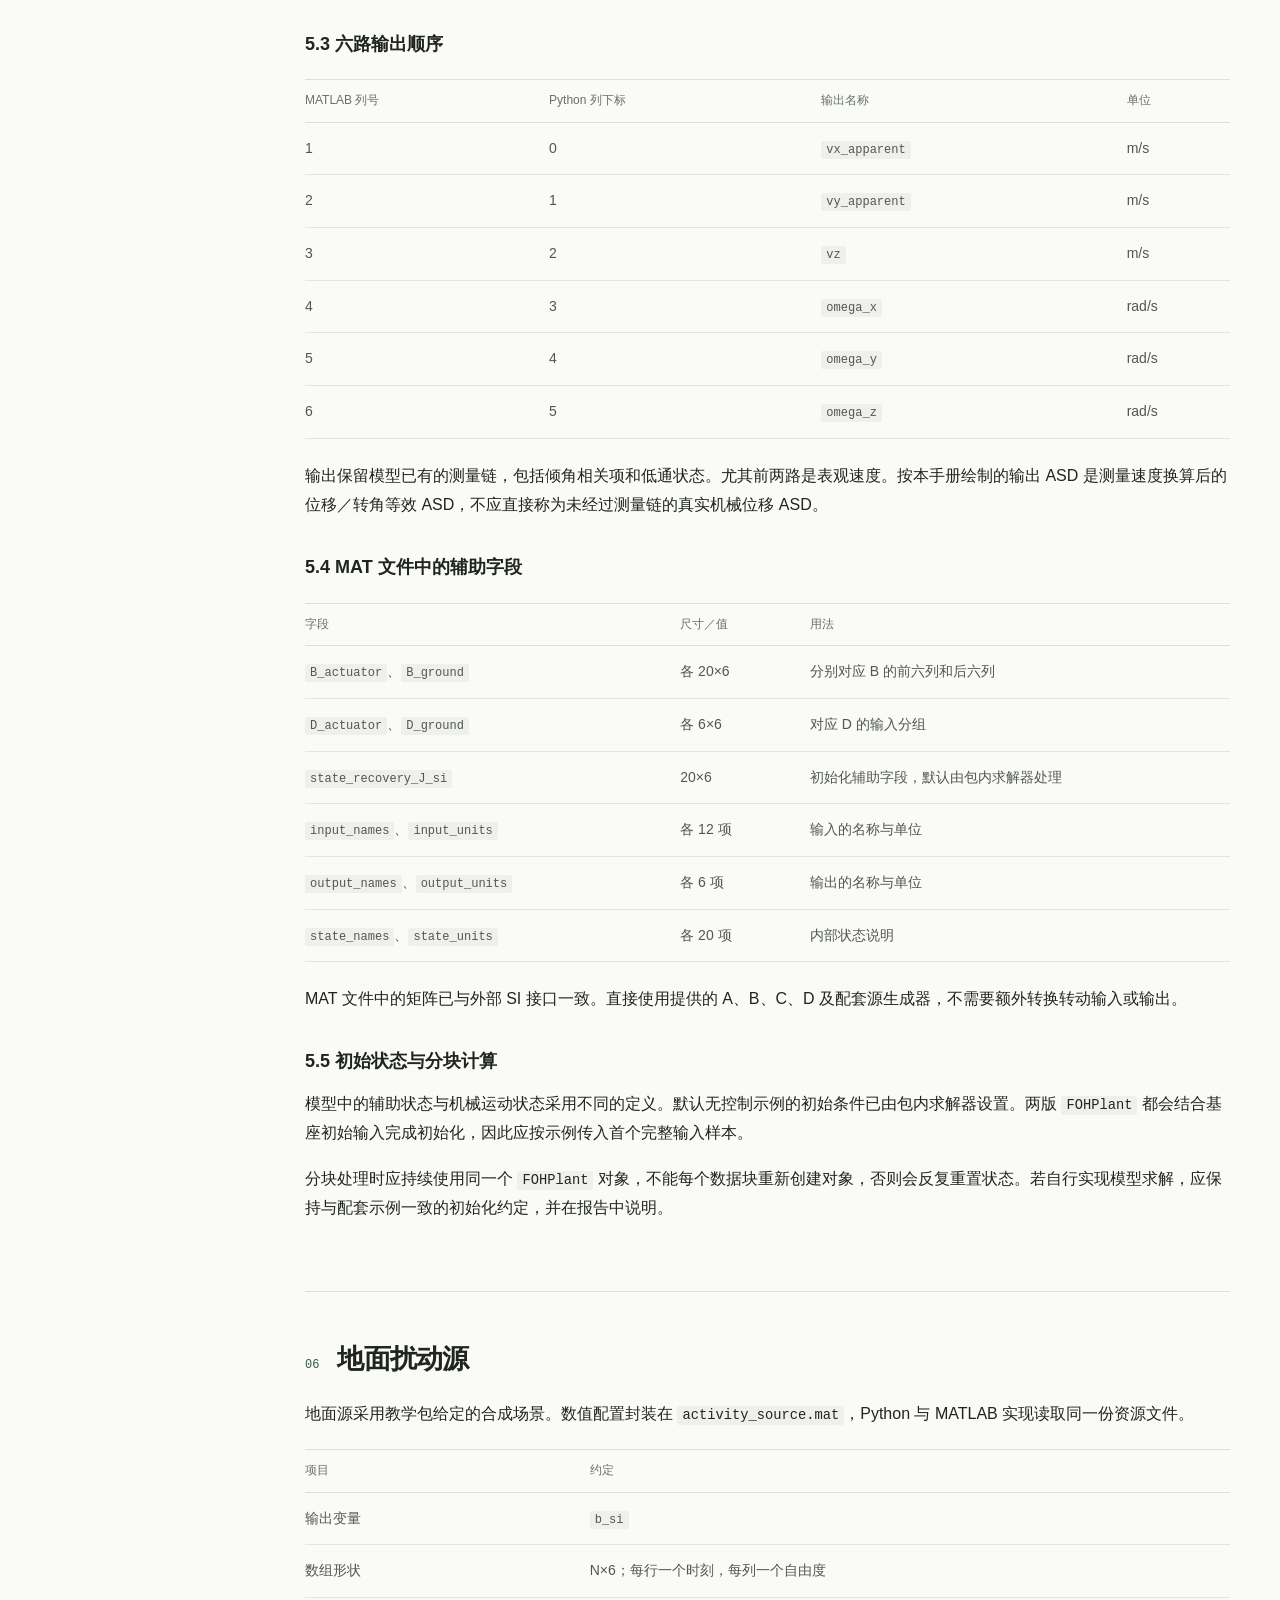
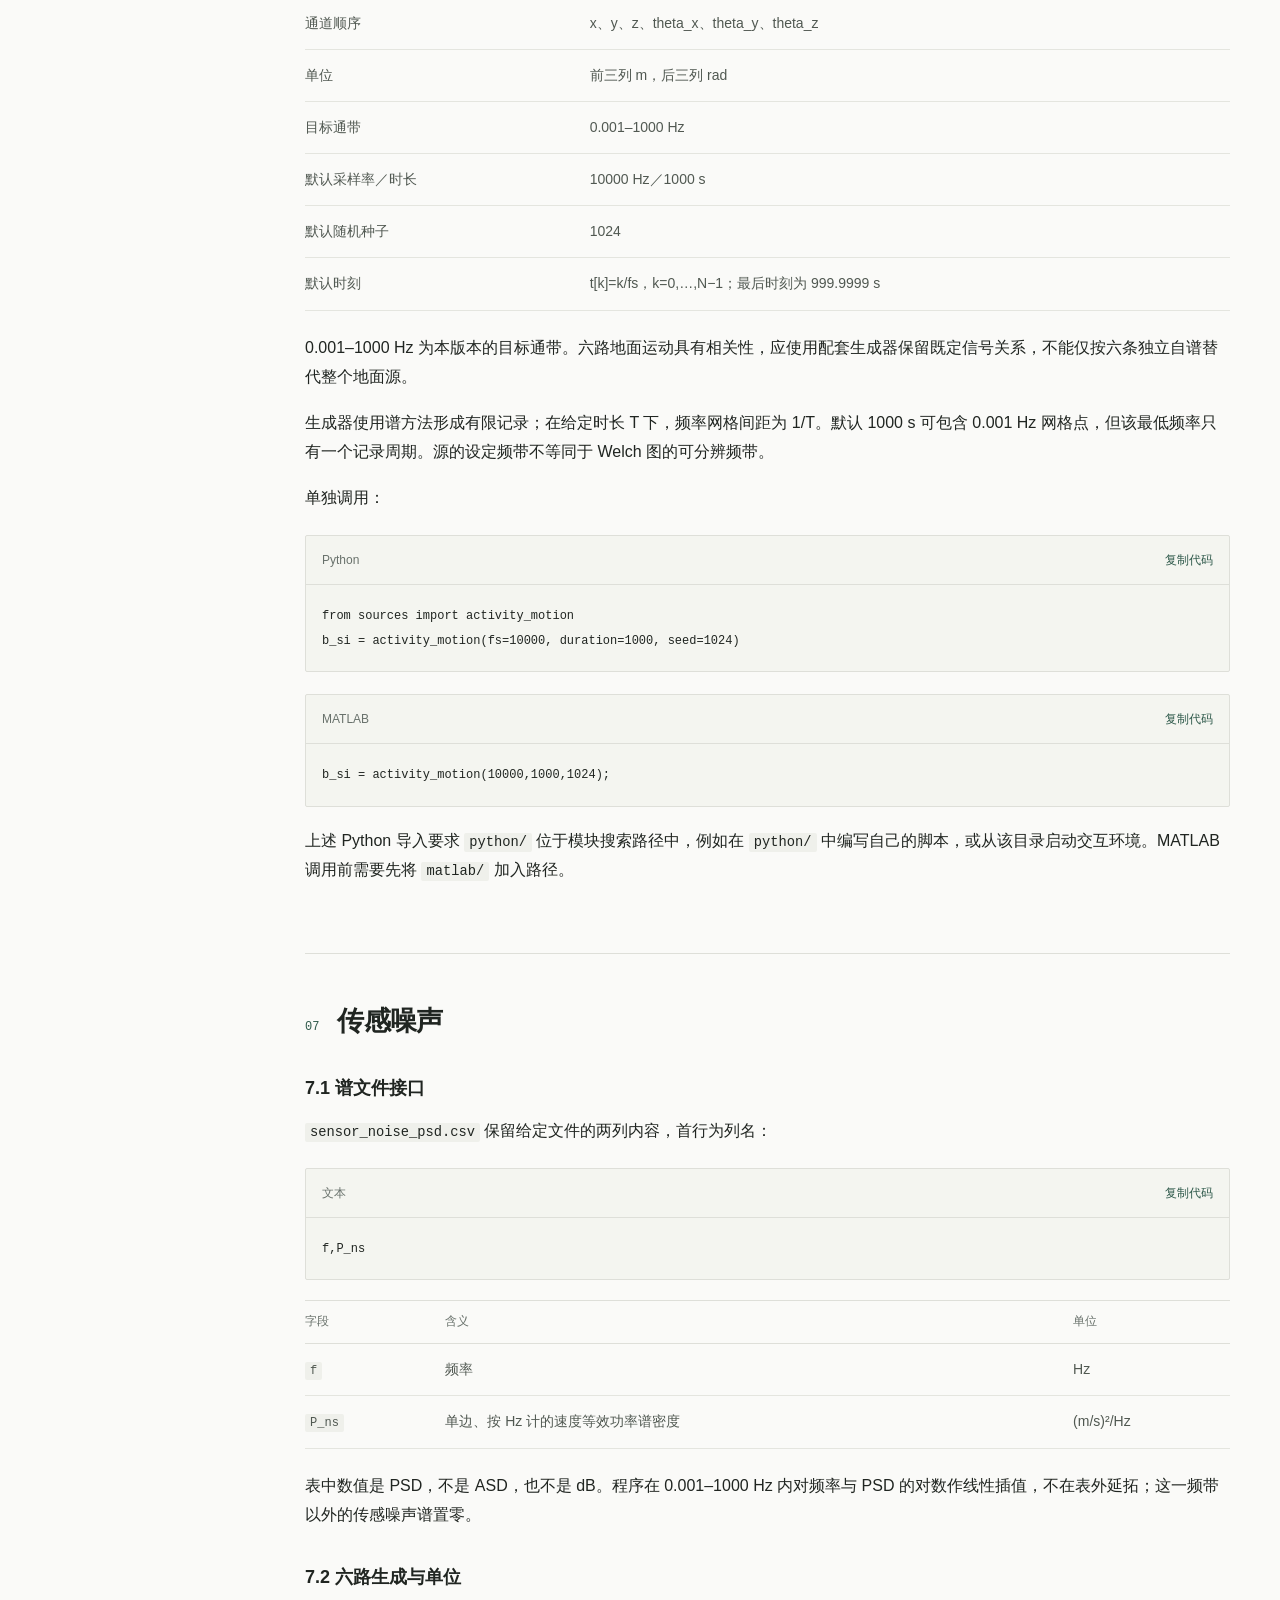
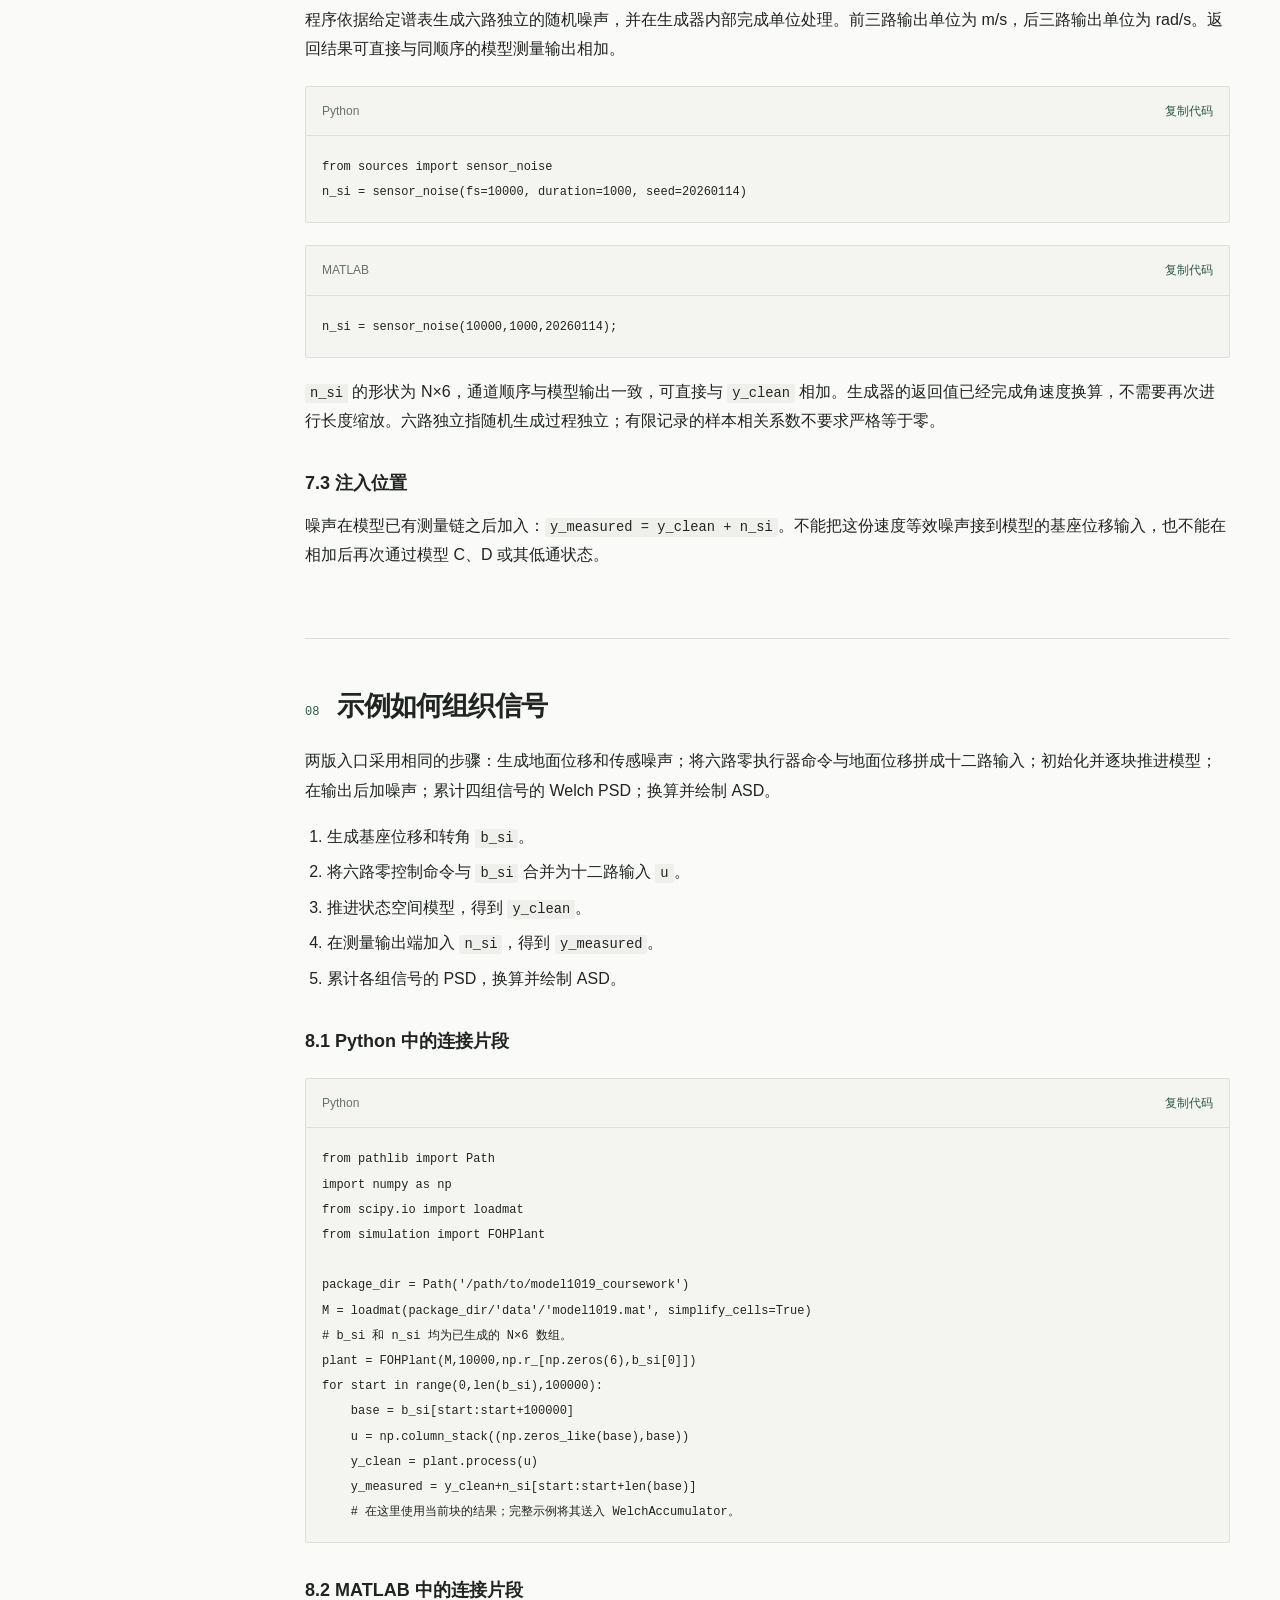
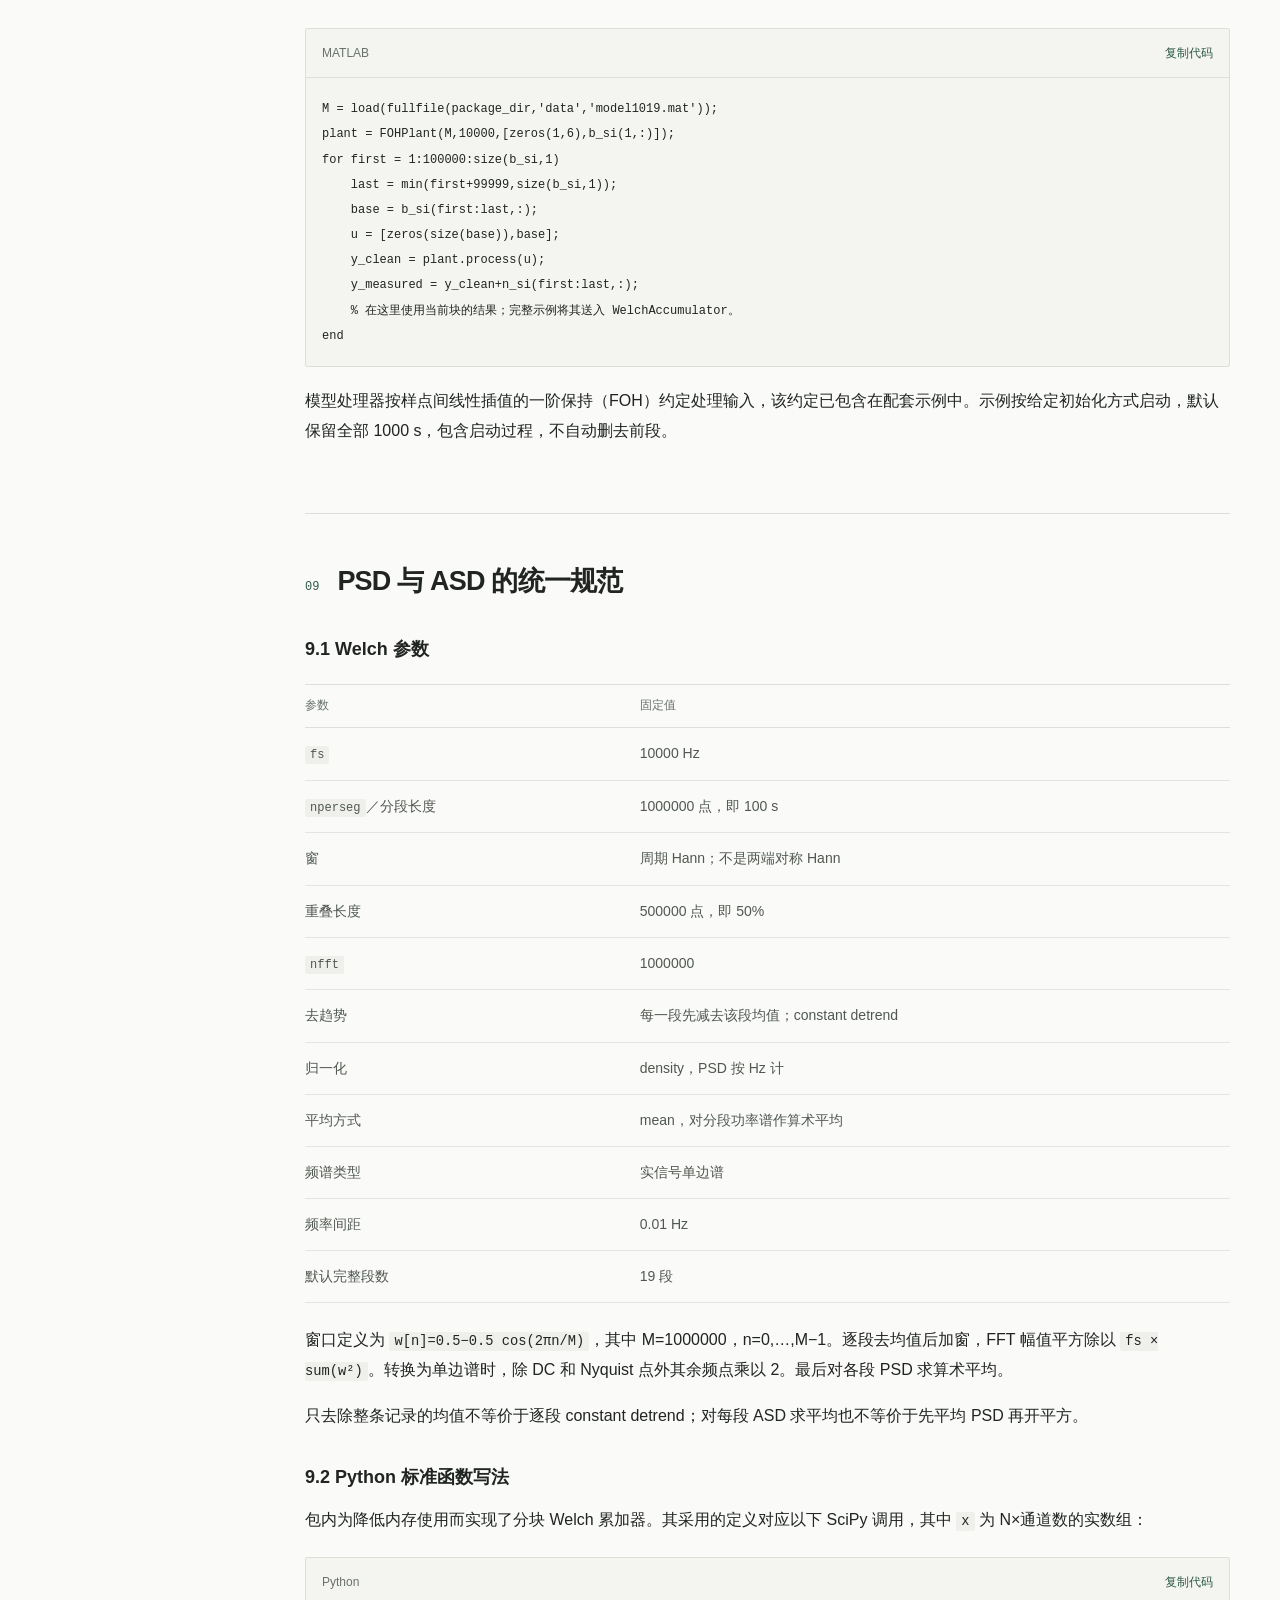
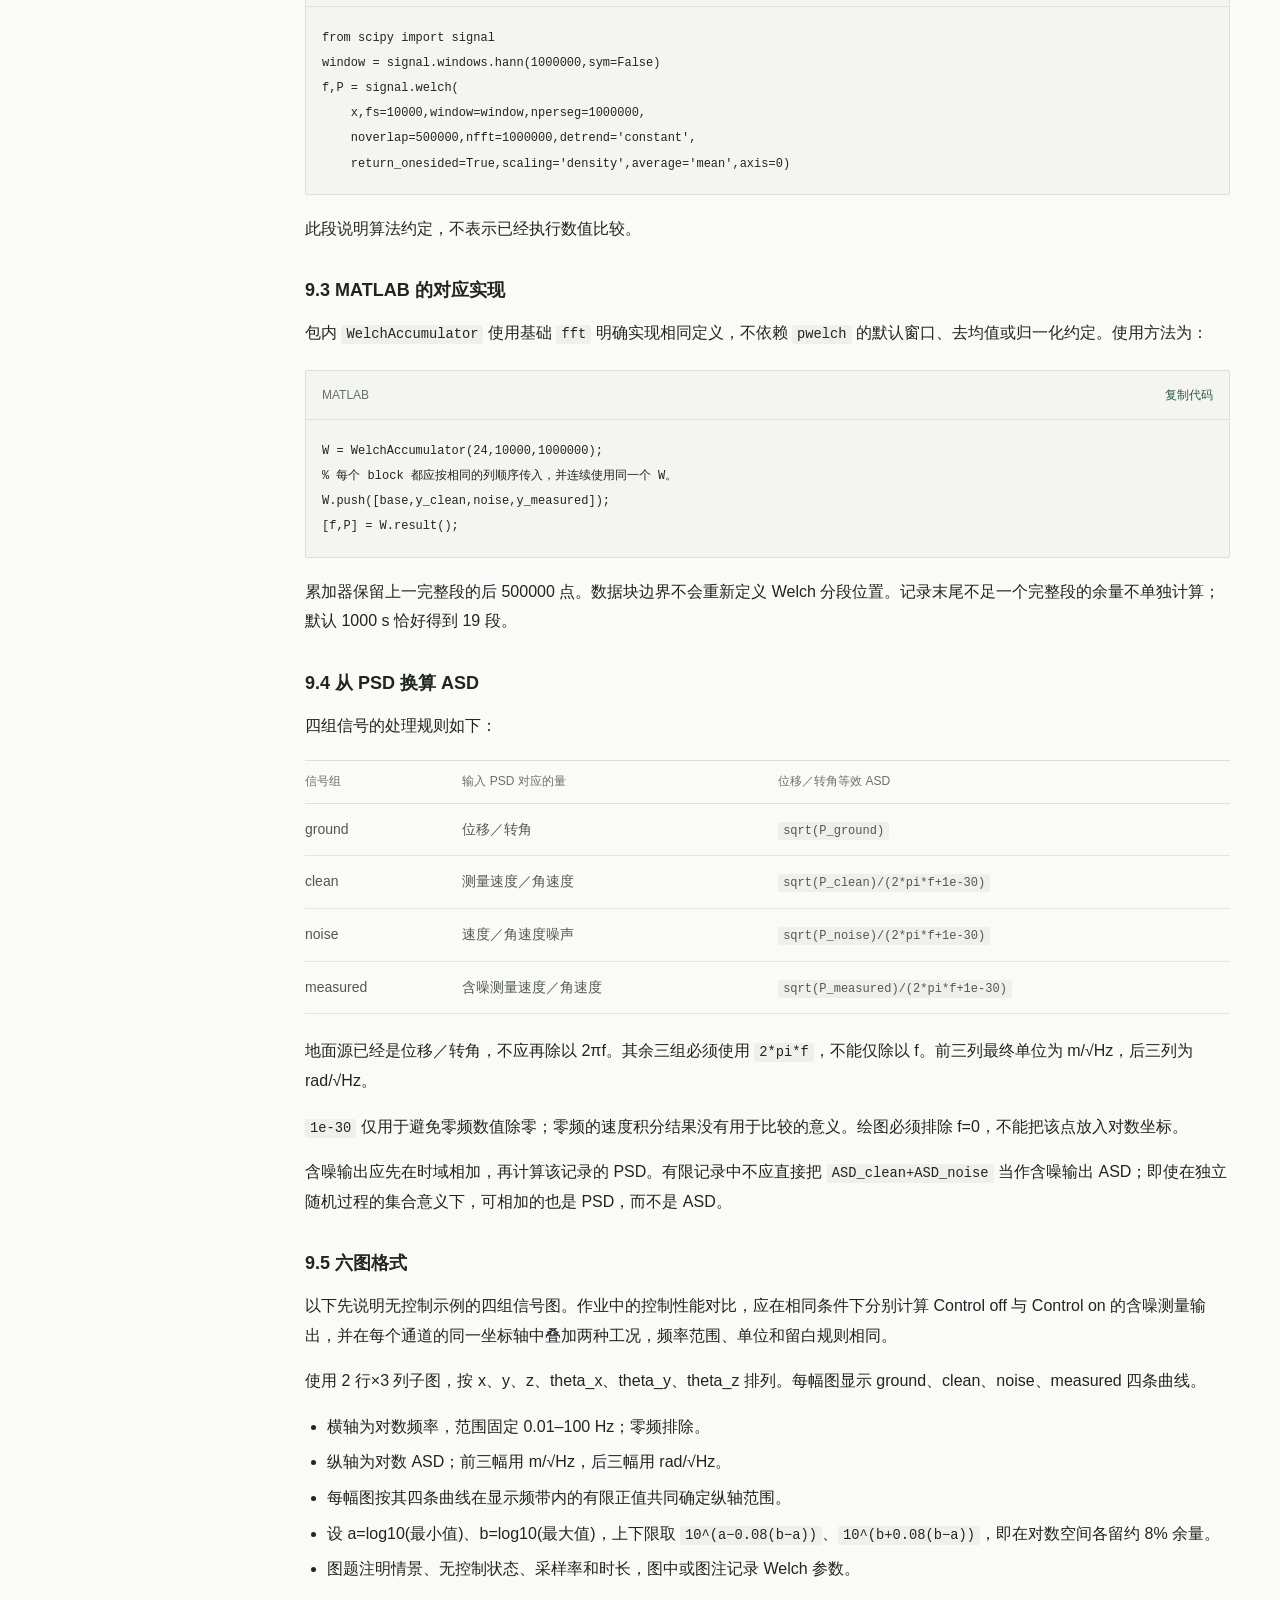
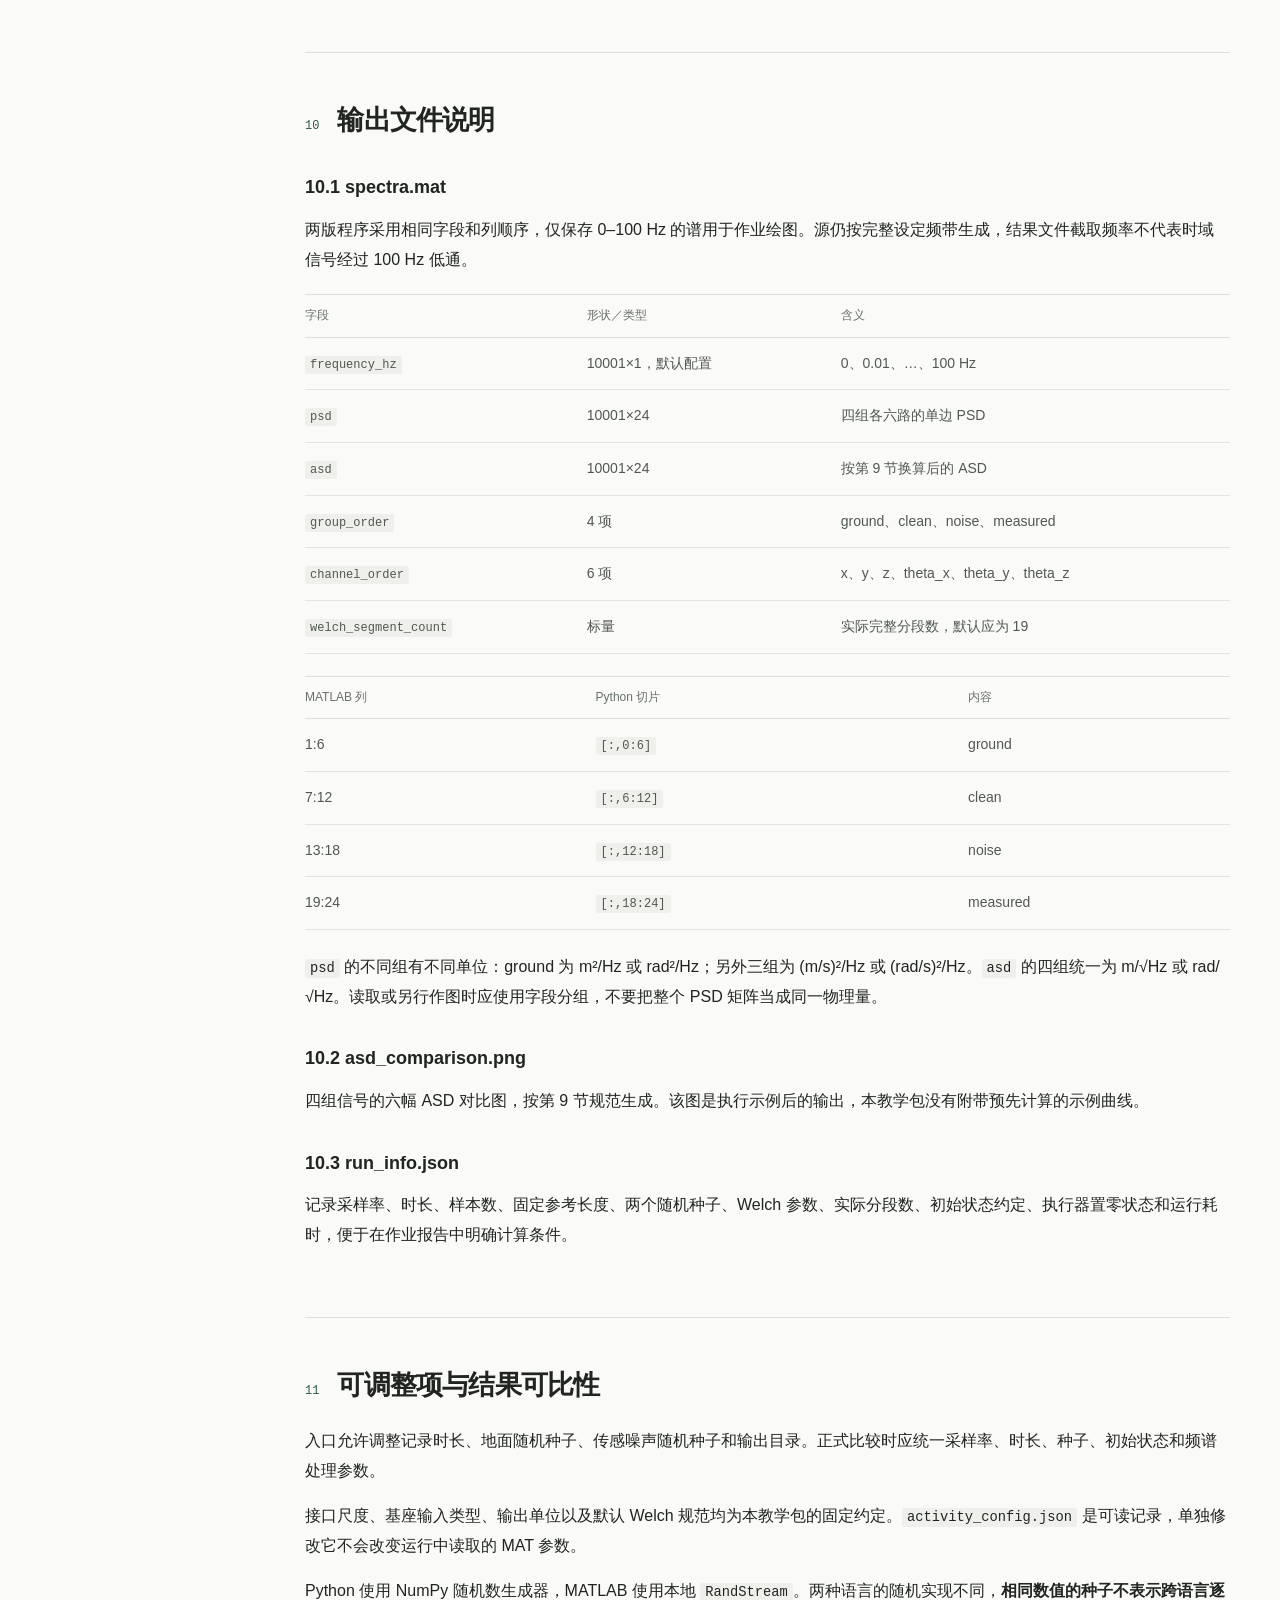
<file: site/docs/USER_GUIDE.html>
<!doctype html><html lang="zh-CN"><head><meta charset="utf-8"><meta name="viewport" content="width=device-width,initial-scale=1"><meta http-equiv="refresh" content="0;url=./"><link rel="canonical" href="https://pifuyuini.github.io/modern-control-project/docs/"><title>教学包使用手册</title></head><body><p><a href="./">阅读 Model-1019 教学包使用手册</a></p></body></html>
</file>
<file: site/styles.css>
:root{--paper:#fafaf8;--ink:#202521;--muted:#68716b;--line:#dedfd9;--accent:#2e594a;--soft:#f0f2ed;--page:1180px;--header:76px}
*{box-sizing:border-box}
html{scroll-behavior:smooth;scroll-padding-top:110px}
body{margin:0;background:var(--paper);color:var(--ink);font:16px/1.85 -apple-system,BlinkMacSystemFont,"Segoe UI","PingFang SC","Hiragino Sans GB","Microsoft YaHei",sans-serif;-webkit-font-smoothing:antialiased}
::selection{background:#dce8dd;color:#153c2c}
a{color:inherit;text-decoration-thickness:1px;text-underline-offset:5px}
button,a{-webkit-tap-highlight-color:transparent}
a:focus-visible,button:focus-visible,[tabindex]:focus-visible{outline:2px solid var(--accent);outline-offset:5px}
button{font:inherit}
.site-header{height:var(--header);max-width:calc(var(--page) + 80px);padding:0 40px;margin:0 auto;display:flex;align-items:center;justify-content:space-between;border-bottom:1px solid var(--line)}
.wordmark{display:flex;align-items:center;gap:15px;text-decoration:none;font-size:14px;font-weight:600;letter-spacing:.03em}
.brand-mark{display:block;width:36px;height:36px;flex-shrink:0}
.header-links{display:flex;align-items:center;gap:25px}
.header-links a{font-size:13px;text-decoration:none;color:var(--muted);padding:8px 0}
.header-links a:hover{color:var(--ink)}
.hero{max-width:var(--page);margin:auto;padding:84px 0 64px}
.eyebrow{font:11px/1.5 ui-monospace,SFMono-Regular,Consolas,monospace;letter-spacing:.12em;color:var(--accent);margin:0 0 28px}
h1{font-size:clamp(38px,4.4vw,61px);font-weight:600;line-height:1.35;letter-spacing:-.035em;margin:0}
h1 span{color:var(--muted);font-weight:400}
.hero-bottom{display:flex;align-items:flex-end;justify-content:space-between;gap:50px;margin-top:26px}
.hero-description{max-width:670px}
.hero-description>p{color:var(--muted);font-size:17px;line-height:1.9;margin:0 0 26px}
.button{display:inline-flex;align-items:center;gap:28px;border:1px solid var(--ink);border-radius:3px;padding:11px 18px;background:var(--ink);color:#fff;font-size:14px;line-height:1.55;font-weight:500;text-decoration:none;transition:background .15s}
.button:hover{background:var(--accent);border-color:var(--accent)}
.button-secondary{background:transparent;color:var(--ink);border-color:#b7beb5}
.button-secondary:hover{background:var(--soft);color:var(--accent);border-color:var(--accent)}
.hero-actions{display:flex;align-items:center;flex-wrap:wrap;gap:12px}
.hero-actions+.download-meta{display:block;margin:12px 0 0}
.text-link{font-size:13px;color:var(--muted)}
.download-meta{display:inline-block;margin-left:15px;color:var(--muted);font:11px/1.5 ui-monospace,SFMono-Regular,Consolas,monospace}
.hero-stats{display:flex;gap:30px;margin:0 0 3px;flex-shrink:0}
.hero-stats div{display:flex;flex-direction:column-reverse;min-width:57px}
.hero-stats dt{color:var(--muted);font-size:12px;margin-top:10px}
.hero-stats dd{margin:0;font:400 35px/1 ui-monospace,SFMono-Regular,Consolas,monospace;letter-spacing:-.07em}
.document-layout{max-width:var(--page);margin:auto;border-top:1px solid var(--line);display:grid;grid-template-columns:185px minmax(0,1fr);column-gap:70px}
.contents{padding-top:49px}
.contents nav{position:sticky;top:34px}
.contents-label{font-size:11px;color:var(--muted);margin:0 0 20px;letter-spacing:.1em}
.contents a{display:flex;align-items:center;gap:13px;font-size:13px;text-decoration:none;color:var(--muted);padding:8px 0;line-height:1.6}
.contents a span{font:10px/1 ui-monospace,SFMono-Regular,Consolas,monospace;color:#92988f}
.contents a:hover,.contents a[aria-current="location"]{color:var(--accent)}
.contents a[aria-current="location"]{font-weight:650}
.contents a[aria-current="location"] span{color:var(--accent)}
.document{min-width:0;padding-bottom:15px}
.document-section{padding:47px 0 52px;border-bottom:1px solid var(--line);scroll-margin-top:0}
.document-section:last-child{border-bottom:0}
.section-heading{display:flex;gap:18px;align-items:baseline;margin-bottom:20px}
.section-number{font:12px/1.6 ui-monospace,SFMono-Regular,Consolas,monospace;color:var(--accent);flex-shrink:0}
h2{font-size:27px;letter-spacing:-.03em;line-height:1.5;font-weight:600;margin:0}
.section-lead{font-size:17px;color:var(--muted);line-height:1.9;margin-bottom:23px}
h3{font-size:18px;font-weight:600;line-height:1.65;margin:33px 0 12px}
p{margin:0 0 16px}
.document p{max-width:100%;text-wrap:pretty}
strong{font-weight:600}
.topic-list{margin:28px 0 30px;border-top:1px solid var(--line)}
.topic{display:grid;grid-template-columns:34px 1fr;column-gap:15px;padding:23px 0;border-bottom:1px solid var(--line)}
.topic-index{font:italic 25px/1.4 Georgia,serif;color:var(--accent)}
.topic h3{margin:0 0 9px;font-size:18px}
.topic p{margin:0;color:#4e5750;font-size:15px}
.note{border-left:2px solid var(--accent);padding:3px 0 3px 20px;margin:26px 0 0}
.note>strong{display:block;font-size:14px;margin-bottom:6px}
.note p{font-size:14px;color:var(--muted);margin:0}
.table-scroll{overflow-x:auto;margin:20px 0 22px;scrollbar-width:thin}
table{width:100%;border-collapse:collapse;text-align:left;font-size:14px;line-height:1.8}
th,td{padding:13px 14px;border-bottom:1px solid #e4e5df;vertical-align:top}
th:first-child,td:first-child{padding-left:0}
th:last-child,td:last-child{padding-right:0}
thead th{font-weight:500;color:var(--muted);font-size:12px;border-top:1px solid var(--line);border-bottom:1px solid var(--line);padding-top:10px;padding-bottom:10px;white-space:nowrap}
tbody th{font-weight:500}
td{color:#505851}
.channel-table{font-size:13px;min-width:560px}
.channel-table th:first-child{width:58px}
.channel-table td:last-child{white-space:nowrap}
.group-start td,.group-start th{border-top:1px solid #a9afa8}
code{font-family:ui-monospace,SFMono-Regular,Consolas,"Liberation Mono",monospace;font-size:.86em;background:#eff0eb;padding:2px 5px;border-radius:2px;overflow-wrap:anywhere}
.channel-table code{background:none;padding:0;font-size:12px}
.equation{padding:25px 32px;background:var(--soft);border-radius:2px;margin:25px 0;font:24px/1.65 "Times New Roman",serif;letter-spacing:.015em}
.equation>div+div{margin-top:3px}
.math-variable{font-style:italic}
.equation sub{font-size:55%;letter-spacing:0}
.equation p{font:12px/1.8 -apple-system,BlinkMacSystemFont,"PingFang SC",sans-serif;color:var(--muted);margin:14px 0 0;letter-spacing:0}
.asd-equation{display:flex;justify-content:center;gap:8px;align-items:center;padding:25px 20px;font-size:22px}
.fraction{display:inline-flex;flex-direction:column;text-align:center;line-height:1.5}
.fraction>span:first-child{padding:0 12px 4px;border-bottom:1px solid #6f7770}
.fraction>span:last-child{padding:3px 8px 0}
.fraction sup{font-size:60%}
.system-figure{margin:26px 0 24px;border:1px solid var(--line);background:#fff;padding:16px 8px 0}
.system-figure img{display:block;width:100%;height:auto}
figcaption{color:var(--muted);font-size:12px;line-height:1.7;padding:13px 15px 15px;border-top:1px solid #eeeeea;margin-top:4px}
.task-list{list-style:none;counter-reset:task;padding:0;margin:28px 0}
.task-list>li{counter-increment:task;position:relative;padding:22px 0 24px 42px;border-top:1px solid var(--line)}
.task-list>li:last-child{border-bottom:1px solid var(--line)}
.task-list>li::before{content:counter(task,decimal-leading-zero);position:absolute;left:0;top:28px;font:12px/1 ui-monospace,SFMono-Regular,Consolas,monospace;color:var(--accent)}
.task-list h3{margin:0 0 10px}
.task-list p:last-child{margin-bottom:0}
.task-list p{font-size:15px}
.prose-list{padding-left:20px;margin:12px 0 24px}
.prose-list li{padding-left:5px;margin-bottom:10px}
.prose-list li::marker{color:var(--accent)}
.download-row{display:flex;justify-content:space-between;align-items:center;gap:24px;border-top:1px solid var(--line);border-bottom:1px solid var(--line);padding:24px 0;margin:28px 0}
.download-row h3{margin:0 0 5px}
.download-row p{font:12px/1.6 ui-monospace,SFMono-Regular,Consolas,monospace;color:var(--muted);margin:0}
.download-row .button{flex-shrink:0}
.command{border:1px solid var(--line);border-radius:2px;background:#f4f5f0;margin-top:22px}
.command-header{display:flex;justify-content:space-between;align-items:center;padding:9px 16px;border-bottom:1px solid var(--line);font-size:12px;color:var(--muted)}
.copy-button{background:none;border:0;font-size:12px;cursor:pointer;color:var(--accent);padding:4px 0;min-width:56px;text-align:right}
.copy-button:hover{text-decoration:underline;text-underline-offset:4px}
pre{margin:0;padding:18px 16px;overflow-x:auto;font-size:14px;line-height:1.8}
pre code{background:none;padding:0;white-space:pre;font-size:inherit}
.small-text{font-size:13px;color:var(--muted);margin-top:10px!important}
.guide-hero{padding:62px 0 48px}
.guide-hero h1{font-size:clamp(34px,4vw,49px)}
.guide-hero .hero-description{max-width:760px}
.guide-page .contents nav{max-height:calc(100vh - 65px);overflow-y:auto;scrollbar-width:thin;padding-right:8px}
.guide-page .contents a{font-size:12px;padding:6px 0}
.guide-document h4{font-size:15px;font-weight:600;margin:25px 0 10px}
.guide-document table{min-width:540px}
.guide-document td code,.guide-document th code{overflow-wrap:anywhere}
.guide-document pre code{font-size:12px}
.guide-document ul,.guide-document ol{padding-left:22px}
.guide-document li{margin-bottom:6px}
.guide-document .command{margin-bottom:19px}
.model-download{margin-top:-1px;border-top:0}
.site-footer{max-width:var(--page);margin:0 auto;padding:25px 0 35px;border-top:1px solid var(--line);display:flex;align-items:center;justify-content:space-between;color:var(--muted);font-size:12px}
.site-footer>div{display:flex;gap:26px}
.site-footer a{text-decoration:none}
.site-footer a:hover{color:var(--accent)}
.sr-only{position:absolute;width:1px;height:1px;padding:0;margin:-1px;overflow:hidden;clip:rect(0,0,0,0);white-space:nowrap;border:0}
.skip-link{position:fixed;top:8px;left:8px;z-index:100;padding:10px 18px;background:var(--ink);color:#fff;transform:translateY(-150%)}
.skip-link:focus{transform:translateY(0)}
@media(min-width:1440px){:root{--page:1220px}.hero{padding-top:100px;padding-bottom:76px}.document-layout{grid-template-columns:190px minmax(0,1fr);column-gap:85px}}
@media(max-width:1270px){.hero,.document-layout,.site-footer{margin-left:40px;margin-right:40px}.document-layout{column-gap:45px;grid-template-columns:170px minmax(0,1fr)}}
@media(max-width:950px){.hero-bottom{align-items:flex-start;gap:24px}.hero-description{max-width:540px}.hero-stats{gap:16px}.hero-stats dd{font-size:30px}.hero-stats div{min-width:42px}.document-layout{grid-template-columns:145px minmax(0,1fr);column-gap:30px}.contents a{font-size:12px;gap:9px}h2{font-size:24px}body{font-size:15px}}
@media(max-width:760px){:root{--header:66px}.site-header{padding:0 22px}.hero,.document-layout,.site-footer{margin-left:22px;margin-right:22px}.hero{padding:54px 0 40px}.eyebrow{font-size:10px;margin-bottom:22px}h1{font-size:clamp(30px,5.8vw,43px);line-height:1.4;letter-spacing:-.04em}.hero-bottom{flex-direction:column;gap:30px;margin-top:22px}.hero-description>p{font-size:15px}.hero-stats{gap:36px;width:100%;border-top:1px solid var(--line);padding-top:23px}.hero-stats div{flex-direction:row;align-items:baseline;gap:12px}.hero-stats dd{font-size:27px}.hero-stats dt{margin:0}.document-layout{display:block}.contents{padding:18px 0 16px;border-bottom:1px solid var(--line)}.contents nav{position:static;display:flex;overflow-x:auto;gap:20px;padding-bottom:4px;scrollbar-width:thin}.contents-label{display:none}.contents a{white-space:nowrap;font-size:12px;gap:6px;padding:6px 0}.document-section{padding:35px 0 38px}.section-heading{gap:12px;margin-bottom:17px}h2{font-size:23px;letter-spacing:-.04em}.section-lead{font-size:16px}h3{margin-top:29px;font-size:17px}.topic{column-gap:8px;grid-template-columns:28px 1fr}.topic p{font-size:14px}.note{padding-left:15px}.table-scroll{margin:19px 0}table{font-size:13px}th,td{padding:11px 10px}.equation{padding:21px 20px;font-size:22px}.task-list>li{padding-left:33px}.task-list p{font-size:14px}.system-figure{padding:10px 0 0;overflow-x:auto}.system-figure img{min-width:610px;max-width:none}.system-figure figcaption{min-width:610px;font-size:11px}.site-footer{padding-top:22px;gap:15px;align-items:flex-start}.site-footer>div{gap:14px}.download-meta{font-size:10px;margin-left:10px}.download-row{gap:14px}.download-row h3{font-size:16px}.download-row .button{font-size:12px;padding:10px 12px;gap:14px}html{scroll-padding-top:24px}}
@media(max-width:760px){.header-links{gap:16px}.header-links a{font-size:12px}.guide-hero{padding-top:44px}.guide-page .contents nav{max-height:none;padding-right:0}.guide-page .contents a{font-size:12px}.guide-hero .hero-actions{gap:10px}.hero-actions .button{font-size:13px;padding:10px 14px}.hero-actions .text-link{flex-basis:100%;margin-top:3px}.guide-document pre code{font-size:12px}.site-footer>div{flex-wrap:wrap;row-gap:10px}}
@media(max-width:400px){.hero,.document-layout,.site-footer{margin-left:18px;margin-right:18px}.site-header{padding:0 18px}.wordmark{gap:9px;font-size:12px}.brand-mark{width:30px;height:30px}.header-links{gap:12px}.header-links a{font-size:11px}h1{font-size:29px}.hero-stats{gap:25px}.download-meta{display:block;margin:11px 0 0}.site-footer{flex-direction:column}.section-heading{gap:10px}h2{font-size:21px}}
@media(prefers-reduced-motion:reduce){html{scroll-behavior:auto}*{transition:none!important}}
@media print{body{background:#fff;font-size:11pt;line-height:1.65}.site-header,.contents,.hero .button,.download-meta,.copy-button,.site-footer,.skip-link{display:none}.hero,.document-layout{margin:0;max-width:none;display:block}.hero{padding:0 0 20px}.hero-bottom{display:block}.hero-stats{margin-top:15px;gap:35px}.hero-stats dd{font-size:25px}h1{font-size:30pt}.document-section{padding:25px 0;break-inside:auto}.section-heading,h3{break-after:avoid}.table-scroll{overflow:visible}thead{display:table-header-group}tr,.note,.equation,.system-figure{break-inside:avoid}.channel-table{min-width:0}.system-figure img{min-width:0;max-width:100%}.system-figure figcaption{min-width:0}.download-row .button{color:#222;background:none;border:0}.button{padding:0}a{text-decoration:none}pre{white-space:pre-wrap}p{orphans:3;widows:3}}
</file>
